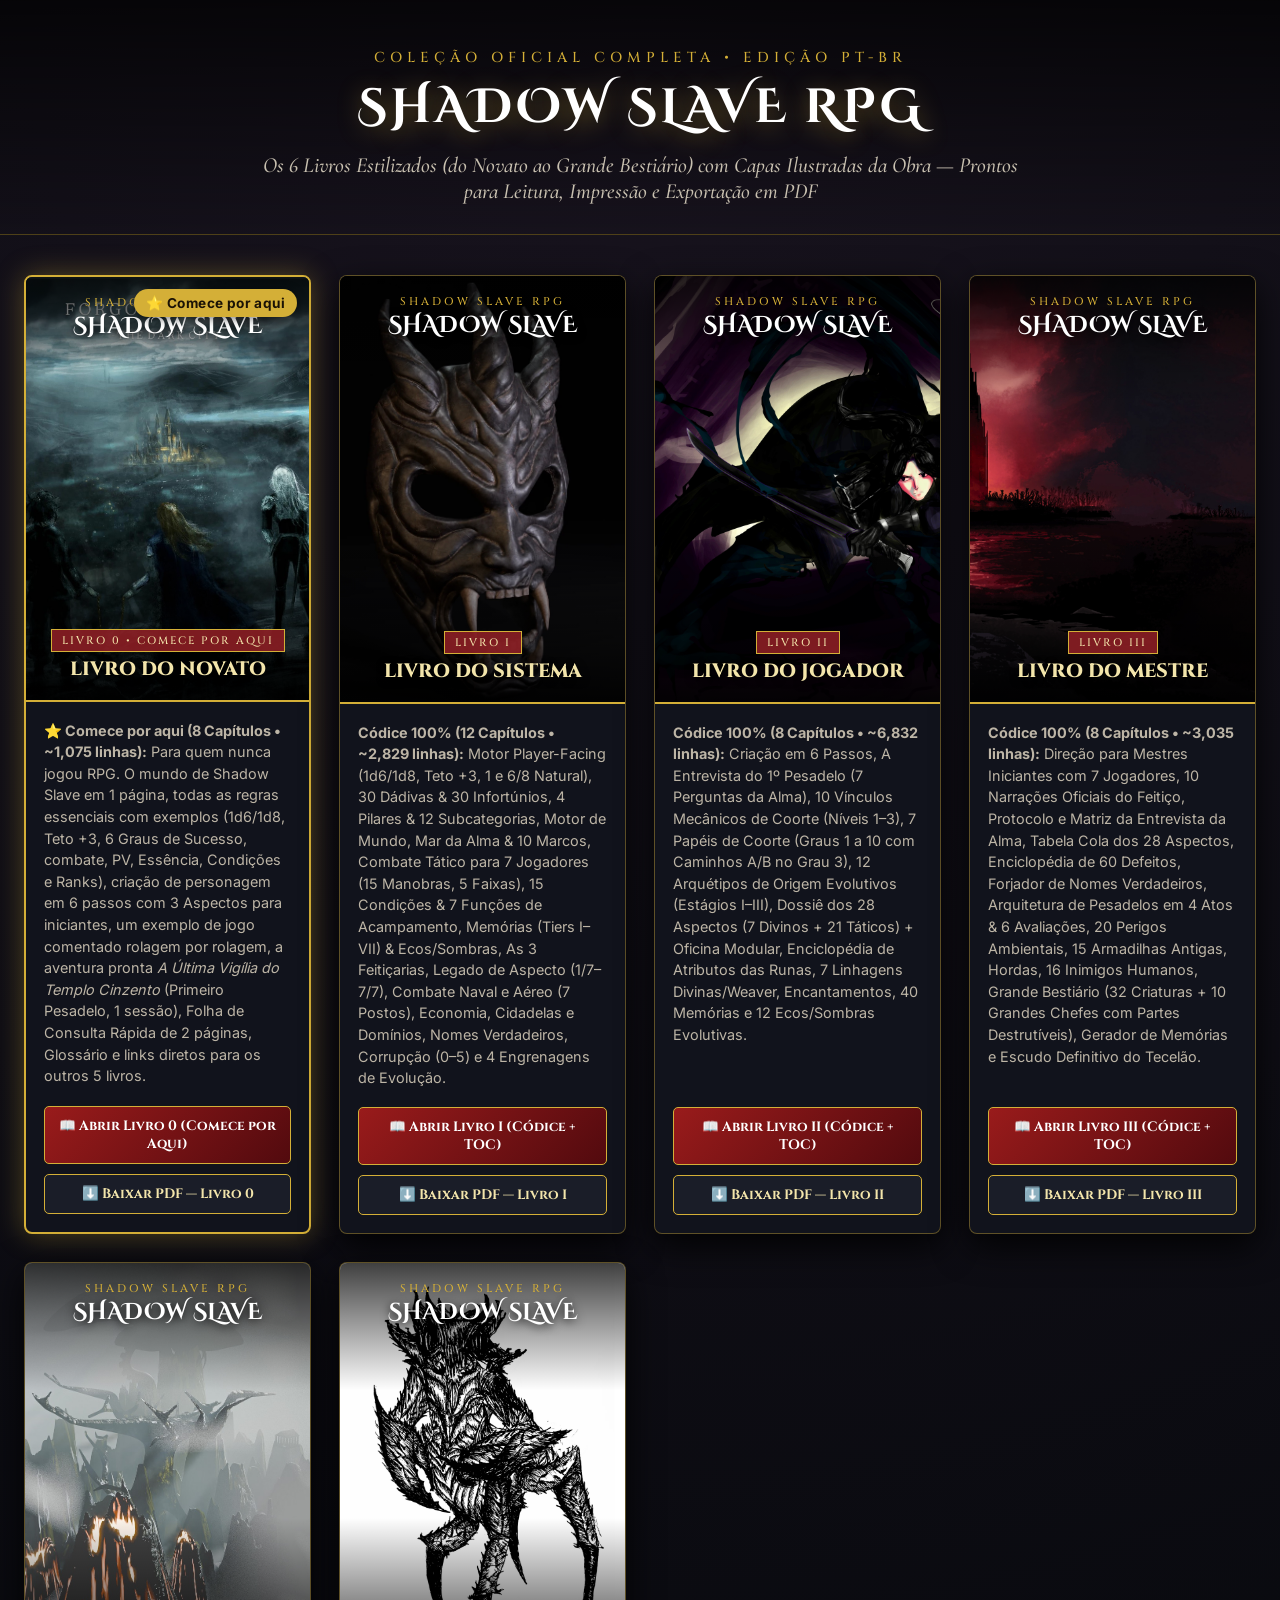
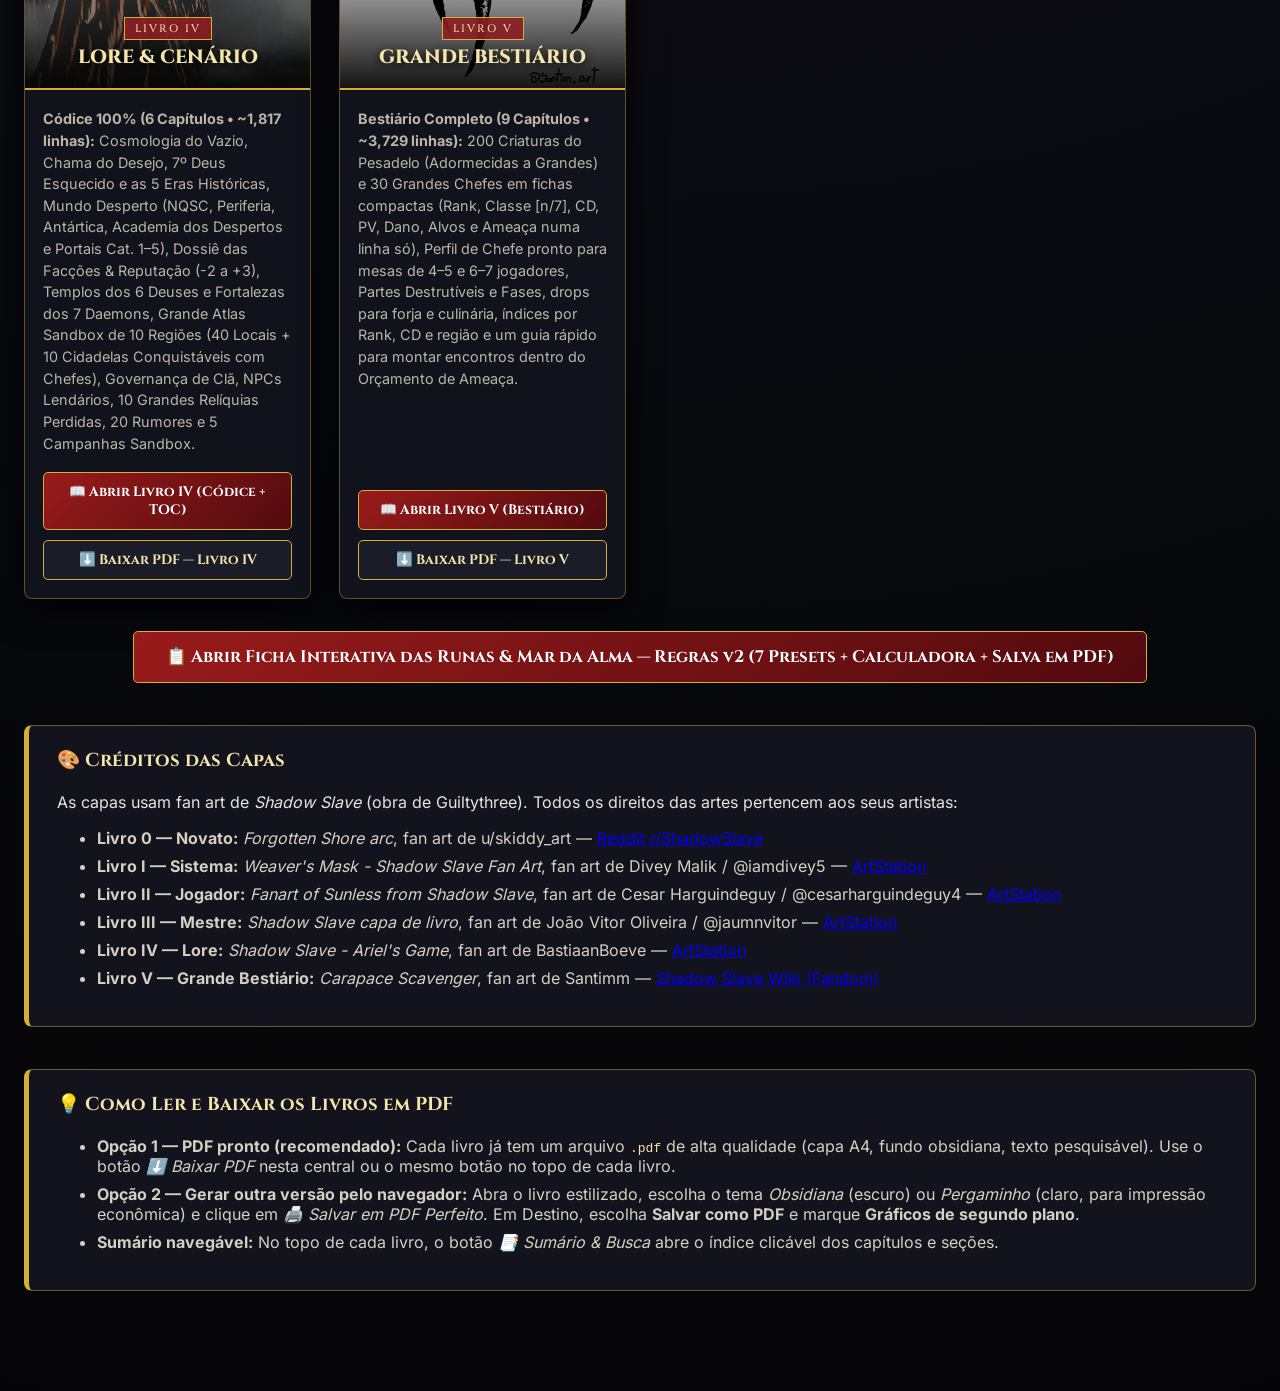
<file: index.html>
<!DOCTYPE html>
<html lang="pt-BR">
<head>
  <meta charset="UTF-8">
  <meta name="viewport" content="width=device-width, initial-scale=1">
  <title>Shadow Slave RPG — Biblioteca Oficial &amp; Exportador de PDFs</title>
  <style>
/* latin-ext */
@font-face {
  font-family: 'Cinzel';
  font-style: normal;
  font-weight: 500;
  font-display: swap;
  src: url(fonts/8vIJ7ww63mVu7gt7-GT7LEc.woff2) format('woff2');
  unicode-range: U+0100-02BA, U+02BD-02C5, U+02C7-02CC, U+02CE-02D7, U+02DD-02FF, U+0304, U+0308, U+0329, U+1D00-1DBF, U+1E00-1E9F, U+1EF2-1EFF, U+2020, U+20A0-20AB, U+20AD-20C4, U+2113, U+2C60-2C7F, U+A720-A7FF;
}
/* latin */
@font-face {
  font-family: 'Cinzel';
  font-style: normal;
  font-weight: 500;
  font-display: swap;
  src: url(fonts/8vIJ7ww63mVu7gt79mT7.woff2) format('woff2');
  unicode-range: U+0000-00FF, U+0131, U+0152-0153, U+02BB-02BC, U+02C6, U+02DA, U+02DC, U+0304, U+0308, U+0329, U+2000-206F, U+20AC, U+2122, U+2191, U+2193, U+2212, U+2215, U+FEFF, U+FFFD;
}
/* latin-ext */
@font-face {
  font-family: 'Cinzel';
  font-style: normal;
  font-weight: 700;
  font-display: swap;
  src: url(fonts/8vIJ7ww63mVu7gt7-GT7LEc.woff2) format('woff2');
  unicode-range: U+0100-02BA, U+02BD-02C5, U+02C7-02CC, U+02CE-02D7, U+02DD-02FF, U+0304, U+0308, U+0329, U+1D00-1DBF, U+1E00-1E9F, U+1EF2-1EFF, U+2020, U+20A0-20AB, U+20AD-20C4, U+2113, U+2C60-2C7F, U+A720-A7FF;
}
/* latin */
@font-face {
  font-family: 'Cinzel';
  font-style: normal;
  font-weight: 700;
  font-display: swap;
  src: url(fonts/8vIJ7ww63mVu7gt79mT7.woff2) format('woff2');
  unicode-range: U+0000-00FF, U+0131, U+0152-0153, U+02BB-02BC, U+02C6, U+02DA, U+02DC, U+0304, U+0308, U+0329, U+2000-206F, U+20AC, U+2122, U+2191, U+2193, U+2212, U+2215, U+FEFF, U+FFFD;
}
/* latin-ext */
@font-face {
  font-family: 'Cinzel';
  font-style: normal;
  font-weight: 800;
  font-display: swap;
  src: url(fonts/8vIJ7ww63mVu7gt7-GT7LEc.woff2) format('woff2');
  unicode-range: U+0100-02BA, U+02BD-02C5, U+02C7-02CC, U+02CE-02D7, U+02DD-02FF, U+0304, U+0308, U+0329, U+1D00-1DBF, U+1E00-1E9F, U+1EF2-1EFF, U+2020, U+20A0-20AB, U+20AD-20C4, U+2113, U+2C60-2C7F, U+A720-A7FF;
}
/* latin */
@font-face {
  font-family: 'Cinzel';
  font-style: normal;
  font-weight: 800;
  font-display: swap;
  src: url(fonts/8vIJ7ww63mVu7gt79mT7.woff2) format('woff2');
  unicode-range: U+0000-00FF, U+0131, U+0152-0153, U+02BB-02BC, U+02C6, U+02DA, U+02DC, U+0304, U+0308, U+0329, U+2000-206F, U+20AC, U+2122, U+2191, U+2193, U+2212, U+2215, U+FEFF, U+FFFD;
}
/* latin-ext */
@font-face {
  font-family: 'Cinzel Decorative';
  font-style: normal;
  font-weight: 700;
  font-display: swap;
  src: url(fonts/daaHSScvJGqLYhG8nNt8KPPswUAPniZoadlKSTG7lQ.woff2) format('woff2');
  unicode-range: U+0100-02BA, U+02BD-02C5, U+02C7-02CC, U+02CE-02D7, U+02DD-02FF, U+0304, U+0308, U+0329, U+1D00-1DBF, U+1E00-1E9F, U+1EF2-1EFF, U+2020, U+20A0-20AB, U+20AD-20C4, U+2113, U+2C60-2C7F, U+A720-A7FF;
}
/* latin */
@font-face {
  font-family: 'Cinzel Decorative';
  font-style: normal;
  font-weight: 700;
  font-display: swap;
  src: url(fonts/daaHSScvJGqLYhG8nNt8KPPswUAPniZoadlESTE.woff2) format('woff2');
  unicode-range: U+0000-00FF, U+0131, U+0152-0153, U+02BB-02BC, U+02C6, U+02DA, U+02DC, U+0304, U+0308, U+0329, U+2000-206F, U+20AC, U+2122, U+2191, U+2193, U+2212, U+2215, U+FEFF, U+FFFD;
}
/* latin-ext */
@font-face {
  font-family: 'Cinzel Decorative';
  font-style: normal;
  font-weight: 900;
  font-display: swap;
  src: url(fonts/daaHSScvJGqLYhG8nNt8KPPswUAPniZQa9lKSTG7lQ.woff2) format('woff2');
  unicode-range: U+0100-02BA, U+02BD-02C5, U+02C7-02CC, U+02CE-02D7, U+02DD-02FF, U+0304, U+0308, U+0329, U+1D00-1DBF, U+1E00-1E9F, U+1EF2-1EFF, U+2020, U+20A0-20AB, U+20AD-20C4, U+2113, U+2C60-2C7F, U+A720-A7FF;
}
/* latin */
@font-face {
  font-family: 'Cinzel Decorative';
  font-style: normal;
  font-weight: 900;
  font-display: swap;
  src: url(fonts/daaHSScvJGqLYhG8nNt8KPPswUAPniZQa9lESTE.woff2) format('woff2');
  unicode-range: U+0000-00FF, U+0131, U+0152-0153, U+02BB-02BC, U+02C6, U+02DA, U+02DC, U+0304, U+0308, U+0329, U+2000-206F, U+20AC, U+2122, U+2191, U+2193, U+2212, U+2215, U+FEFF, U+FFFD;
}
/* cyrillic-ext */
@font-face {
  font-family: 'Cormorant Garamond';
  font-style: italic;
  font-weight: 500;
  font-display: swap;
  src: url(fonts/co3smX5slCNuHLi8bLeY9MK7whWMhyjYrGFEsdtdc62E6zd5wDD-hdM8Efs.woff2) format('woff2');
  unicode-range: U+0460-052F, U+1C80-1C8A, U+20B4, U+2DE0-2DFF, U+A640-A69F, U+FE2E-FE2F;
}
/* cyrillic */
@font-face {
  font-family: 'Cormorant Garamond';
  font-style: italic;
  font-weight: 500;
  font-display: swap;
  src: url(fonts/co3smX5slCNuHLi8bLeY9MK7whWMhyjYrGFEsdtdc62E6zd5wDD-jNM8Efs.woff2) format('woff2');
  unicode-range: U+0301, U+0400-045F, U+0490-0491, U+04B0-04B1, U+2116;
}
/* vietnamese */
@font-face {
  font-family: 'Cormorant Garamond';
  font-style: italic;
  font-weight: 500;
  font-display: swap;
  src: url(fonts/co3smX5slCNuHLi8bLeY9MK7whWMhyjYrGFEsdtdc62E6zd5wDD-h9M8Efs.woff2) format('woff2');
  unicode-range: U+0102-0103, U+0110-0111, U+0128-0129, U+0168-0169, U+01A0-01A1, U+01AF-01B0, U+0300-0301, U+0303-0304, U+0308-0309, U+0323, U+0329, U+1EA0-1EF9, U+20AB;
}
/* latin-ext */
@font-face {
  font-family: 'Cormorant Garamond';
  font-style: italic;
  font-weight: 500;
  font-display: swap;
  src: url(fonts/co3smX5slCNuHLi8bLeY9MK7whWMhyjYrGFEsdtdc62E6zd5wDD-htM8Efs.woff2) format('woff2');
  unicode-range: U+0100-02BA, U+02BD-02C5, U+02C7-02CC, U+02CE-02D7, U+02DD-02FF, U+0304, U+0308, U+0329, U+1D00-1DBF, U+1E00-1E9F, U+1EF2-1EFF, U+2020, U+20A0-20AB, U+20AD-20C4, U+2113, U+2C60-2C7F, U+A720-A7FF;
}
/* latin */
@font-face {
  font-family: 'Cormorant Garamond';
  font-style: italic;
  font-weight: 500;
  font-display: swap;
  src: url(fonts/co3smX5slCNuHLi8bLeY9MK7whWMhyjYrGFEsdtdc62E6zd5wDD-iNM8.woff2) format('woff2');
  unicode-range: U+0000-00FF, U+0131, U+0152-0153, U+02BB-02BC, U+02C6, U+02DA, U+02DC, U+0304, U+0308, U+0329, U+2000-206F, U+20AC, U+2122, U+2191, U+2193, U+2212, U+2215, U+FEFF, U+FFFD;
}
/* cyrillic-ext */
@font-face {
  font-family: 'Cormorant Garamond';
  font-style: normal;
  font-weight: 500;
  font-display: swap;
  src: url(fonts/co3bmX5slCNuHLi8bLeY9MK7whWMhyjYpHtKgS4.woff2) format('woff2');
  unicode-range: U+0460-052F, U+1C80-1C8A, U+20B4, U+2DE0-2DFF, U+A640-A69F, U+FE2E-FE2F;
}
/* cyrillic */
@font-face {
  font-family: 'Cormorant Garamond';
  font-style: normal;
  font-weight: 500;
  font-display: swap;
  src: url(fonts/co3bmX5slCNuHLi8bLeY9MK7whWMhyjYrXtKgS4.woff2) format('woff2');
  unicode-range: U+0301, U+0400-045F, U+0490-0491, U+04B0-04B1, U+2116;
}
/* vietnamese */
@font-face {
  font-family: 'Cormorant Garamond';
  font-style: normal;
  font-weight: 500;
  font-display: swap;
  src: url(fonts/co3bmX5slCNuHLi8bLeY9MK7whWMhyjYpntKgS4.woff2) format('woff2');
  unicode-range: U+0102-0103, U+0110-0111, U+0128-0129, U+0168-0169, U+01A0-01A1, U+01AF-01B0, U+0300-0301, U+0303-0304, U+0308-0309, U+0323, U+0329, U+1EA0-1EF9, U+20AB;
}
/* latin-ext */
@font-face {
  font-family: 'Cormorant Garamond';
  font-style: normal;
  font-weight: 500;
  font-display: swap;
  src: url(fonts/co3bmX5slCNuHLi8bLeY9MK7whWMhyjYp3tKgS4.woff2) format('woff2');
  unicode-range: U+0100-02BA, U+02BD-02C5, U+02C7-02CC, U+02CE-02D7, U+02DD-02FF, U+0304, U+0308, U+0329, U+1D00-1DBF, U+1E00-1E9F, U+1EF2-1EFF, U+2020, U+20A0-20AB, U+20AD-20C4, U+2113, U+2C60-2C7F, U+A720-A7FF;
}
/* latin */
@font-face {
  font-family: 'Cormorant Garamond';
  font-style: normal;
  font-weight: 500;
  font-display: swap;
  src: url(fonts/co3bmX5slCNuHLi8bLeY9MK7whWMhyjYqXtK.woff2) format('woff2');
  unicode-range: U+0000-00FF, U+0131, U+0152-0153, U+02BB-02BC, U+02C6, U+02DA, U+02DC, U+0304, U+0308, U+0329, U+2000-206F, U+20AC, U+2122, U+2191, U+2193, U+2212, U+2215, U+FEFF, U+FFFD;
}
/* cyrillic-ext */
@font-face {
  font-family: 'Cormorant Garamond';
  font-style: normal;
  font-weight: 600;
  font-display: swap;
  src: url(fonts/co3bmX5slCNuHLi8bLeY9MK7whWMhyjYpHtKgS4.woff2) format('woff2');
  unicode-range: U+0460-052F, U+1C80-1C8A, U+20B4, U+2DE0-2DFF, U+A640-A69F, U+FE2E-FE2F;
}
/* cyrillic */
@font-face {
  font-family: 'Cormorant Garamond';
  font-style: normal;
  font-weight: 600;
  font-display: swap;
  src: url(fonts/co3bmX5slCNuHLi8bLeY9MK7whWMhyjYrXtKgS4.woff2) format('woff2');
  unicode-range: U+0301, U+0400-045F, U+0490-0491, U+04B0-04B1, U+2116;
}
/* vietnamese */
@font-face {
  font-family: 'Cormorant Garamond';
  font-style: normal;
  font-weight: 600;
  font-display: swap;
  src: url(fonts/co3bmX5slCNuHLi8bLeY9MK7whWMhyjYpntKgS4.woff2) format('woff2');
  unicode-range: U+0102-0103, U+0110-0111, U+0128-0129, U+0168-0169, U+01A0-01A1, U+01AF-01B0, U+0300-0301, U+0303-0304, U+0308-0309, U+0323, U+0329, U+1EA0-1EF9, U+20AB;
}
/* latin-ext */
@font-face {
  font-family: 'Cormorant Garamond';
  font-style: normal;
  font-weight: 600;
  font-display: swap;
  src: url(fonts/co3bmX5slCNuHLi8bLeY9MK7whWMhyjYp3tKgS4.woff2) format('woff2');
  unicode-range: U+0100-02BA, U+02BD-02C5, U+02C7-02CC, U+02CE-02D7, U+02DD-02FF, U+0304, U+0308, U+0329, U+1D00-1DBF, U+1E00-1E9F, U+1EF2-1EFF, U+2020, U+20A0-20AB, U+20AD-20C4, U+2113, U+2C60-2C7F, U+A720-A7FF;
}
/* latin */
@font-face {
  font-family: 'Cormorant Garamond';
  font-style: normal;
  font-weight: 600;
  font-display: swap;
  src: url(fonts/co3bmX5slCNuHLi8bLeY9MK7whWMhyjYqXtK.woff2) format('woff2');
  unicode-range: U+0000-00FF, U+0131, U+0152-0153, U+02BB-02BC, U+02C6, U+02DA, U+02DC, U+0304, U+0308, U+0329, U+2000-206F, U+20AC, U+2122, U+2191, U+2193, U+2212, U+2215, U+FEFF, U+FFFD;
}
/* cyrillic-ext */
@font-face {
  font-family: 'Cormorant Garamond';
  font-style: normal;
  font-weight: 700;
  font-display: swap;
  src: url(fonts/co3bmX5slCNuHLi8bLeY9MK7whWMhyjYpHtKgS4.woff2) format('woff2');
  unicode-range: U+0460-052F, U+1C80-1C8A, U+20B4, U+2DE0-2DFF, U+A640-A69F, U+FE2E-FE2F;
}
/* cyrillic */
@font-face {
  font-family: 'Cormorant Garamond';
  font-style: normal;
  font-weight: 700;
  font-display: swap;
  src: url(fonts/co3bmX5slCNuHLi8bLeY9MK7whWMhyjYrXtKgS4.woff2) format('woff2');
  unicode-range: U+0301, U+0400-045F, U+0490-0491, U+04B0-04B1, U+2116;
}
/* vietnamese */
@font-face {
  font-family: 'Cormorant Garamond';
  font-style: normal;
  font-weight: 700;
  font-display: swap;
  src: url(fonts/co3bmX5slCNuHLi8bLeY9MK7whWMhyjYpntKgS4.woff2) format('woff2');
  unicode-range: U+0102-0103, U+0110-0111, U+0128-0129, U+0168-0169, U+01A0-01A1, U+01AF-01B0, U+0300-0301, U+0303-0304, U+0308-0309, U+0323, U+0329, U+1EA0-1EF9, U+20AB;
}
/* latin-ext */
@font-face {
  font-family: 'Cormorant Garamond';
  font-style: normal;
  font-weight: 700;
  font-display: swap;
  src: url(fonts/co3bmX5slCNuHLi8bLeY9MK7whWMhyjYp3tKgS4.woff2) format('woff2');
  unicode-range: U+0100-02BA, U+02BD-02C5, U+02C7-02CC, U+02CE-02D7, U+02DD-02FF, U+0304, U+0308, U+0329, U+1D00-1DBF, U+1E00-1E9F, U+1EF2-1EFF, U+2020, U+20A0-20AB, U+20AD-20C4, U+2113, U+2C60-2C7F, U+A720-A7FF;
}
/* latin */
@font-face {
  font-family: 'Cormorant Garamond';
  font-style: normal;
  font-weight: 700;
  font-display: swap;
  src: url(fonts/co3bmX5slCNuHLi8bLeY9MK7whWMhyjYqXtK.woff2) format('woff2');
  unicode-range: U+0000-00FF, U+0131, U+0152-0153, U+02BB-02BC, U+02C6, U+02DA, U+02DC, U+0304, U+0308, U+0329, U+2000-206F, U+20AC, U+2122, U+2191, U+2193, U+2212, U+2215, U+FEFF, U+FFFD;
}
/* cyrillic-ext */
@font-face {
  font-family: 'Inter';
  font-style: normal;
  font-weight: 400;
  font-display: swap;
  src: url(fonts/UcC73FwrK3iLTeHuS_nVMrMxCp50SjIa2JL7SUc.woff2) format('woff2');
  unicode-range: U+0460-052F, U+1C80-1C8A, U+20B4, U+2DE0-2DFF, U+A640-A69F, U+FE2E-FE2F;
}
/* cyrillic */
@font-face {
  font-family: 'Inter';
  font-style: normal;
  font-weight: 400;
  font-display: swap;
  src: url(fonts/UcC73FwrK3iLTeHuS_nVMrMxCp50SjIa0ZL7SUc.woff2) format('woff2');
  unicode-range: U+0301, U+0400-045F, U+0490-0491, U+04B0-04B1, U+2116;
}
/* greek-ext */
@font-face {
  font-family: 'Inter';
  font-style: normal;
  font-weight: 400;
  font-display: swap;
  src: url(fonts/UcC73FwrK3iLTeHuS_nVMrMxCp50SjIa2ZL7SUc.woff2) format('woff2');
  unicode-range: U+1F00-1FFF;
}
/* greek */
@font-face {
  font-family: 'Inter';
  font-style: normal;
  font-weight: 400;
  font-display: swap;
  src: url(fonts/UcC73FwrK3iLTeHuS_nVMrMxCp50SjIa1pL7SUc.woff2) format('woff2');
  unicode-range: U+0370-0377, U+037A-037F, U+0384-038A, U+038C, U+038E-03A1, U+03A3-03FF;
}
/* vietnamese */
@font-face {
  font-family: 'Inter';
  font-style: normal;
  font-weight: 400;
  font-display: swap;
  src: url(fonts/UcC73FwrK3iLTeHuS_nVMrMxCp50SjIa2pL7SUc.woff2) format('woff2');
  unicode-range: U+0102-0103, U+0110-0111, U+0128-0129, U+0168-0169, U+01A0-01A1, U+01AF-01B0, U+0300-0301, U+0303-0304, U+0308-0309, U+0323, U+0329, U+1EA0-1EF9, U+20AB;
}
/* latin-ext */
@font-face {
  font-family: 'Inter';
  font-style: normal;
  font-weight: 400;
  font-display: swap;
  src: url(fonts/UcC73FwrK3iLTeHuS_nVMrMxCp50SjIa25L7SUc.woff2) format('woff2');
  unicode-range: U+0100-02BA, U+02BD-02C5, U+02C7-02CC, U+02CE-02D7, U+02DD-02FF, U+0304, U+0308, U+0329, U+1D00-1DBF, U+1E00-1E9F, U+1EF2-1EFF, U+2020, U+20A0-20AB, U+20AD-20C4, U+2113, U+2C60-2C7F, U+A720-A7FF;
}
/* latin */
@font-face {
  font-family: 'Inter';
  font-style: normal;
  font-weight: 400;
  font-display: swap;
  src: url(fonts/UcC73FwrK3iLTeHuS_nVMrMxCp50SjIa1ZL7.woff2) format('woff2');
  unicode-range: U+0000-00FF, U+0131, U+0152-0153, U+02BB-02BC, U+02C6, U+02DA, U+02DC, U+0304, U+0308, U+0329, U+2000-206F, U+20AC, U+2122, U+2191, U+2193, U+2212, U+2215, U+FEFF, U+FFFD;
}
/* cyrillic-ext */
@font-face {
  font-family: 'Inter';
  font-style: normal;
  font-weight: 500;
  font-display: swap;
  src: url(fonts/UcC73FwrK3iLTeHuS_nVMrMxCp50SjIa2JL7SUc.woff2) format('woff2');
  unicode-range: U+0460-052F, U+1C80-1C8A, U+20B4, U+2DE0-2DFF, U+A640-A69F, U+FE2E-FE2F;
}
/* cyrillic */
@font-face {
  font-family: 'Inter';
  font-style: normal;
  font-weight: 500;
  font-display: swap;
  src: url(fonts/UcC73FwrK3iLTeHuS_nVMrMxCp50SjIa0ZL7SUc.woff2) format('woff2');
  unicode-range: U+0301, U+0400-045F, U+0490-0491, U+04B0-04B1, U+2116;
}
/* greek-ext */
@font-face {
  font-family: 'Inter';
  font-style: normal;
  font-weight: 500;
  font-display: swap;
  src: url(fonts/UcC73FwrK3iLTeHuS_nVMrMxCp50SjIa2ZL7SUc.woff2) format('woff2');
  unicode-range: U+1F00-1FFF;
}
/* greek */
@font-face {
  font-family: 'Inter';
  font-style: normal;
  font-weight: 500;
  font-display: swap;
  src: url(fonts/UcC73FwrK3iLTeHuS_nVMrMxCp50SjIa1pL7SUc.woff2) format('woff2');
  unicode-range: U+0370-0377, U+037A-037F, U+0384-038A, U+038C, U+038E-03A1, U+03A3-03FF;
}
/* vietnamese */
@font-face {
  font-family: 'Inter';
  font-style: normal;
  font-weight: 500;
  font-display: swap;
  src: url(fonts/UcC73FwrK3iLTeHuS_nVMrMxCp50SjIa2pL7SUc.woff2) format('woff2');
  unicode-range: U+0102-0103, U+0110-0111, U+0128-0129, U+0168-0169, U+01A0-01A1, U+01AF-01B0, U+0300-0301, U+0303-0304, U+0308-0309, U+0323, U+0329, U+1EA0-1EF9, U+20AB;
}
/* latin-ext */
@font-face {
  font-family: 'Inter';
  font-style: normal;
  font-weight: 500;
  font-display: swap;
  src: url(fonts/UcC73FwrK3iLTeHuS_nVMrMxCp50SjIa25L7SUc.woff2) format('woff2');
  unicode-range: U+0100-02BA, U+02BD-02C5, U+02C7-02CC, U+02CE-02D7, U+02DD-02FF, U+0304, U+0308, U+0329, U+1D00-1DBF, U+1E00-1E9F, U+1EF2-1EFF, U+2020, U+20A0-20AB, U+20AD-20C4, U+2113, U+2C60-2C7F, U+A720-A7FF;
}
/* latin */
@font-face {
  font-family: 'Inter';
  font-style: normal;
  font-weight: 500;
  font-display: swap;
  src: url(fonts/UcC73FwrK3iLTeHuS_nVMrMxCp50SjIa1ZL7.woff2) format('woff2');
  unicode-range: U+0000-00FF, U+0131, U+0152-0153, U+02BB-02BC, U+02C6, U+02DA, U+02DC, U+0304, U+0308, U+0329, U+2000-206F, U+20AC, U+2122, U+2191, U+2193, U+2212, U+2215, U+FEFF, U+FFFD;
}
/* cyrillic-ext */
@font-face {
  font-family: 'Inter';
  font-style: normal;
  font-weight: 600;
  font-display: swap;
  src: url(fonts/UcC73FwrK3iLTeHuS_nVMrMxCp50SjIa2JL7SUc.woff2) format('woff2');
  unicode-range: U+0460-052F, U+1C80-1C8A, U+20B4, U+2DE0-2DFF, U+A640-A69F, U+FE2E-FE2F;
}
/* cyrillic */
@font-face {
  font-family: 'Inter';
  font-style: normal;
  font-weight: 600;
  font-display: swap;
  src: url(fonts/UcC73FwrK3iLTeHuS_nVMrMxCp50SjIa0ZL7SUc.woff2) format('woff2');
  unicode-range: U+0301, U+0400-045F, U+0490-0491, U+04B0-04B1, U+2116;
}
/* greek-ext */
@font-face {
  font-family: 'Inter';
  font-style: normal;
  font-weight: 600;
  font-display: swap;
  src: url(fonts/UcC73FwrK3iLTeHuS_nVMrMxCp50SjIa2ZL7SUc.woff2) format('woff2');
  unicode-range: U+1F00-1FFF;
}
/* greek */
@font-face {
  font-family: 'Inter';
  font-style: normal;
  font-weight: 600;
  font-display: swap;
  src: url(fonts/UcC73FwrK3iLTeHuS_nVMrMxCp50SjIa1pL7SUc.woff2) format('woff2');
  unicode-range: U+0370-0377, U+037A-037F, U+0384-038A, U+038C, U+038E-03A1, U+03A3-03FF;
}
/* vietnamese */
@font-face {
  font-family: 'Inter';
  font-style: normal;
  font-weight: 600;
  font-display: swap;
  src: url(fonts/UcC73FwrK3iLTeHuS_nVMrMxCp50SjIa2pL7SUc.woff2) format('woff2');
  unicode-range: U+0102-0103, U+0110-0111, U+0128-0129, U+0168-0169, U+01A0-01A1, U+01AF-01B0, U+0300-0301, U+0303-0304, U+0308-0309, U+0323, U+0329, U+1EA0-1EF9, U+20AB;
}
/* latin-ext */
@font-face {
  font-family: 'Inter';
  font-style: normal;
  font-weight: 600;
  font-display: swap;
  src: url(fonts/UcC73FwrK3iLTeHuS_nVMrMxCp50SjIa25L7SUc.woff2) format('woff2');
  unicode-range: U+0100-02BA, U+02BD-02C5, U+02C7-02CC, U+02CE-02D7, U+02DD-02FF, U+0304, U+0308, U+0329, U+1D00-1DBF, U+1E00-1E9F, U+1EF2-1EFF, U+2020, U+20A0-20AB, U+20AD-20C4, U+2113, U+2C60-2C7F, U+A720-A7FF;
}
/* latin */
@font-face {
  font-family: 'Inter';
  font-style: normal;
  font-weight: 600;
  font-display: swap;
  src: url(fonts/UcC73FwrK3iLTeHuS_nVMrMxCp50SjIa1ZL7.woff2) format('woff2');
  unicode-range: U+0000-00FF, U+0131, U+0152-0153, U+02BB-02BC, U+02C6, U+02DA, U+02DC, U+0304, U+0308, U+0329, U+2000-206F, U+20AC, U+2122, U+2191, U+2193, U+2212, U+2215, U+FEFF, U+FFFD;
}
/* cyrillic-ext */
@font-face {
  font-family: 'Inter';
  font-style: normal;
  font-weight: 700;
  font-display: swap;
  src: url(fonts/UcC73FwrK3iLTeHuS_nVMrMxCp50SjIa2JL7SUc.woff2) format('woff2');
  unicode-range: U+0460-052F, U+1C80-1C8A, U+20B4, U+2DE0-2DFF, U+A640-A69F, U+FE2E-FE2F;
}
/* cyrillic */
@font-face {
  font-family: 'Inter';
  font-style: normal;
  font-weight: 700;
  font-display: swap;
  src: url(fonts/UcC73FwrK3iLTeHuS_nVMrMxCp50SjIa0ZL7SUc.woff2) format('woff2');
  unicode-range: U+0301, U+0400-045F, U+0490-0491, U+04B0-04B1, U+2116;
}
/* greek-ext */
@font-face {
  font-family: 'Inter';
  font-style: normal;
  font-weight: 700;
  font-display: swap;
  src: url(fonts/UcC73FwrK3iLTeHuS_nVMrMxCp50SjIa2ZL7SUc.woff2) format('woff2');
  unicode-range: U+1F00-1FFF;
}
/* greek */
@font-face {
  font-family: 'Inter';
  font-style: normal;
  font-weight: 700;
  font-display: swap;
  src: url(fonts/UcC73FwrK3iLTeHuS_nVMrMxCp50SjIa1pL7SUc.woff2) format('woff2');
  unicode-range: U+0370-0377, U+037A-037F, U+0384-038A, U+038C, U+038E-03A1, U+03A3-03FF;
}
/* vietnamese */
@font-face {
  font-family: 'Inter';
  font-style: normal;
  font-weight: 700;
  font-display: swap;
  src: url(fonts/UcC73FwrK3iLTeHuS_nVMrMxCp50SjIa2pL7SUc.woff2) format('woff2');
  unicode-range: U+0102-0103, U+0110-0111, U+0128-0129, U+0168-0169, U+01A0-01A1, U+01AF-01B0, U+0300-0301, U+0303-0304, U+0308-0309, U+0323, U+0329, U+1EA0-1EF9, U+20AB;
}
/* latin-ext */
@font-face {
  font-family: 'Inter';
  font-style: normal;
  font-weight: 700;
  font-display: swap;
  src: url(fonts/UcC73FwrK3iLTeHuS_nVMrMxCp50SjIa25L7SUc.woff2) format('woff2');
  unicode-range: U+0100-02BA, U+02BD-02C5, U+02C7-02CC, U+02CE-02D7, U+02DD-02FF, U+0304, U+0308, U+0329, U+1D00-1DBF, U+1E00-1E9F, U+1EF2-1EFF, U+2020, U+20A0-20AB, U+20AD-20C4, U+2113, U+2C60-2C7F, U+A720-A7FF;
}
/* latin */
@font-face {
  font-family: 'Inter';
  font-style: normal;
  font-weight: 700;
  font-display: swap;
  src: url(fonts/UcC73FwrK3iLTeHuS_nVMrMxCp50SjIa1ZL7.woff2) format('woff2');
  unicode-range: U+0000-00FF, U+0131, U+0152-0153, U+02BB-02BC, U+02C6, U+02DA, U+02DC, U+0304, U+0308, U+0329, U+2000-206F, U+20AC, U+2122, U+2191, U+2193, U+2212, U+2215, U+FEFF, U+FFFD;
}

    * { box-sizing: border-box; }
    body {
      margin: 0;
      padding: 0;
      background: radial-gradient(circle at top, #18131e 0%, #090a0f 60%, #050507 100%);
      color: #e8e4dc;
      font-family: 'Inter', sans-serif;
      min-height: 100vh;
    }
    header {
      text-align: center;
      padding: 48px 20px 30px 20px;
      border-bottom: 1px solid rgba(212, 175, 55, 0.35);
      background: linear-gradient(180deg, rgba(0,0,0,0.7), transparent);
    }
    .subtitle-top {
      font-family: 'Cinzel', serif;
      color: #d4af37;
      letter-spacing: 5px;
      font-size: 0.9rem;
      text-transform: uppercase;
      margin-bottom: 8px;
    }
    h1 {
      font-family: 'Cinzel Decorative', serif;
      font-size: 3rem;
      margin: 0;
      color: #fff;
      text-shadow: 0 4px 24px rgba(212, 175, 55, 0.45);
      letter-spacing: 3px;
    }
    .desc {
      font-family: 'Cormorant Garamond', serif;
      font-style: italic;
      font-size: 1.35rem;
      color: #c8c0b0;
      max-width: 760px;
      margin: 12px auto 0 auto;
    }
    .container {
      max-width: 1320px;
      margin: 40px auto;
      padding: 0 24px 60px 24px;
    }
    .books-grid {
      display: grid;
      grid-template-columns: repeat(auto-fit, minmax(280px, 1fr));
      gap: 28px;
    }
    .book-card {
      background: #11131c;
      border: 1px solid rgba(212, 175, 55, 0.4);
      border-radius: 8px;
      overflow: hidden;
      display: flex;
      flex-direction: column;
      box-shadow: 0 12px 35px rgba(0,0,0,0.85);
      transition: transform 0.25s ease, box-shadow 0.25s ease;
    }
    .book-card-start { border: 2px solid #d4af37 !important; box-shadow: 0 0 28px rgba(212,175,55,0.35); }
    .start-ribbon { position: absolute; top: 12px; right: 12px; z-index: 3; background: #d4af37; color: #1a1205; font-weight: 800; padding: 6px 12px; border-radius: 999px; font-size: 0.85rem; letter-spacing: .03em; box-shadow: 0 2px 10px rgba(0,0,0,.5); }
    .book-card:hover {
      transform: translateY(-6px);
      box-shadow: 0 18px 45px rgba(212, 175, 55, 0.22);
      border-color: #d4af37;
    }
    .cover-thumb-wrap {
      position: relative;
      width: 100%;
      aspect-ratio: 2 / 3;
      overflow: hidden;
      background: #050507;
      border-bottom: 2px solid #d4af37;
    }
    .cover-thumb-wrap img {
      width: 100%;
      height: 100%;
      object-fit: cover;
      transition: transform 0.4s ease;
    }
    .book-card:hover .cover-thumb-wrap img { transform: scale(1.04); }
    .cover-thumb-overlay {
      position: absolute;
      inset: 0;
      background: linear-gradient(180deg, rgba(0,0,0,0.75) 0%, transparent 30%, transparent 60%, rgba(0,0,0,0.92) 100%);
      display: flex;
      flex-direction: column;
      justify-content: space-between;
      padding: 18px;
      text-align: center;
      pointer-events: none;
    }
    .thumb-series {
      font-family: 'Cinzel', serif;
      font-size: 0.7rem;
      letter-spacing: 3px;
      color: #d4af37;
      text-transform: uppercase;
    }
    .thumb-main {
      font-family: 'Cinzel Decorative', serif;
      font-size: 1.45rem;
      color: #fff;
      text-shadow: 0 2px 10px #000;
    }
    .thumb-badge {
      display: inline-block;
      background: rgba(139, 30, 36, 0.9);
      border: 1px solid #d4af37;
      color: #f3e5ab;
      font-family: 'Cinzel', serif;
      font-size: 0.68rem;
      padding: 3px 10px;
      letter-spacing: 2px;
      text-transform: uppercase;
      margin-bottom: 4px;
    }
    .thumb-book-title {
      font-family: 'Cinzel', serif;
      font-size: 1.2rem;
      font-weight: 800;
      color: #f3e5ab;
      text-shadow: 0 2px 8px #000;
    }
    .card-body {
      padding: 18px;
      flex: 1;
      display: flex;
      flex-direction: column;
      justify-content: space-between;
    }
    .card-body p {
      font-size: 0.9rem;
      color: #bdb5a6;
      margin: 0 0 18px 0;
      line-height: 1.5;
    }
    .card-actions {
      display: flex;
      flex-direction: column;
      gap: 10px;
    }
    .btn {
      display: block;
      text-align: center;
      font-family: 'Cinzel', serif;
      font-weight: 700;
      font-size: 0.85rem;
      padding: 10px 14px;
      border-radius: 5px;
      text-decoration: none;
      border: 1px solid #d4af37;
      background: linear-gradient(135deg, #991b1b, #520a0e);
      color: #fff;
      transition: all 0.2s ease;
    }
    .btn:hover {
      background: linear-gradient(135deg, #b91c1c, #7f1d1d);
      box-shadow: 0 0 15px rgba(212, 175, 55, 0.45);
    }
    .btn-secondary {
      background: #1a1d28;
      color: #f3e5ab;
    }
    .instructions-box {
      margin-top: 42px;
      background: rgba(20, 22, 32, 0.9);
      border: 1px solid rgba(212, 175, 55, 0.45);
      border-left: 5px solid #d4af37;
      border-radius: 8px;
      padding: 22px 28px;
    }
    .instructions-box h3 {
      font-family: 'Cinzel', serif;
      color: #f3e5ab;
      margin-top: 0;
    }
    .instructions-box li {
      margin-bottom: 8px;
      color: #d6cfc2;
    }
    code { color: #f3e5ab; }
  </style>
</head>
<body>
  <header>
    <div class="subtitle-top">Coleção Oficial Completa • Edição PT-BR</div>
    <h1>SHADOW SLAVE RPG</h1>
    <div class="desc">Os 6 Livros Estilizados (do Novato ao Grande Bestiário) com Capas Ilustradas da Obra — Prontos para Leitura, Impressão e Exportação em PDF</div>
  </header>

  <div class="container">
    <div class="books-grid">

      <div class="book-card book-card-start">
        <div class="cover-thumb-wrap">
          <img src="capas/capa_novato.jpg" alt="Livro 0 — Livro do Novato">
          <div class="start-ribbon">⭐ Comece por aqui</div>
          <div class="cover-thumb-overlay">
            <div>
              <div class="thumb-series">Shadow Slave RPG</div>
              <div class="thumb-main">SHADOW SLAVE</div>
            </div>
            <div>
              <div class="thumb-badge">Livro 0 • Comece por Aqui</div>
              <div class="thumb-book-title">LIVRO DO NOVATO</div>
            </div>
          </div>
        </div>
        <div class="card-body">
          <p><strong>⭐ Comece por aqui (8 Capítulos • ~1,075 linhas):</strong> Para quem nunca jogou RPG. O mundo de Shadow Slave em 1 página, todas as regras essenciais com exemplos (1d6/1d8, Teto +3, 6 Graus de Sucesso, combate, PV, Essência, Condições e Ranks), criação de personagem em 6 passos com 3 Aspectos para iniciantes, um exemplo de jogo comentado rolagem por rolagem, a aventura pronta <em>A Última Vigília do Templo Cinzento</em> (Primeiro Pesadelo, 1 sessão), Folha de Consulta Rápida de 2 páginas, Glossário e links diretos para os outros 5 livros.</p>
          <div class="card-actions">
            <a class="btn" href="00_Livro_do_Novato_Estilizado.html">📖 Abrir Livro 0 (Comece por Aqui)</a>
            <a class="btn btn-secondary" href="Livro_00_Novato.pdf" download>⬇️ Baixar PDF — Livro 0</a>
          </div>
        </div>
      </div>

      <div class="book-card">
        <div class="cover-thumb-wrap">
          <img src="capas/capa_sistema.jpg" alt="Livro 1 — Livro do Sistema">
          <div class="cover-thumb-overlay">
            <div>
              <div class="thumb-series">Shadow Slave RPG</div>
              <div class="thumb-main">SHADOW SLAVE</div>
            </div>
            <div>
              <div class="thumb-badge">Livro I</div>
              <div class="thumb-book-title">LIVRO DO SISTEMA</div>
            </div>
          </div>
        </div>
        <div class="card-body">
          <p><strong>Códice 100% (12 Capítulos • ~2,829 linhas):</strong> Motor Player-Facing (1d6/1d8, Teto +3, 1 e 6/8 Natural), 30 Dádivas &amp; 30 Infortúnios, 4 Pilares &amp; 12 Subcategorias, Motor de Mundo, Mar da Alma &amp; 10 Marcos, Combate Tático para 7 Jogadores (15 Manobras, 5 Faixas), 15 Condições &amp; 7 Funções de Acampamento, Memórias (Tiers I–VII) &amp; Ecos/Sombras, As 3 Feitiçarias, Legado de Aspecto (1/7–7/7), Combate Naval e Aéreo (7 Postos), Economia, Cidadelas e Domínios, Nomes Verdadeiros, Corrupção (0–5) e 4 Engrenagens de Evolução.</p>
          <div class="card-actions">
            <a class="btn" href="Livro_01_Sistema_Estilizado.html">📖 Abrir Livro I (Códice + TOC)</a>
            <a class="btn btn-secondary" href="Livro_01_Sistema.pdf" download>⬇️ Baixar PDF — Livro I</a>
          </div>
        </div>
      </div>

      <div class="book-card">
        <div class="cover-thumb-wrap">
          <img src="capas/capa_jogador.jpg" alt="Livro 2 — Livro do Jogador">
          <div class="cover-thumb-overlay">
            <div>
              <div class="thumb-series">Shadow Slave RPG</div>
              <div class="thumb-main">SHADOW SLAVE</div>
            </div>
            <div>
              <div class="thumb-badge">Livro II</div>
              <div class="thumb-book-title">LIVRO DO JOGADOR</div>
            </div>
          </div>
        </div>
        <div class="card-body">
          <p><strong>Códice 100% (8 Capítulos • ~6,832 linhas):</strong> Criação em 6 Passos, A Entrevista do 1º Pesadelo (7 Perguntas da Alma), 10 Vínculos Mecânicos de Coorte (Níveis 1–3), 7 Papéis de Coorte (Graus 1 a 10 com Caminhos A/B no Grau 3), 12 Arquétipos de Origem Evolutivos (Estágios I–III), Dossiê dos 28 Aspectos (7 Divinos + 21 Táticos) + Oficina Modular, Enciclopédia de Atributos das Runas, 7 Linhagens Divinas/Weaver, Encantamentos, 40 Memórias e 12 Ecos/Sombras Evolutivas.</p>
          <div class="card-actions">
            <a class="btn" href="Livro_02_Jogador_Estilizado.html">📖 Abrir Livro II (Códice + TOC)</a>
            <a class="btn btn-secondary" href="Livro_02_Jogador.pdf" download>⬇️ Baixar PDF — Livro II</a>
          </div>
        </div>
      </div>

      <div class="book-card">
        <div class="cover-thumb-wrap">
          <img src="capas/capa_mestre.jpg" alt="Livro 3 — Livro do Mestre">
          <div class="cover-thumb-overlay">
            <div>
              <div class="thumb-series">Shadow Slave RPG</div>
              <div class="thumb-main">SHADOW SLAVE</div>
            </div>
            <div>
              <div class="thumb-badge">Livro III</div>
              <div class="thumb-book-title">LIVRO DO MESTRE</div>
            </div>
          </div>
        </div>
        <div class="card-body">
          <p><strong>Códice 100% (8 Capítulos • ~3,035 linhas):</strong> Direção para Mestres Iniciantes com 7 Jogadores, 10 Narrações Oficiais do Feitiço, Protocolo e Matriz da Entrevista da Alma, Tabela Cola dos 28 Aspectos, Enciclopédia de 60 Defeitos, Forjador de Nomes Verdadeiros, Arquitetura de Pesadelos em 4 Atos &amp; 6 Avaliações, 20 Perigos Ambientais, 15 Armadilhas Antigas, Hordas, 16 Inimigos Humanos, Grande Bestiário (32 Criaturas + 10 Grandes Chefes com Partes Destrutíveis), Gerador de Memórias e Escudo Definitivo do Tecelão.</p>
          <div class="card-actions">
            <a class="btn" href="Livro_03_Mestre_Estilizado.html">📖 Abrir Livro III (Códice + TOC)</a>
            <a class="btn btn-secondary" href="Livro_03_Mestre.pdf" download>⬇️ Baixar PDF — Livro III</a>
          </div>
        </div>
      </div>

      <div class="book-card">
        <div class="cover-thumb-wrap">
          <img src="capas/capa_lore.jpg" alt="Livro 4 — Lore e Cenário">
          <div class="cover-thumb-overlay">
            <div>
              <div class="thumb-series">Shadow Slave RPG</div>
              <div class="thumb-main">SHADOW SLAVE</div>
            </div>
            <div>
              <div class="thumb-badge">Livro IV</div>
              <div class="thumb-book-title">LORE &amp; CENÁRIO</div>
            </div>
          </div>
        </div>
        <div class="card-body">
          <p><strong>Códice 100% (6 Capítulos • ~1,817 linhas):</strong> Cosmologia do Vazio, Chama do Desejo, 7º Deus Esquecido e as 5 Eras Históricas, Mundo Desperto (NQSC, Periferia, Antártica, Academia dos Despertos e Portais Cat. 1–5), Dossiê das Facções &amp; Reputação (-2 a +3), Templos dos 6 Deuses e Fortalezas dos 7 Daemons, Grande Atlas Sandbox de 10 Regiões (40 Locais + 10 Cidadelas Conquistáveis com Chefes), Governança de Clã, NPCs Lendários, 10 Grandes Relíquias Perdidas, 20 Rumores e 5 Campanhas Sandbox.</p>
          <div class="card-actions">
            <a class="btn" href="Livro_04_Lore_Cenario_Estilizado.html">📖 Abrir Livro IV (Códice + TOC)</a>
            <a class="btn btn-secondary" href="Livro_04_Lore_Cenario.pdf" download>⬇️ Baixar PDF — Livro IV</a>
          </div>
        </div>
      </div>

      <div class="book-card">
        <div class="cover-thumb-wrap">
          <img src="capas/capa_bestiario.jpg" alt="Livro 5 — Grande Bestiário">
          <div class="cover-thumb-overlay">
            <div>
              <div class="thumb-series">Shadow Slave RPG</div>
              <div class="thumb-main">SHADOW SLAVE</div>
            </div>
            <div>
              <div class="thumb-badge">Livro V</div>
              <div class="thumb-book-title">GRANDE BESTIÁRIO</div>
            </div>
          </div>
        </div>
        <div class="card-body">
          <p><strong>Bestiário Completo (9 Capítulos • ~3,729 linhas):</strong> 200 Criaturas do Pesadelo (Adormecidas a Grandes) e 30 Grandes Chefes em fichas compactas (Rank, Classe [n/7], CD, PV, Dano, Alvos e Ameaça numa linha só), Perfil de Chefe pronto para mesas de 4–5 e 6–7 jogadores, Partes Destrutíveis e Fases, drops para forja e culinária, índices por Rank, CD e região e um guia rápido para montar encontros dentro do Orçamento de Ameaça.</p>
          <div class="card-actions">
            <a class="btn" href="Livro_05_Grande_Bestiario_Estilizado.html">📖 Abrir Livro V (Bestiário)</a>
            <a class="btn btn-secondary" href="Livro_05_Grande_Bestiario.pdf" download>⬇️ Baixar PDF — Livro V</a>
          </div>
        </div>
      </div>

    </div>

    <div style="text-align:center; margin-top:32px;">
      <a class="btn" href="05_Ficha_Interativa_Preenchivel.html" style="display:inline-block; padding:14px 32px; font-size:1.05rem;">📋 Abrir Ficha Interativa das Runas &amp; Mar da Alma — Regras v2 (7 Presets + Calculadora + Salva em PDF)</a>
    </div>

    <div class="instructions-box" id="creditos-das-capas">
      <h3>🎨 Créditos das Capas</h3>
      <p>As capas usam fan art de <em>Shadow Slave</em> (obra de Guiltythree). Todos os direitos das artes pertencem aos seus artistas:</p>
      <ul>
        <li><strong>Livro 0 — Novato:</strong> <em>Forgotten Shore arc</em>, fan art de u/skiddy_art — <a href="https://www.reddit.com/r/ShadowSlave/comments/1pjtmt5/forgotten_shore_arc/" target="_blank" rel="noopener">Reddit r/ShadowSlave</a></li>
        <li><strong>Livro I — Sistema:</strong> <em>Weaver's Mask - Shadow Slave Fan Art</em>, fan art de Divey Malik / @iamdivey5 — <a href="https://www.artstation.com/artwork/O3EP5w" target="_blank" rel="noopener">ArtStation</a></li>
        <li><strong>Livro II — Jogador:</strong> <em>Fanart of Sunless from Shadow Slave</em>, fan art de Cesar Harguindeguy / @cesarharguindeguy4 — <a href="https://www.artstation.com/artwork/1NW5VZ" target="_blank" rel="noopener">ArtStation</a></li>
        <li><strong>Livro III — Mestre:</strong> <em>Shadow Slave capa de livro</em>, fan art de João Vitor Oliveira / @jaumnvitor — <a href="https://www.artstation.com/artwork/XaaP6y" target="_blank" rel="noopener">ArtStation</a></li>
        <li><strong>Livro IV — Lore:</strong> <em>Shadow Slave - Ariel's Game</em>, fan art de BastiaanBoeve — <a href="https://www.artstation.com/artwork/zxdKK6" target="_blank" rel="noopener">ArtStation</a></li>
        <li><strong>Livro V — Grande Bestiário:</strong> <em>Carapace Scavenger</em>, fan art de Santimm — <a href="https://shadowslave.fandom.com/wiki/File:CarapaceScavengerBySantimm.jpg" target="_blank" rel="noopener">Shadow Slave Wiki (Fandom)</a></li>
      </ul>
    </div>

    <div class="instructions-box">
      <h3>💡 Como Ler e Baixar os Livros em PDF</h3>
      <ul>
        <li><strong>Opção 1 — PDF pronto (recomendado):</strong> Cada livro já tem um arquivo <code>.pdf</code> de alta qualidade (capa A4, fundo obsidiana, texto pesquisável). Use o botão <em>⬇️ Baixar PDF</em> nesta central ou o mesmo botão no topo de cada livro.</li>
        <li><strong>Opção 2 — Gerar outra versão pelo navegador:</strong> Abra o livro estilizado, escolha o tema <em>Obsidiana</em> (escuro) ou <em>Pergaminho</em> (claro, para impressão econômica) e clique em <em>🖨️ Salvar em PDF Perfeito</em>. Em Destino, escolha <strong>Salvar como PDF</strong> e marque <strong>Gráficos de segundo plano</strong>.</li>
        <li><strong>Sumário navegável:</strong> No topo de cada livro, o botão <em>📑 Sumário &amp; Busca</em> abre o índice clicável dos capítulos e seções.</li>
      </ul>
    </div>
  </div>
</body>
</html>
</file>
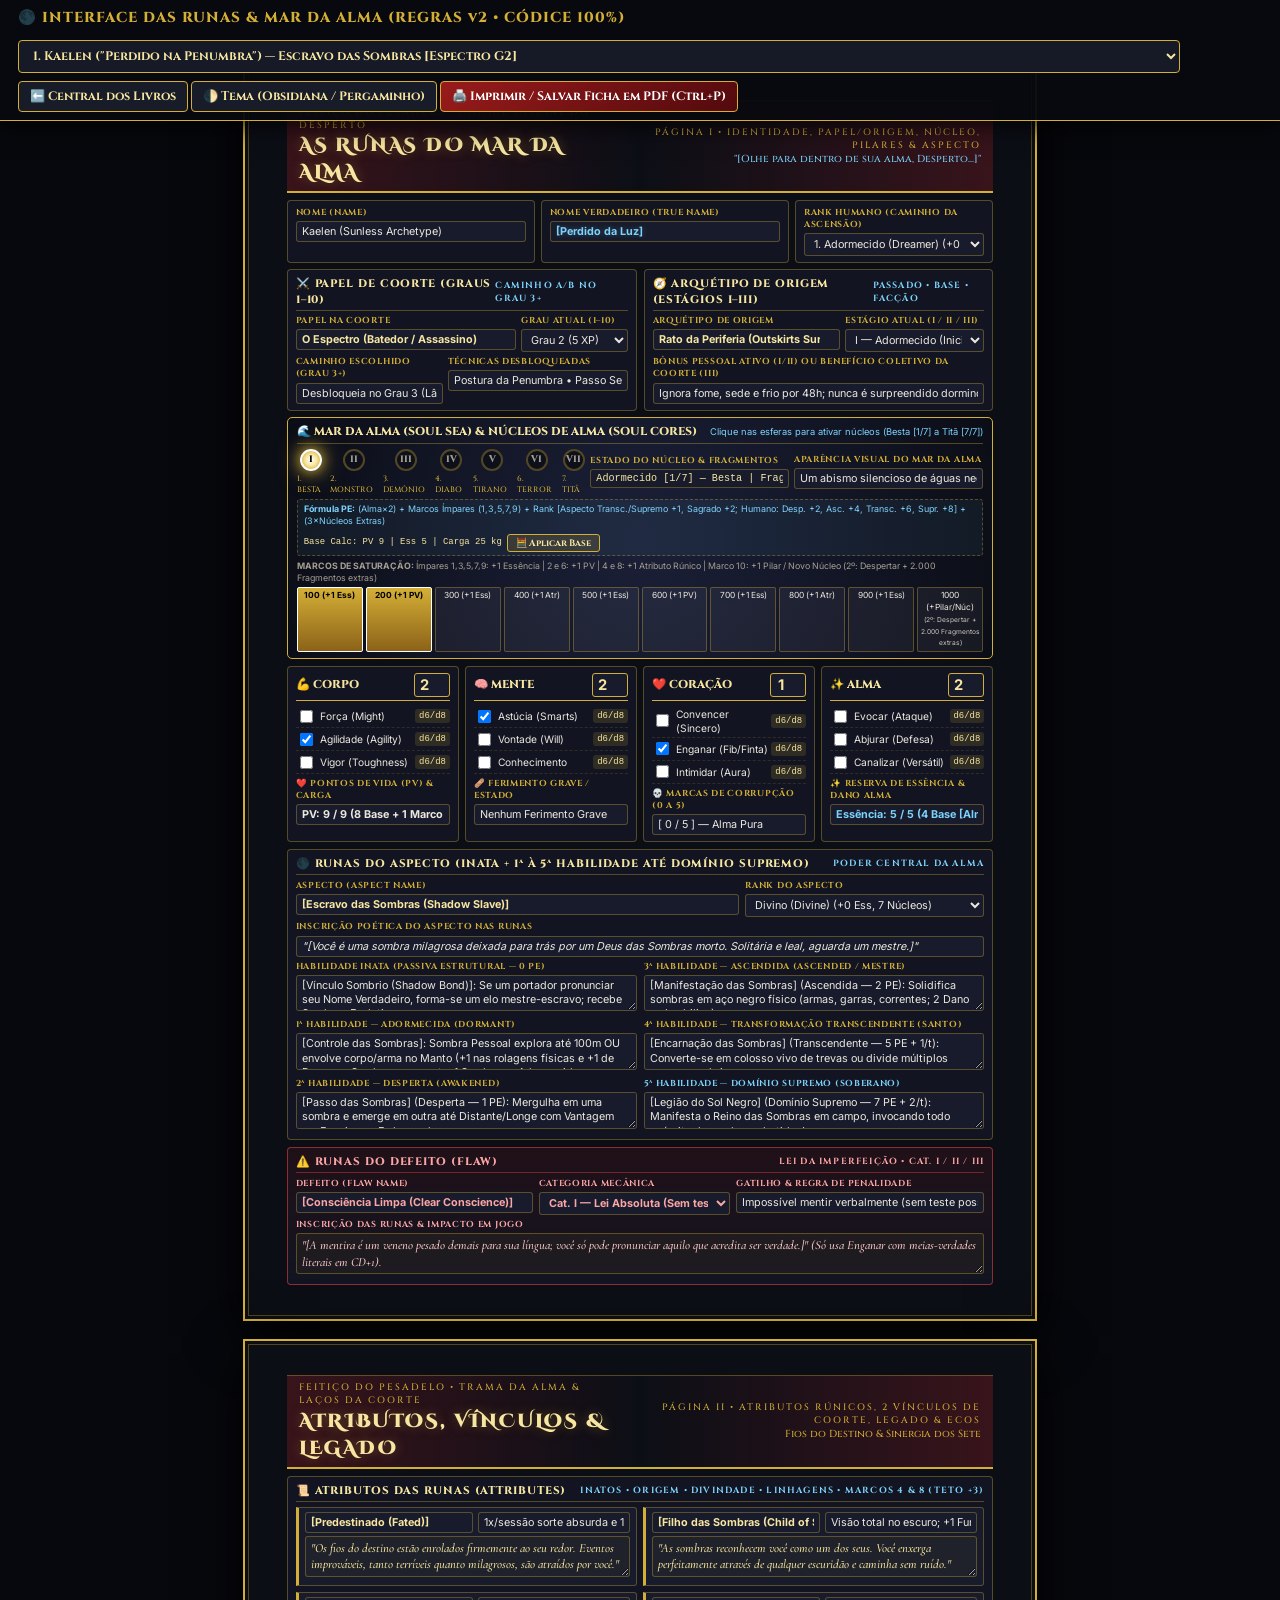
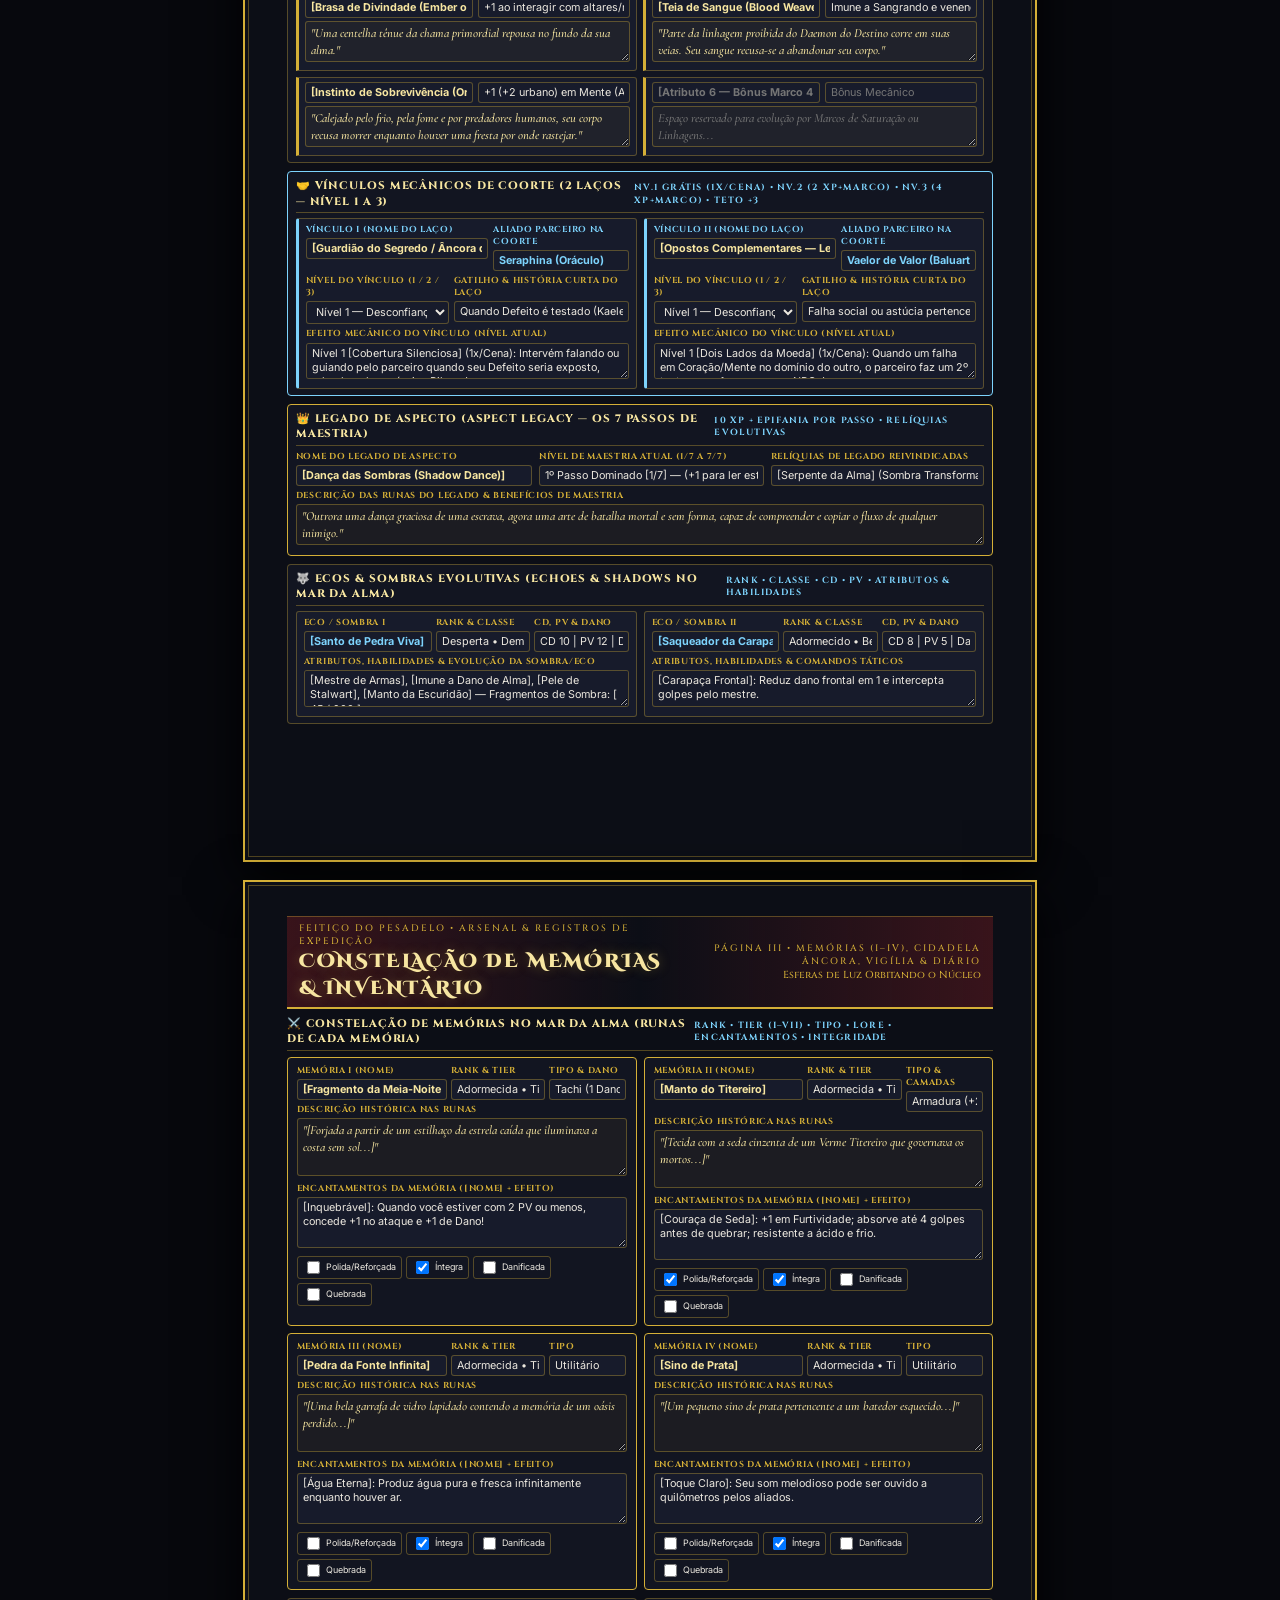
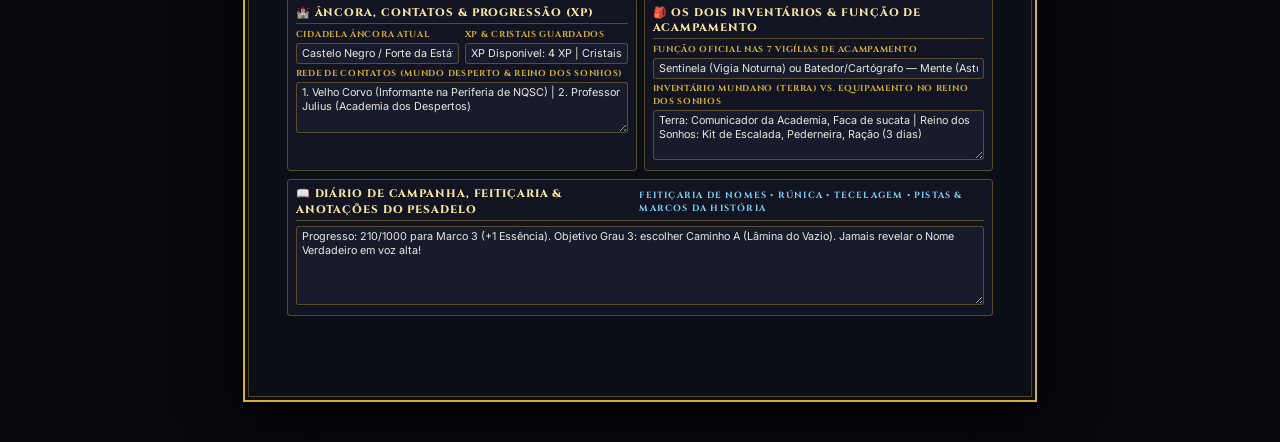
<file: 05_Ficha_Interativa_Preenchivel.html>
<!DOCTYPE html>
<html lang="pt-BR">
<head>
  <meta charset="UTF-8">
  <title>Shadow Slave RPG — Ficha Oficial: Interface das Runas &amp; Mar da Alma (Regras v2 • Códice 100%)</title>
  <style>
/* latin-ext */
@font-face {
  font-family: 'Cinzel';
  font-style: normal;
  font-weight: 500;
  font-display: swap;
  src: url(fonts/8vIJ7ww63mVu7gt7-GT7LEc.woff2) format('woff2');
  unicode-range: U+0100-02BA, U+02BD-02C5, U+02C7-02CC, U+02CE-02D7, U+02DD-02FF, U+0304, U+0308, U+0329, U+1D00-1DBF, U+1E00-1E9F, U+1EF2-1EFF, U+2020, U+20A0-20AB, U+20AD-20C4, U+2113, U+2C60-2C7F, U+A720-A7FF;
}
/* latin */
@font-face {
  font-family: 'Cinzel';
  font-style: normal;
  font-weight: 500;
  font-display: swap;
  src: url(fonts/8vIJ7ww63mVu7gt79mT7.woff2) format('woff2');
  unicode-range: U+0000-00FF, U+0131, U+0152-0153, U+02BB-02BC, U+02C6, U+02DA, U+02DC, U+0304, U+0308, U+0329, U+2000-206F, U+20AC, U+2122, U+2191, U+2193, U+2212, U+2215, U+FEFF, U+FFFD;
}
/* latin-ext */
@font-face {
  font-family: 'Cinzel';
  font-style: normal;
  font-weight: 700;
  font-display: swap;
  src: url(fonts/8vIJ7ww63mVu7gt7-GT7LEc.woff2) format('woff2');
  unicode-range: U+0100-02BA, U+02BD-02C5, U+02C7-02CC, U+02CE-02D7, U+02DD-02FF, U+0304, U+0308, U+0329, U+1D00-1DBF, U+1E00-1E9F, U+1EF2-1EFF, U+2020, U+20A0-20AB, U+20AD-20C4, U+2113, U+2C60-2C7F, U+A720-A7FF;
}
/* latin */
@font-face {
  font-family: 'Cinzel';
  font-style: normal;
  font-weight: 700;
  font-display: swap;
  src: url(fonts/8vIJ7ww63mVu7gt79mT7.woff2) format('woff2');
  unicode-range: U+0000-00FF, U+0131, U+0152-0153, U+02BB-02BC, U+02C6, U+02DA, U+02DC, U+0304, U+0308, U+0329, U+2000-206F, U+20AC, U+2122, U+2191, U+2193, U+2212, U+2215, U+FEFF, U+FFFD;
}
/* latin-ext */
@font-face {
  font-family: 'Cinzel';
  font-style: normal;
  font-weight: 800;
  font-display: swap;
  src: url(fonts/8vIJ7ww63mVu7gt7-GT7LEc.woff2) format('woff2');
  unicode-range: U+0100-02BA, U+02BD-02C5, U+02C7-02CC, U+02CE-02D7, U+02DD-02FF, U+0304, U+0308, U+0329, U+1D00-1DBF, U+1E00-1E9F, U+1EF2-1EFF, U+2020, U+20A0-20AB, U+20AD-20C4, U+2113, U+2C60-2C7F, U+A720-A7FF;
}
/* latin */
@font-face {
  font-family: 'Cinzel';
  font-style: normal;
  font-weight: 800;
  font-display: swap;
  src: url(fonts/8vIJ7ww63mVu7gt79mT7.woff2) format('woff2');
  unicode-range: U+0000-00FF, U+0131, U+0152-0153, U+02BB-02BC, U+02C6, U+02DA, U+02DC, U+0304, U+0308, U+0329, U+2000-206F, U+20AC, U+2122, U+2191, U+2193, U+2212, U+2215, U+FEFF, U+FFFD;
}
/* latin-ext */
@font-face {
  font-family: 'Cinzel Decorative';
  font-style: normal;
  font-weight: 700;
  font-display: swap;
  src: url(fonts/daaHSScvJGqLYhG8nNt8KPPswUAPniZoadlKSTG7lQ.woff2) format('woff2');
  unicode-range: U+0100-02BA, U+02BD-02C5, U+02C7-02CC, U+02CE-02D7, U+02DD-02FF, U+0304, U+0308, U+0329, U+1D00-1DBF, U+1E00-1E9F, U+1EF2-1EFF, U+2020, U+20A0-20AB, U+20AD-20C4, U+2113, U+2C60-2C7F, U+A720-A7FF;
}
/* latin */
@font-face {
  font-family: 'Cinzel Decorative';
  font-style: normal;
  font-weight: 700;
  font-display: swap;
  src: url(fonts/daaHSScvJGqLYhG8nNt8KPPswUAPniZoadlESTE.woff2) format('woff2');
  unicode-range: U+0000-00FF, U+0131, U+0152-0153, U+02BB-02BC, U+02C6, U+02DA, U+02DC, U+0304, U+0308, U+0329, U+2000-206F, U+20AC, U+2122, U+2191, U+2193, U+2212, U+2215, U+FEFF, U+FFFD;
}
/* latin-ext */
@font-face {
  font-family: 'Cinzel Decorative';
  font-style: normal;
  font-weight: 900;
  font-display: swap;
  src: url(fonts/daaHSScvJGqLYhG8nNt8KPPswUAPniZQa9lKSTG7lQ.woff2) format('woff2');
  unicode-range: U+0100-02BA, U+02BD-02C5, U+02C7-02CC, U+02CE-02D7, U+02DD-02FF, U+0304, U+0308, U+0329, U+1D00-1DBF, U+1E00-1E9F, U+1EF2-1EFF, U+2020, U+20A0-20AB, U+20AD-20C4, U+2113, U+2C60-2C7F, U+A720-A7FF;
}
/* latin */
@font-face {
  font-family: 'Cinzel Decorative';
  font-style: normal;
  font-weight: 900;
  font-display: swap;
  src: url(fonts/daaHSScvJGqLYhG8nNt8KPPswUAPniZQa9lESTE.woff2) format('woff2');
  unicode-range: U+0000-00FF, U+0131, U+0152-0153, U+02BB-02BC, U+02C6, U+02DA, U+02DC, U+0304, U+0308, U+0329, U+2000-206F, U+20AC, U+2122, U+2191, U+2193, U+2212, U+2215, U+FEFF, U+FFFD;
}
/* cyrillic-ext */
@font-face {
  font-family: 'Cormorant Garamond';
  font-style: italic;
  font-weight: 500;
  font-display: swap;
  src: url(fonts/co3smX5slCNuHLi8bLeY9MK7whWMhyjYrGFEsdtdc62E6zd5wDD-hdM8Efs.woff2) format('woff2');
  unicode-range: U+0460-052F, U+1C80-1C8A, U+20B4, U+2DE0-2DFF, U+A640-A69F, U+FE2E-FE2F;
}
/* cyrillic */
@font-face {
  font-family: 'Cormorant Garamond';
  font-style: italic;
  font-weight: 500;
  font-display: swap;
  src: url(fonts/co3smX5slCNuHLi8bLeY9MK7whWMhyjYrGFEsdtdc62E6zd5wDD-jNM8Efs.woff2) format('woff2');
  unicode-range: U+0301, U+0400-045F, U+0490-0491, U+04B0-04B1, U+2116;
}
/* vietnamese */
@font-face {
  font-family: 'Cormorant Garamond';
  font-style: italic;
  font-weight: 500;
  font-display: swap;
  src: url(fonts/co3smX5slCNuHLi8bLeY9MK7whWMhyjYrGFEsdtdc62E6zd5wDD-h9M8Efs.woff2) format('woff2');
  unicode-range: U+0102-0103, U+0110-0111, U+0128-0129, U+0168-0169, U+01A0-01A1, U+01AF-01B0, U+0300-0301, U+0303-0304, U+0308-0309, U+0323, U+0329, U+1EA0-1EF9, U+20AB;
}
/* latin-ext */
@font-face {
  font-family: 'Cormorant Garamond';
  font-style: italic;
  font-weight: 500;
  font-display: swap;
  src: url(fonts/co3smX5slCNuHLi8bLeY9MK7whWMhyjYrGFEsdtdc62E6zd5wDD-htM8Efs.woff2) format('woff2');
  unicode-range: U+0100-02BA, U+02BD-02C5, U+02C7-02CC, U+02CE-02D7, U+02DD-02FF, U+0304, U+0308, U+0329, U+1D00-1DBF, U+1E00-1E9F, U+1EF2-1EFF, U+2020, U+20A0-20AB, U+20AD-20C4, U+2113, U+2C60-2C7F, U+A720-A7FF;
}
/* latin */
@font-face {
  font-family: 'Cormorant Garamond';
  font-style: italic;
  font-weight: 500;
  font-display: swap;
  src: url(fonts/co3smX5slCNuHLi8bLeY9MK7whWMhyjYrGFEsdtdc62E6zd5wDD-iNM8.woff2) format('woff2');
  unicode-range: U+0000-00FF, U+0131, U+0152-0153, U+02BB-02BC, U+02C6, U+02DA, U+02DC, U+0304, U+0308, U+0329, U+2000-206F, U+20AC, U+2122, U+2191, U+2193, U+2212, U+2215, U+FEFF, U+FFFD;
}
/* cyrillic-ext */
@font-face {
  font-family: 'Cormorant Garamond';
  font-style: normal;
  font-weight: 500;
  font-display: swap;
  src: url(fonts/co3bmX5slCNuHLi8bLeY9MK7whWMhyjYpHtKgS4.woff2) format('woff2');
  unicode-range: U+0460-052F, U+1C80-1C8A, U+20B4, U+2DE0-2DFF, U+A640-A69F, U+FE2E-FE2F;
}
/* cyrillic */
@font-face {
  font-family: 'Cormorant Garamond';
  font-style: normal;
  font-weight: 500;
  font-display: swap;
  src: url(fonts/co3bmX5slCNuHLi8bLeY9MK7whWMhyjYrXtKgS4.woff2) format('woff2');
  unicode-range: U+0301, U+0400-045F, U+0490-0491, U+04B0-04B1, U+2116;
}
/* vietnamese */
@font-face {
  font-family: 'Cormorant Garamond';
  font-style: normal;
  font-weight: 500;
  font-display: swap;
  src: url(fonts/co3bmX5slCNuHLi8bLeY9MK7whWMhyjYpntKgS4.woff2) format('woff2');
  unicode-range: U+0102-0103, U+0110-0111, U+0128-0129, U+0168-0169, U+01A0-01A1, U+01AF-01B0, U+0300-0301, U+0303-0304, U+0308-0309, U+0323, U+0329, U+1EA0-1EF9, U+20AB;
}
/* latin-ext */
@font-face {
  font-family: 'Cormorant Garamond';
  font-style: normal;
  font-weight: 500;
  font-display: swap;
  src: url(fonts/co3bmX5slCNuHLi8bLeY9MK7whWMhyjYp3tKgS4.woff2) format('woff2');
  unicode-range: U+0100-02BA, U+02BD-02C5, U+02C7-02CC, U+02CE-02D7, U+02DD-02FF, U+0304, U+0308, U+0329, U+1D00-1DBF, U+1E00-1E9F, U+1EF2-1EFF, U+2020, U+20A0-20AB, U+20AD-20C4, U+2113, U+2C60-2C7F, U+A720-A7FF;
}
/* latin */
@font-face {
  font-family: 'Cormorant Garamond';
  font-style: normal;
  font-weight: 500;
  font-display: swap;
  src: url(fonts/co3bmX5slCNuHLi8bLeY9MK7whWMhyjYqXtK.woff2) format('woff2');
  unicode-range: U+0000-00FF, U+0131, U+0152-0153, U+02BB-02BC, U+02C6, U+02DA, U+02DC, U+0304, U+0308, U+0329, U+2000-206F, U+20AC, U+2122, U+2191, U+2193, U+2212, U+2215, U+FEFF, U+FFFD;
}
/* cyrillic-ext */
@font-face {
  font-family: 'Cormorant Garamond';
  font-style: normal;
  font-weight: 600;
  font-display: swap;
  src: url(fonts/co3bmX5slCNuHLi8bLeY9MK7whWMhyjYpHtKgS4.woff2) format('woff2');
  unicode-range: U+0460-052F, U+1C80-1C8A, U+20B4, U+2DE0-2DFF, U+A640-A69F, U+FE2E-FE2F;
}
/* cyrillic */
@font-face {
  font-family: 'Cormorant Garamond';
  font-style: normal;
  font-weight: 600;
  font-display: swap;
  src: url(fonts/co3bmX5slCNuHLi8bLeY9MK7whWMhyjYrXtKgS4.woff2) format('woff2');
  unicode-range: U+0301, U+0400-045F, U+0490-0491, U+04B0-04B1, U+2116;
}
/* vietnamese */
@font-face {
  font-family: 'Cormorant Garamond';
  font-style: normal;
  font-weight: 600;
  font-display: swap;
  src: url(fonts/co3bmX5slCNuHLi8bLeY9MK7whWMhyjYpntKgS4.woff2) format('woff2');
  unicode-range: U+0102-0103, U+0110-0111, U+0128-0129, U+0168-0169, U+01A0-01A1, U+01AF-01B0, U+0300-0301, U+0303-0304, U+0308-0309, U+0323, U+0329, U+1EA0-1EF9, U+20AB;
}
/* latin-ext */
@font-face {
  font-family: 'Cormorant Garamond';
  font-style: normal;
  font-weight: 600;
  font-display: swap;
  src: url(fonts/co3bmX5slCNuHLi8bLeY9MK7whWMhyjYp3tKgS4.woff2) format('woff2');
  unicode-range: U+0100-02BA, U+02BD-02C5, U+02C7-02CC, U+02CE-02D7, U+02DD-02FF, U+0304, U+0308, U+0329, U+1D00-1DBF, U+1E00-1E9F, U+1EF2-1EFF, U+2020, U+20A0-20AB, U+20AD-20C4, U+2113, U+2C60-2C7F, U+A720-A7FF;
}
/* latin */
@font-face {
  font-family: 'Cormorant Garamond';
  font-style: normal;
  font-weight: 600;
  font-display: swap;
  src: url(fonts/co3bmX5slCNuHLi8bLeY9MK7whWMhyjYqXtK.woff2) format('woff2');
  unicode-range: U+0000-00FF, U+0131, U+0152-0153, U+02BB-02BC, U+02C6, U+02DA, U+02DC, U+0304, U+0308, U+0329, U+2000-206F, U+20AC, U+2122, U+2191, U+2193, U+2212, U+2215, U+FEFF, U+FFFD;
}
/* cyrillic-ext */
@font-face {
  font-family: 'Cormorant Garamond';
  font-style: normal;
  font-weight: 700;
  font-display: swap;
  src: url(fonts/co3bmX5slCNuHLi8bLeY9MK7whWMhyjYpHtKgS4.woff2) format('woff2');
  unicode-range: U+0460-052F, U+1C80-1C8A, U+20B4, U+2DE0-2DFF, U+A640-A69F, U+FE2E-FE2F;
}
/* cyrillic */
@font-face {
  font-family: 'Cormorant Garamond';
  font-style: normal;
  font-weight: 700;
  font-display: swap;
  src: url(fonts/co3bmX5slCNuHLi8bLeY9MK7whWMhyjYrXtKgS4.woff2) format('woff2');
  unicode-range: U+0301, U+0400-045F, U+0490-0491, U+04B0-04B1, U+2116;
}
/* vietnamese */
@font-face {
  font-family: 'Cormorant Garamond';
  font-style: normal;
  font-weight: 700;
  font-display: swap;
  src: url(fonts/co3bmX5slCNuHLi8bLeY9MK7whWMhyjYpntKgS4.woff2) format('woff2');
  unicode-range: U+0102-0103, U+0110-0111, U+0128-0129, U+0168-0169, U+01A0-01A1, U+01AF-01B0, U+0300-0301, U+0303-0304, U+0308-0309, U+0323, U+0329, U+1EA0-1EF9, U+20AB;
}
/* latin-ext */
@font-face {
  font-family: 'Cormorant Garamond';
  font-style: normal;
  font-weight: 700;
  font-display: swap;
  src: url(fonts/co3bmX5slCNuHLi8bLeY9MK7whWMhyjYp3tKgS4.woff2) format('woff2');
  unicode-range: U+0100-02BA, U+02BD-02C5, U+02C7-02CC, U+02CE-02D7, U+02DD-02FF, U+0304, U+0308, U+0329, U+1D00-1DBF, U+1E00-1E9F, U+1EF2-1EFF, U+2020, U+20A0-20AB, U+20AD-20C4, U+2113, U+2C60-2C7F, U+A720-A7FF;
}
/* latin */
@font-face {
  font-family: 'Cormorant Garamond';
  font-style: normal;
  font-weight: 700;
  font-display: swap;
  src: url(fonts/co3bmX5slCNuHLi8bLeY9MK7whWMhyjYqXtK.woff2) format('woff2');
  unicode-range: U+0000-00FF, U+0131, U+0152-0153, U+02BB-02BC, U+02C6, U+02DA, U+02DC, U+0304, U+0308, U+0329, U+2000-206F, U+20AC, U+2122, U+2191, U+2193, U+2212, U+2215, U+FEFF, U+FFFD;
}
/* cyrillic-ext */
@font-face {
  font-family: 'Inter';
  font-style: normal;
  font-weight: 400;
  font-display: swap;
  src: url(fonts/UcC73FwrK3iLTeHuS_nVMrMxCp50SjIa2JL7SUc.woff2) format('woff2');
  unicode-range: U+0460-052F, U+1C80-1C8A, U+20B4, U+2DE0-2DFF, U+A640-A69F, U+FE2E-FE2F;
}
/* cyrillic */
@font-face {
  font-family: 'Inter';
  font-style: normal;
  font-weight: 400;
  font-display: swap;
  src: url(fonts/UcC73FwrK3iLTeHuS_nVMrMxCp50SjIa0ZL7SUc.woff2) format('woff2');
  unicode-range: U+0301, U+0400-045F, U+0490-0491, U+04B0-04B1, U+2116;
}
/* greek-ext */
@font-face {
  font-family: 'Inter';
  font-style: normal;
  font-weight: 400;
  font-display: swap;
  src: url(fonts/UcC73FwrK3iLTeHuS_nVMrMxCp50SjIa2ZL7SUc.woff2) format('woff2');
  unicode-range: U+1F00-1FFF;
}
/* greek */
@font-face {
  font-family: 'Inter';
  font-style: normal;
  font-weight: 400;
  font-display: swap;
  src: url(fonts/UcC73FwrK3iLTeHuS_nVMrMxCp50SjIa1pL7SUc.woff2) format('woff2');
  unicode-range: U+0370-0377, U+037A-037F, U+0384-038A, U+038C, U+038E-03A1, U+03A3-03FF;
}
/* vietnamese */
@font-face {
  font-family: 'Inter';
  font-style: normal;
  font-weight: 400;
  font-display: swap;
  src: url(fonts/UcC73FwrK3iLTeHuS_nVMrMxCp50SjIa2pL7SUc.woff2) format('woff2');
  unicode-range: U+0102-0103, U+0110-0111, U+0128-0129, U+0168-0169, U+01A0-01A1, U+01AF-01B0, U+0300-0301, U+0303-0304, U+0308-0309, U+0323, U+0329, U+1EA0-1EF9, U+20AB;
}
/* latin-ext */
@font-face {
  font-family: 'Inter';
  font-style: normal;
  font-weight: 400;
  font-display: swap;
  src: url(fonts/UcC73FwrK3iLTeHuS_nVMrMxCp50SjIa25L7SUc.woff2) format('woff2');
  unicode-range: U+0100-02BA, U+02BD-02C5, U+02C7-02CC, U+02CE-02D7, U+02DD-02FF, U+0304, U+0308, U+0329, U+1D00-1DBF, U+1E00-1E9F, U+1EF2-1EFF, U+2020, U+20A0-20AB, U+20AD-20C4, U+2113, U+2C60-2C7F, U+A720-A7FF;
}
/* latin */
@font-face {
  font-family: 'Inter';
  font-style: normal;
  font-weight: 400;
  font-display: swap;
  src: url(fonts/UcC73FwrK3iLTeHuS_nVMrMxCp50SjIa1ZL7.woff2) format('woff2');
  unicode-range: U+0000-00FF, U+0131, U+0152-0153, U+02BB-02BC, U+02C6, U+02DA, U+02DC, U+0304, U+0308, U+0329, U+2000-206F, U+20AC, U+2122, U+2191, U+2193, U+2212, U+2215, U+FEFF, U+FFFD;
}
/* cyrillic-ext */
@font-face {
  font-family: 'Inter';
  font-style: normal;
  font-weight: 500;
  font-display: swap;
  src: url(fonts/UcC73FwrK3iLTeHuS_nVMrMxCp50SjIa2JL7SUc.woff2) format('woff2');
  unicode-range: U+0460-052F, U+1C80-1C8A, U+20B4, U+2DE0-2DFF, U+A640-A69F, U+FE2E-FE2F;
}
/* cyrillic */
@font-face {
  font-family: 'Inter';
  font-style: normal;
  font-weight: 500;
  font-display: swap;
  src: url(fonts/UcC73FwrK3iLTeHuS_nVMrMxCp50SjIa0ZL7SUc.woff2) format('woff2');
  unicode-range: U+0301, U+0400-045F, U+0490-0491, U+04B0-04B1, U+2116;
}
/* greek-ext */
@font-face {
  font-family: 'Inter';
  font-style: normal;
  font-weight: 500;
  font-display: swap;
  src: url(fonts/UcC73FwrK3iLTeHuS_nVMrMxCp50SjIa2ZL7SUc.woff2) format('woff2');
  unicode-range: U+1F00-1FFF;
}
/* greek */
@font-face {
  font-family: 'Inter';
  font-style: normal;
  font-weight: 500;
  font-display: swap;
  src: url(fonts/UcC73FwrK3iLTeHuS_nVMrMxCp50SjIa1pL7SUc.woff2) format('woff2');
  unicode-range: U+0370-0377, U+037A-037F, U+0384-038A, U+038C, U+038E-03A1, U+03A3-03FF;
}
/* vietnamese */
@font-face {
  font-family: 'Inter';
  font-style: normal;
  font-weight: 500;
  font-display: swap;
  src: url(fonts/UcC73FwrK3iLTeHuS_nVMrMxCp50SjIa2pL7SUc.woff2) format('woff2');
  unicode-range: U+0102-0103, U+0110-0111, U+0128-0129, U+0168-0169, U+01A0-01A1, U+01AF-01B0, U+0300-0301, U+0303-0304, U+0308-0309, U+0323, U+0329, U+1EA0-1EF9, U+20AB;
}
/* latin-ext */
@font-face {
  font-family: 'Inter';
  font-style: normal;
  font-weight: 500;
  font-display: swap;
  src: url(fonts/UcC73FwrK3iLTeHuS_nVMrMxCp50SjIa25L7SUc.woff2) format('woff2');
  unicode-range: U+0100-02BA, U+02BD-02C5, U+02C7-02CC, U+02CE-02D7, U+02DD-02FF, U+0304, U+0308, U+0329, U+1D00-1DBF, U+1E00-1E9F, U+1EF2-1EFF, U+2020, U+20A0-20AB, U+20AD-20C4, U+2113, U+2C60-2C7F, U+A720-A7FF;
}
/* latin */
@font-face {
  font-family: 'Inter';
  font-style: normal;
  font-weight: 500;
  font-display: swap;
  src: url(fonts/UcC73FwrK3iLTeHuS_nVMrMxCp50SjIa1ZL7.woff2) format('woff2');
  unicode-range: U+0000-00FF, U+0131, U+0152-0153, U+02BB-02BC, U+02C6, U+02DA, U+02DC, U+0304, U+0308, U+0329, U+2000-206F, U+20AC, U+2122, U+2191, U+2193, U+2212, U+2215, U+FEFF, U+FFFD;
}
/* cyrillic-ext */
@font-face {
  font-family: 'Inter';
  font-style: normal;
  font-weight: 600;
  font-display: swap;
  src: url(fonts/UcC73FwrK3iLTeHuS_nVMrMxCp50SjIa2JL7SUc.woff2) format('woff2');
  unicode-range: U+0460-052F, U+1C80-1C8A, U+20B4, U+2DE0-2DFF, U+A640-A69F, U+FE2E-FE2F;
}
/* cyrillic */
@font-face {
  font-family: 'Inter';
  font-style: normal;
  font-weight: 600;
  font-display: swap;
  src: url(fonts/UcC73FwrK3iLTeHuS_nVMrMxCp50SjIa0ZL7SUc.woff2) format('woff2');
  unicode-range: U+0301, U+0400-045F, U+0490-0491, U+04B0-04B1, U+2116;
}
/* greek-ext */
@font-face {
  font-family: 'Inter';
  font-style: normal;
  font-weight: 600;
  font-display: swap;
  src: url(fonts/UcC73FwrK3iLTeHuS_nVMrMxCp50SjIa2ZL7SUc.woff2) format('woff2');
  unicode-range: U+1F00-1FFF;
}
/* greek */
@font-face {
  font-family: 'Inter';
  font-style: normal;
  font-weight: 600;
  font-display: swap;
  src: url(fonts/UcC73FwrK3iLTeHuS_nVMrMxCp50SjIa1pL7SUc.woff2) format('woff2');
  unicode-range: U+0370-0377, U+037A-037F, U+0384-038A, U+038C, U+038E-03A1, U+03A3-03FF;
}
/* vietnamese */
@font-face {
  font-family: 'Inter';
  font-style: normal;
  font-weight: 600;
  font-display: swap;
  src: url(fonts/UcC73FwrK3iLTeHuS_nVMrMxCp50SjIa2pL7SUc.woff2) format('woff2');
  unicode-range: U+0102-0103, U+0110-0111, U+0128-0129, U+0168-0169, U+01A0-01A1, U+01AF-01B0, U+0300-0301, U+0303-0304, U+0308-0309, U+0323, U+0329, U+1EA0-1EF9, U+20AB;
}
/* latin-ext */
@font-face {
  font-family: 'Inter';
  font-style: normal;
  font-weight: 600;
  font-display: swap;
  src: url(fonts/UcC73FwrK3iLTeHuS_nVMrMxCp50SjIa25L7SUc.woff2) format('woff2');
  unicode-range: U+0100-02BA, U+02BD-02C5, U+02C7-02CC, U+02CE-02D7, U+02DD-02FF, U+0304, U+0308, U+0329, U+1D00-1DBF, U+1E00-1E9F, U+1EF2-1EFF, U+2020, U+20A0-20AB, U+20AD-20C4, U+2113, U+2C60-2C7F, U+A720-A7FF;
}
/* latin */
@font-face {
  font-family: 'Inter';
  font-style: normal;
  font-weight: 600;
  font-display: swap;
  src: url(fonts/UcC73FwrK3iLTeHuS_nVMrMxCp50SjIa1ZL7.woff2) format('woff2');
  unicode-range: U+0000-00FF, U+0131, U+0152-0153, U+02BB-02BC, U+02C6, U+02DA, U+02DC, U+0304, U+0308, U+0329, U+2000-206F, U+20AC, U+2122, U+2191, U+2193, U+2212, U+2215, U+FEFF, U+FFFD;
}
/* cyrillic-ext */
@font-face {
  font-family: 'Inter';
  font-style: normal;
  font-weight: 700;
  font-display: swap;
  src: url(fonts/UcC73FwrK3iLTeHuS_nVMrMxCp50SjIa2JL7SUc.woff2) format('woff2');
  unicode-range: U+0460-052F, U+1C80-1C8A, U+20B4, U+2DE0-2DFF, U+A640-A69F, U+FE2E-FE2F;
}
/* cyrillic */
@font-face {
  font-family: 'Inter';
  font-style: normal;
  font-weight: 700;
  font-display: swap;
  src: url(fonts/UcC73FwrK3iLTeHuS_nVMrMxCp50SjIa0ZL7SUc.woff2) format('woff2');
  unicode-range: U+0301, U+0400-045F, U+0490-0491, U+04B0-04B1, U+2116;
}
/* greek-ext */
@font-face {
  font-family: 'Inter';
  font-style: normal;
  font-weight: 700;
  font-display: swap;
  src: url(fonts/UcC73FwrK3iLTeHuS_nVMrMxCp50SjIa2ZL7SUc.woff2) format('woff2');
  unicode-range: U+1F00-1FFF;
}
/* greek */
@font-face {
  font-family: 'Inter';
  font-style: normal;
  font-weight: 700;
  font-display: swap;
  src: url(fonts/UcC73FwrK3iLTeHuS_nVMrMxCp50SjIa1pL7SUc.woff2) format('woff2');
  unicode-range: U+0370-0377, U+037A-037F, U+0384-038A, U+038C, U+038E-03A1, U+03A3-03FF;
}
/* vietnamese */
@font-face {
  font-family: 'Inter';
  font-style: normal;
  font-weight: 700;
  font-display: swap;
  src: url(fonts/UcC73FwrK3iLTeHuS_nVMrMxCp50SjIa2pL7SUc.woff2) format('woff2');
  unicode-range: U+0102-0103, U+0110-0111, U+0128-0129, U+0168-0169, U+01A0-01A1, U+01AF-01B0, U+0300-0301, U+0303-0304, U+0308-0309, U+0323, U+0329, U+1EA0-1EF9, U+20AB;
}
/* latin-ext */
@font-face {
  font-family: 'Inter';
  font-style: normal;
  font-weight: 700;
  font-display: swap;
  src: url(fonts/UcC73FwrK3iLTeHuS_nVMrMxCp50SjIa25L7SUc.woff2) format('woff2');
  unicode-range: U+0100-02BA, U+02BD-02C5, U+02C7-02CC, U+02CE-02D7, U+02DD-02FF, U+0304, U+0308, U+0329, U+1D00-1DBF, U+1E00-1E9F, U+1EF2-1EFF, U+2020, U+20A0-20AB, U+20AD-20C4, U+2113, U+2C60-2C7F, U+A720-A7FF;
}
/* latin */
@font-face {
  font-family: 'Inter';
  font-style: normal;
  font-weight: 700;
  font-display: swap;
  src: url(fonts/UcC73FwrK3iLTeHuS_nVMrMxCp50SjIa1ZL7.woff2) format('woff2');
  unicode-range: U+0000-00FF, U+0131, U+0152-0153, U+02BB-02BC, U+02C6, U+02DA, U+02DC, U+0304, U+0308, U+0329, U+2000-206F, U+20AC, U+2122, U+2191, U+2193, U+2212, U+2215, U+FEFF, U+FFFD;
}

    :root {
      --bg-void: #07080d;
      --bg-page: #0c0e16;
      --bg-panel: #121521;
      --bg-panel-inner: #171b2b;
      --bg-rune-box: rgba(212, 175, 55, 0.05);
      --gold: #d4af37;
      --gold-bright: #f7e6a1;
      --gold-dim: rgba(212, 175, 55, 0.35);
      --rune-cyan: #7dd3fc;
      --crimson: #8b1e24;
      --crimson-bright: #ef4444;
      --crimson-text: #fca5a5;
      --crimson-sub: #fecaca;
      --text-main: #ece8df;
      --text-muted: #a69f91;
    }

    body.light-theme {
      --bg-void: #d8cfc0;
      --bg-page: #f6f1e6;
      --bg-panel: #ece3d0;
      --bg-panel-inner: #e2d6be;
      --bg-rune-box: rgba(130, 90, 20, 0.07);
      --gold: #7c5612;
      --gold-bright: #4d3203;
      --gold-dim: rgba(124, 86, 18, 0.4);
      --rune-cyan: #0369a1;
      --crimson: #7f1d1d;
      --crimson-bright: #b91c1c;
      --crimson-text: #7f1d1d;
      --crimson-sub: #991b1b;
      --text-main: #1c1815;
      --text-muted: #574c41;
    }

    * {
      box-sizing: border-box;
      -webkit-print-color-adjust: exact !important;
      print-color-adjust: exact !important;
    }

    body {
      margin: 0;
      padding: 0;
      background: var(--bg-void);
      color: var(--text-main);
      font-family: 'Inter', sans-serif;
      font-size: 8.6pt;
      line-height: 1.4;
    }

    /* TOP TOOLBAR */
    .toolbar {
      position: fixed;
      top: 0; left: 0; right: 0;
      z-index: 9999;
      background: rgba(9, 10, 15, 0.96);
      border-bottom: 1px solid var(--gold);
      padding: 8px 18px;
      display: flex;
      justify-content: space-between;
      align-items: center;
      flex-wrap: wrap;
      gap: 8px;
      box-shadow: 0 4px 24px rgba(0,0,0,0.85);
    }
    .toolbar-left {
      display: flex;
      align-items: center;
      gap: 12px;
      flex-wrap: wrap;
    }
    .toolbar-title {
      font-family: 'Cinzel', serif;
      color: #d4af37;
      font-weight: 800;
      font-size: 0.9rem;
      letter-spacing: 1px;
    }
    .preset-select {
      background: #161926;
      color: #f7e6a1;
      border: 1px solid #d4af37;
      padding: 6px 10px;
      border-radius: 4px;
      font-family: 'Cinzel', serif;
      font-weight: 700;
      font-size: 0.78rem;
      cursor: pointer;
    }
    .btn {
      font-family: 'Cinzel', serif;
      font-weight: 700;
      font-size: 0.76rem;
      padding: 6px 11px;
      border-radius: 4px;
      cursor: pointer;
      border: 1px solid #d4af37;
      background: linear-gradient(135deg, #991b1b, #520a0e);
      color: #fff;
      text-decoration: none;
      transition: all 0.2s;
      display: inline-block;
    }
    .btn:hover { box-shadow: 0 0 12px rgba(212, 175, 55, 0.5); }
    .btn-sec { background: #181b28; color: #f7e6a1; }
    .btn-calc {
      font-family: 'Cinzel', serif;
      font-weight: 700;
      font-size: 6.9pt;
      padding: 2px 8px;
      border-radius: 3px;
      border: 1px solid #d4af37;
      background: rgba(212, 175, 55, 0.16);
      color: #f7e6a1;
      cursor: pointer;
      transition: background 0.15s;
    }
    .btn-calc:hover { background: rgba(212, 175, 55, 0.35); }

    /* SHEET PAGES (A4) */
    .sheet-container {
      width: 210mm;
      margin: 64px auto 40px auto;
    }
    .sheet-page {
      width: 210mm;
      min-height: 297mm;
      background: var(--bg-page);
      border: 2px solid var(--gold);
      outline: 1px solid var(--gold-dim);
      outline-offset: -6px;
      padding: 9mm 11mm;
      margin-bottom: 18px;
      position: relative;
      box-shadow: 0 15px 50px rgba(0,0,0,0.95);
      page-break-after: always;
      break-after: page;
    }
    .sheet-page:last-child {
      page-break-after: auto;
      break-after: auto;
      margin-bottom: 0;
    }

    /* ORNATE HEADER */
    .rune-banner {
      display: flex;
      justify-content: space-between;
      align-items: center;
      border-bottom: 2px solid var(--gold);
      margin-bottom: 7px;
      background: linear-gradient(90deg, rgba(139, 30, 36, 0.35), transparent 50%, rgba(139, 30, 36, 0.35));
      padding: 5px 12px;
      border-top: 1px solid var(--gold-dim);
    }
    .rune-banner-title {
      font-family: 'Cinzel Decorative', serif;
      font-size: 14.5pt;
      font-weight: 900;
      color: var(--gold-bright);
      letter-spacing: 1.8px;
      text-shadow: 0 0 12px rgba(212, 175, 55, 0.35);
    }
    .rune-banner-sub {
      font-family: 'Cinzel', serif;
      font-size: 7pt;
      letter-spacing: 2px;
      color: var(--gold);
      text-transform: uppercase;
    }

    /* LAYOUT GRIDS */
    .grid-top-id {
      display: grid;
      grid-template-columns: 1.25fr 1.25fr 1fr;
      gap: 6px;
      margin-bottom: 6px;
    }
    .grid-2col {
      display: grid;
      grid-template-columns: 1fr 1fr;
      gap: 7px;
      margin-bottom: 7px;
    }
    .grid-4pillars {
      display: grid;
      grid-template-columns: repeat(4, 1fr);
      gap: 6px;
      margin-bottom: 7px;
    }
    .grid-attr-2col {
      display: grid;
      grid-template-columns: 1fr 1fr;
      gap: 6px;
    }

    /* PANELS */
    .panel {
      background: var(--bg-panel);
      border: 1px solid var(--gold-dim);
      border-radius: 4px;
      padding: 6px 8px;
      position: relative;
      break-inside: avoid;
      page-break-inside: avoid;
    }
    .panel-crimson {
      border-color: rgba(239, 68, 68, 0.55);
      background: linear-gradient(180deg, rgba(139, 30, 36, 0.16), var(--bg-panel));
    }
    .panel-header {
      font-family: 'Cinzel', serif;
      font-size: 8.2pt;
      font-weight: 800;
      color: var(--gold-bright);
      letter-spacing: 0.9px;
      text-transform: uppercase;
      border-bottom: 1px solid var(--gold-dim);
      padding-bottom: 3px;
      margin-bottom: 5px;
      display: flex;
      justify-content: space-between;
      align-items: center;
    }
    .panel-header span.rune-tag {
      font-size: 6.7pt;
      color: var(--rune-cyan);
      font-weight: 600;
      letter-spacing: 1.2px;
    }
    .crimson-lbl { color: var(--crimson-text) !important; }
    .crimson-text { color: var(--crimson-sub) !important; }

    /* INPUTS & TEXTAREAS */
    label.field-lbl {
      display: block;
      font-family: 'Cinzel', serif;
      font-size: 6.5pt;
      font-weight: 700;
      color: var(--gold);
      letter-spacing: 0.7px;
      text-transform: uppercase;
      margin-bottom: 2px;
    }
    input[type="text"], input[type="number"], select, textarea {
      width: 100%;
      background: var(--bg-panel-inner);
      border: 1px solid var(--gold-dim);
      color: var(--text-main);
      padding: 3px 5px;
      border-radius: 3px;
      font-family: 'Inter', sans-serif;
      font-size: 8.1pt;
    }
    textarea {
      resize: vertical;
      line-height: 1.32;
    }
    .poetic-input {
      font-family: 'Cormorant Garamond', serif;
      font-style: italic;
      font-size: 9.4pt;
      color: var(--gold-bright);
      background: var(--bg-rune-box);
    }
    .true-name-input {
      font-family: 'Cinzel', serif;
      font-weight: 700;
      color: var(--rune-cyan) !important;
      text-shadow: 0 0 6px rgba(125, 211, 252, 0.3);
    }

    /* SOUL SEA & 7 CORES VISUALIZER */
    .soul-sea-box {
      background: radial-gradient(circle at center, #1b2038 0%, #0b0d16 100%);
      border: 1px solid var(--gold);
      border-radius: 5px;
      padding: 6px 9px;
      margin-bottom: 7px;
      color: #ece8df;
      break-inside: avoid;
      page-break-inside: avoid;
    }
    body.light-theme .soul-sea-box {
      background: radial-gradient(circle at center, #ece3d0 0%, #dfd3bc 100%);
      color: #1c1815;
    }
    body.light-theme .soul-sea-box .btn-calc {
      color: #4d3203;
      background: rgba(124, 86, 18, 0.14);
    }
    .cores-row {
      display: flex;
      justify-content: space-between;
      align-items: center;
      gap: 5px;
      margin: 5px 0 4px 0;
    }
    .core-orb-wrap {
      display: flex;
      flex-direction: column;
      align-items: center;
      cursor: pointer;
      user-select: none;
    }
    .core-orb {
      width: 22px;
      height: 22px;
      border-radius: 50%;
      border: 2px solid var(--gold-dim);
      background: #0d101b;
      display: flex;
      align-items: center;
      justify-content: center;
      font-family: 'Cinzel', serif;
      font-size: 7pt;
      font-weight: 800;
      color: #a69f91;
      transition: all 0.25s ease;
    }
    .core-orb.active {
      background: radial-gradient(circle, #fff 0%, #f7e6a1 45%, #d4af37 85%, #8b1e24 100%);
      border-color: #fff;
      color: #000;
      box-shadow: 0 0 14px #d4af37, 0 0 24px rgba(212, 175, 55, 0.6);
    }
    .core-lbl {
      font-family: 'Cinzel', serif;
      font-size: 5.9pt;
      color: var(--gold);
      margin-top: 2px;
      text-transform: uppercase;
    }
    .essence-formula-bar {
      display: flex;
      justify-content: space-between;
      align-items: center;
      flex-wrap: wrap;
      gap: 6px;
      font-size: 6.7pt;
      color: var(--rune-cyan);
      background: rgba(125, 211, 252, 0.06);
      border: 1px dashed var(--gold-dim);
      border-radius: 3px;
      padding: 3px 6px;
      margin-bottom: 4px;
    }

    /* SATURATION MILESTONES */
    .sat-bar {
      display: grid;
      grid-template-columns: repeat(10, 1fr);
      gap: 3px;
      margin-top: 3px;
    }
    .sat-step {
      background: rgba(255,255,255,0.05);
      border: 1px solid var(--gold-dim);
      border-radius: 2px;
      text-align: center;
      padding: 2px 1px;
      font-size: 6.3pt;
      cursor: pointer;
      user-select: none;
    }
    body.light-theme .sat-step { background: rgba(0,0,0,0.05); }
    .sat-step.filled {
      background: linear-gradient(180deg, #d4af37, #8c6218);
      color: #000;
      font-weight: 800;
      border-color: #fff;
    }

    /* 4 PILLARS (CHARACTERISTICS) */
    .pillar-header {
      display: flex;
      justify-content: space-between;
      align-items: center;
      border-bottom: 1px solid var(--gold);
      padding-bottom: 3px;
      margin-bottom: 4px;
    }
    .pillar-name {
      font-family: 'Cinzel', serif;
      font-weight: 800;
      font-size: 8.6pt;
      color: var(--gold-bright);
    }
    .pillar-score {
      width: 36px !important;
      height: 24px;
      text-align: center;
      font-family: 'Cinzel', serif;
      font-size: 11pt !important;
      font-weight: 900;
      color: var(--gold-bright) !important;
      border: 1px solid var(--gold) !important;
    }
    .subcat-item {
      display: flex;
      align-items: center;
      justify-content: space-between;
      padding: 1.5px 0;
      border-bottom: 1px dashed rgba(212, 175, 55, 0.15);
      font-size: 7.7pt;
    }
    .subcat-left {
      display: flex;
      align-items: center;
      gap: 4px;
    }
    .dice-badge {
      font-family: 'Consolas', monospace;
      font-size: 6.7pt;
      padding: 1px 4px;
      border-radius: 3px;
      background: rgba(212, 175, 55, 0.15);
      color: var(--gold-bright);
    }

    /* RUNE ATTRIBUTE & COHORT BOND CARDS (PAGE 2) */
    .attr-card {
      background: var(--bg-panel-inner);
      border-left: 3px solid var(--gold);
      border-top: 1px solid var(--gold-dim);
      border-right: 1px solid var(--gold-dim);
      border-bottom: 1px solid var(--gold-dim);
      padding: 4px 6px;
      border-radius: 0 3px 3px 0;
      break-inside: avoid;
      page-break-inside: avoid;
    }
    .attr-card-top {
      display: grid;
      grid-template-columns: 1.05fr 0.95fr;
      gap: 5px;
      margin-bottom: 3px;
    }
    .bond-card {
      background: var(--bg-panel-inner);
      border: 1px solid var(--gold-dim);
      border-left: 3px solid var(--rune-cyan);
      border-radius: 3px;
      padding: 5px 7px;
      break-inside: avoid;
      page-break-inside: avoid;
    }

    /* MEMORY RUNE CARDS (PAGE 3) */
    .memory-grid {
      display: grid;
      grid-template-columns: 1fr 1fr;
      gap: 7px;
      margin-bottom: 8px;
    }
    .memory-card {
      background: var(--bg-panel);
      border: 1px solid var(--gold);
      border-radius: 4px;
      padding: 7px 9px;
      break-inside: avoid;
      page-break-inside: avoid;
    }
    .memory-card-header {
      display: grid;
      grid-template-columns: 1.35fr 0.85fr 0.7fr;
      gap: 4px;
      margin-bottom: 4px;
    }
    .integrity-track {
      display: flex;
      gap: 4px;
      margin-top: 4px;
      flex-wrap: wrap;
    }
    .int-pill {
      font-size: 6.7pt;
      padding: 1px 5px;
      border: 1px solid var(--gold-dim);
      border-radius: 3px;
      display: flex;
      align-items: center;
      gap: 3px;
    }

    @page { size: A4 portrait; margin: 0; }
    @media print {
      body { background: var(--bg-page); }
      .no-print { display: none !important; }
      .sheet-container { margin: 0; width: 210mm; }
      .sheet-page {
        margin: 0;
        box-shadow: none;
        width: 210mm;
        min-height: 296mm;
        height: 296mm;
      }
    }
  </style>
</head>
<body>

  <!-- BARRA DE FERRAMENTAS INTERATIVA -->
  <div class="toolbar no-print">
    <div class="toolbar-left">
      <div class="toolbar-title">🌑 INTERFACE DAS RUNAS &amp; MAR DA ALMA (REGRAS v2 • CÓDICE 100%)</div>
      <select class="preset-select" id="charPreset" onchange="loadPreset(this.value)">
        <option value="">✨ Carregar Ficha de Exemplo Completa (Ou Limpar)...</option>
        <option value="kaelen">1. Kaelen ("Perdido na Penumbra") — Escravo das Sombras [Espectro G2]</option>
        <option value="lyra">2. Lyra ("Estrela da Alvorada") — Portadora da Luz [Executor G2]</option>
        <option value="vaelor">3. Vaelor de Valor ("Bastião de Ferro") — Guarda-Sol de Aço [Baluarte G2]</option>
        <option value="soren">4. Soren ("Rouxinol") — Arqueiro dos Ventos [Olho de Falcão G2]</option>
        <option value="thalassa">5. Thalassa da Casa da Noite — Arauto da Tempestade [Canalizador G2]</option>
        <option value="seraphina">6. Seraphina ("Canção dos Caídos") — Oráculo Sagrado [Oráculo G2]</option>
        <option value="dorian">7. Dorian ("Mãos de Prata") — Tecelão de Almas [Domador G2]</option>
        <option value="blank">📄 Limpar Tudo (Ficha em Branco para Novo Jogador)</option>
      </select>
    </div>
    <div>
      <a href="00_CENTRAL_DE_LIVROS_E_PDF.html" class="btn btn-sec">⬅️ Central dos Livros</a>
      <button class="btn btn-sec" onclick="document.body.classList.toggle('light-theme')">🌓 Tema (Obsidiana / Pergaminho)</button>
      <button class="btn" onclick="window.print()">🖨️ Imprimir / Salvar Ficha em PDF (Ctrl+P)</button>
    </div>
  </div>

  <!-- LISTAS DE SUGESTÃO PARA CAMPOS LIVRES -->
  <datalist id="dl_roles">
    <option value="O Baluarte (Tanque / Vanguarda)">
    <option value="O Executor (Duelista / Dano Brutal)">
    <option value="O Espectro (Batedor / Assassino)">
    <option value="O Olho de Falcão (Franco-Atirador / Artilheiro)">
    <option value="O Canalizador (Arcanista de Aspecto / Controle)">
    <option value="O Oráculo (Vidência / Suporte / Liderança)">
    <option value="O Domador de Almas (Invocador de Ecos / Tecelão)">
  </datalist>
  <datalist id="dl_origins">
    <option value="Linhagem Feiticeira (Sorcerous Bloodline)">
    <option value="Praticante Marcial (Weapon Practitioner)">
    <option value="Explorador Acadêmico (Research Explorer)">
    <option value="Empreendedor de Relíquias (Entrepreneur)">
    <option value="Rato da Periferia (Outskirts Survivor)">
    <option value="Herdeiro de Grande Clã (Legacy Scion)">
    <option value="Cadete do Governo (Government Cadet)">
    <option value="Tocado pelo Pesadelo (Portal Survivor)">
    <option value="Artífice de Forja de Clã (Forgesmith Apprentice)">
    <option value="Médico de Fronteira (Field Medic)">
    <option value="Caçador de Portais Independente (Gate Hunter)">
    <option value="Acólito da Casa da Noite (Stormsea Navigator)">
  </datalist>

  <div class="sheet-container" id="sheet-root">

    <!-- ================================================================= -->
    <!-- PÁGINA I: IDENTIDADE, PAPEL & ORIGEM, MAR DA ALMA, PILARES & ASPECTO -->
    <!-- ================================================================= -->
    <section class="sheet-page">
      <div class="rune-banner">
        <div>
          <div class="rune-banner-sub">Feitiço do Pesadelo • Códice Oficial do Desperto</div>
          <div class="rune-banner-title">AS RUNAS DO MAR DA ALMA</div>
        </div>
        <div style="text-align:right;">
          <div class="rune-banner-sub">Página I • Identidade, Papel/Origem, Núcleo, Pilares & Aspecto</div>
          <div style="font-family:'Cinzel',serif; color:var(--rune-cyan); font-size:7.6pt;">"[Olhe para dentro de sua alma, Desperto...]"</div>
        </div>
      </div>

      <!-- IDENTIFICAÇÃO DAS RUNAS -->
      <div class="grid-top-id">
        <div class="panel">
          <label class="field-lbl">Nome (Name)</label>
          <input type="text" id="f_name" placeholder="Ex: Sunless / Kaelen">
        </div>
        <div class="panel">
          <label class="field-lbl">Nome Verdadeiro (True Name)</label>
          <input type="text" id="f_truename" class="true-name-input" placeholder="[Perdido da Luz] ou [ — ]">
        </div>
        <div class="panel">
          <label class="field-lbl">Rank Humano (Caminho da Ascensão)</label>
          <select id="f_rank" onchange="updateCalcPreview()">
            <option value="">— Selecionar Rank —</option>
            <option value="Aspirante (Infectado)">0. Aspirante (Infectado) (+0 Ess)</option>
            <option value="Adormecido (Sonhador / Sleeper)">1. Adormecido (Dreamer) (+0 Ess)</option>
            <option value="Desperto (Awakened)">2. Desperto (Awakened) (+2 Ess)</option>
            <option value="Ascendido (Mestre / Master)">3. Ascendido (Master) (+4 Ess)</option>
            <option value="Transcendente (Santo / Saint)">4. Transcendente (Saint) (+6 Ess)</option>
            <option value="Supremo (Soberano / Sovereign)">5. Supremo (Soberano) (+8 Ess)</option>
          </select>
        </div>
      </div>

      <!-- PAPEL DE COORTE (GRAUS 1-10) & ARQUÉTIPO DE ORIGEM (ESTÁGIOS I-III) -->
      <div class="grid-2col" style="margin-bottom:6px;">
        <div class="panel">
          <div class="panel-header" style="margin-bottom:4px;">
            <span>⚔️ PAPEL DE COORTE (GRAUS 1–10)</span>
            <span class="rune-tag">Caminho A/B no Grau 3+</span>
          </div>
          <div style="display:grid; grid-template-columns: 1.35fr 0.65fr; gap:5px; margin-bottom:4px;">
            <div>
              <label class="field-lbl">Papel na Coorte</label>
              <input type="text" id="role_name" list="dl_roles" placeholder="Ex: O Espectro (Batedor/Assassino)" style="font-weight:700; color:var(--gold-bright);">
            </div>
            <div>
              <label class="field-lbl">Grau Atual (1–10)</label>
              <select id="role_grade">
                <option value="">— Grau —</option>
                <option value="1">Grau 1 (0 XP)</option>
                <option value="2">Grau 2 (5 XP)</option>
                <option value="3">Grau 3 (Caminho A/B)</option>
                <option value="4">Grau 4 (Tronco)</option>
                <option value="5">Grau 5 (Caminho A/B)</option>
                <option value="6">Grau 6 (Tronco)</option>
                <option value="7">Grau 7 (Caminho A/B)</option>
                <option value="8">Grau 8 (Tronco)</option>
                <option value="9">Grau 9 (Caminho A/B)</option>
                <option value="10">Grau 10 (Ápice)</option>
              </select>
            </div>
          </div>
          <div style="display:grid; grid-template-columns: 0.9fr 1.1fr; gap:5px;">
            <div>
              <label class="field-lbl">Caminho Escolhido (Grau 3+)</label>
              <input type="text" id="role_path" placeholder="Ex: Desbloqueia no Grau 3 (A ou B)">
            </div>
            <div>
              <label class="field-lbl">Técnicas Desbloqueadas</label>
              <input type="text" id="role_techs" placeholder="Ex: Postura, Técnica G1, Técnica G2...">
            </div>
          </div>
        </div>

        <div class="panel">
          <div class="panel-header" style="margin-bottom:4px;">
            <span>🧭 ARQUÉTIPO DE ORIGEM (ESTÁGIOS I–III)</span>
            <span class="rune-tag">Passado • Base • Facção</span>
          </div>
          <div style="display:grid; grid-template-columns: 1.15fr 0.85fr; gap:5px; margin-bottom:4px;">
            <div>
              <label class="field-lbl">Arquétipo de Origem</label>
              <input type="text" id="orig_name" list="dl_origins" placeholder="Ex: Rato da Periferia" style="font-weight:700; color:var(--gold-bright);">
            </div>
            <div>
              <label class="field-lbl">Estágio Atual (I / II / III)</label>
              <select id="orig_stage">
                <option value="">— Estágio —</option>
                <option value="Estágio I — Adormecido (Sobrevivência Inicial)">I — Adormecido (Inicial)</option>
                <option value="Estágio II — Desperto (Reconhecimento & Base)">II — Desperto (Base)</option>
                <option value="Estágio III — Mestre Ascendido (Autoridade & Facção)">III — Ascendido (Coletivo)</option>
              </select>
            </div>
          </div>
          <div>
            <label class="field-lbl">Bônus Pessoal Ativo (I/II) ou Benefício Coletivo da Coorte (III)</label>
            <input type="text" id="orig_bonus" placeholder="Ex: Ignora fome/sede/frio por 48h; nunca surpreendido dormindo...">
          </div>
        </div>
      </div>

      <!-- MONITOR DO MAR DA ALMA & 7 NÚCLEOS -->
      <div class="soul-sea-box">
        <div style="display:flex; justify-content:space-between; align-items:center; border-bottom:1px solid var(--gold-dim); padding-bottom:3px; gap:6px; flex-wrap:wrap;">
          <span style="font-family:'Cinzel',serif; font-weight:800; color:var(--gold-bright); font-size:8.6pt;">
            🌊 MAR DA ALMA (SOUL SEA) & NÚCLEOS DE ALMA (SOUL CORES)
          </span>
          <span style="font-size:7pt; color:var(--rune-cyan);">Clique nas esferas para ativar núcleos (Besta [1/7] a Titã [7/7])</span>
        </div>

        <div class="cores-row">
          <div class="core-orb-wrap" onclick="toggleCore(1)"><div class="core-orb active" id="core_1">I</div><div class="core-lbl">1. Besta</div></div>
          <div class="core-orb-wrap" onclick="toggleCore(2)"><div class="core-orb" id="core_2">II</div><div class="core-lbl">2. Monstro</div></div>
          <div class="core-orb-wrap" onclick="toggleCore(3)"><div class="core-orb" id="core_3">III</div><div class="core-lbl">3. Demônio</div></div>
          <div class="core-orb-wrap" onclick="toggleCore(4)"><div class="core-orb" id="core_4">IV</div><div class="core-lbl">4. Diabo</div></div>
          <div class="core-orb-wrap" onclick="toggleCore(5)"><div class="core-orb" id="core_5">V</div><div class="core-lbl">5. Tirano</div></div>
          <div class="core-orb-wrap" onclick="toggleCore(6)"><div class="core-orb" id="core_6">VI</div><div class="core-lbl">6. Terror</div></div>
          <div class="core-orb-wrap" onclick="toggleCore(7)"><div class="core-orb" id="core_7">VII</div><div class="core-lbl">7. Titã</div></div>

          <div style="width:215px;">
            <label class="field-lbl">Estado do Núcleo & Fragmentos</label>
            <input type="text" id="f_core_status" value="Adormecido [1/7] — Fragmentos: [ 200 / 1000 ]" style="font-family:'Consolas',monospace; font-size:7.6pt; color:var(--gold-bright);">
          </div>
          <div style="width:205px;">
            <label class="field-lbl">Aparência Visual do Mar da Alma</label>
            <input type="text" id="f_soulsea_desc" placeholder="Ex: Oceano negro silencioso sob um Sol Negro...">
          </div>
        </div>

        <div class="essence-formula-bar">
          <span><strong>Fórmula PE:</strong> (Alma×2) + Marcos Ímpares (1,3,5,7,9) + Rank [Aspecto Transc./Supremo +1, Sagrado +2; Humano: Desp. +2, Asc. +4, Transc. +6, Supr. +8] + (3×Núcleos Extras)</span>
          <span class="no-print" style="display:flex; align-items:center; gap:5px;">
            <span id="calc_preview" style="font-family:'Consolas',monospace; color:var(--gold-bright);">Base Calc: PV 8 | Ess 4 | Carga 25 kg</span>
            <button type="button" class="btn-calc" onclick="applyBaseStats()" title="Preenche PV, Essência e Carga base a partir dos Pilares, Ranks, Núcleos e Marcos marcados">🧮 Aplicar Base</button>
          </span>
        </div>

        <!-- BARRA DE 10 MARCOS DE SATURAÇÃO -->
        <div style="display:flex; justify-content:space-between; font-size:6.6pt; color:var(--text-muted); flex-wrap:wrap;">
          <span><strong>MARCOS DE SATURAÇÃO:</strong> Ímpares 1,3,5,7,9: +1 Essência | 2 e 6: +1 PV | 4 e 8: +1 Atributo Rúnico | Marco 10: +1 Pilar / Novo Núcleo (2º: Despertar + 2.000 Fragmentos extras)</span>
        </div>
        <div class="sat-bar">
          <div class="sat-step" id="sat_1" onclick="toggleSat(this)">100 (+1 Ess)</div>
          <div class="sat-step" id="sat_2" onclick="toggleSat(this)">200 (+1 PV)</div>
          <div class="sat-step" id="sat_3" onclick="toggleSat(this)">300 (+1 Ess)</div>
          <div class="sat-step" id="sat_4" onclick="toggleSat(this)">400 (+1 Atr)</div>
          <div class="sat-step" id="sat_5" onclick="toggleSat(this)">500 (+1 Ess)</div>
          <div class="sat-step" id="sat_6" onclick="toggleSat(this)">600 (+1 PV)</div>
          <div class="sat-step" id="sat_7" onclick="toggleSat(this)">700 (+1 Ess)</div>
          <div class="sat-step" id="sat_8" onclick="toggleSat(this)">800 (+1 Atr)</div>
          <div class="sat-step" id="sat_9" onclick="toggleSat(this)">900 (+1 Ess)</div>
          <div class="sat-step" id="sat_10" onclick="toggleSat(this)" title="2º Núcleo só no Despertar">1000 (+Pilar/Núc)<br><span style="font-size:5pt; opacity:0.85;">(2º: Despertar + 2.000 Fragmentos extras)</span></div>
        </div>
      </div>

      <!-- OS 4 PILARES DE COMBATE & RECURSOS VITAIS -->
      <div class="grid-4pillars">
        <div class="panel">
          <div class="pillar-header"><span class="pillar-name">💪 CORPO</span><input type="number" id="p_body" class="pillar-score" value="2" min="1" max="7" oninput="updateCalcPreview()"></div>
          <div class="subcat-item"><span class="subcat-left"><input type="checkbox" id="sp_might"> Força (Might)</span><span class="dice-badge">d6/d8</span></div>
          <div class="subcat-item"><span class="subcat-left"><input type="checkbox" id="sp_agi"> Agilidade (Agility)</span><span class="dice-badge">d6/d8</span></div>
          <div class="subcat-item"><span class="subcat-left"><input type="checkbox" id="sp_tough"> Vigor (Toughness)</span><span class="dice-badge">d6/d8</span></div>
          <div style="margin-top:4px;">
            <label class="field-lbl">❤️ Pontos de Vida (PV) & Carga</label>
            <input type="text" id="f_hp" value="PV: 8 / 8  |  Carga: 25 kg" style="font-weight:700;">
          </div>
        </div>

        <div class="panel">
          <div class="pillar-header"><span class="pillar-name">🧠 MENTE</span><input type="number" id="p_mind" class="pillar-score" value="2" min="1" max="7"></div>
          <div class="subcat-item"><span class="subcat-left"><input type="checkbox" id="sp_smarts"> Astúcia (Smarts)</span><span class="dice-badge">d6/d8</span></div>
          <div class="subcat-item"><span class="subcat-left"><input type="checkbox" id="sp_will"> Vontade (Will)</span><span class="dice-badge">d6/d8</span></div>
          <div class="subcat-item"><span class="subcat-left"><input type="checkbox" id="sp_know"> Conhecimento</span><span class="dice-badge">d6/d8</span></div>
          <div style="margin-top:4px;">
            <label class="field-lbl">🩹 Ferimento Grave / Estado</label>
            <input type="text" id="f_wound" value="Nenhum Ferimento Grave">
          </div>
        </div>

        <div class="panel">
          <div class="pillar-header"><span class="pillar-name">❤️ CORAÇÃO</span><input type="number" id="p_heart" class="pillar-score" value="1" min="1" max="7"></div>
          <div class="subcat-item"><span class="subcat-left"><input type="checkbox" id="sp_conv"> Convencer (Sincero)</span><span class="dice-badge">d6/d8</span></div>
          <div class="subcat-item"><span class="subcat-left"><input type="checkbox" id="sp_fib"> Enganar (Fib/Finta)</span><span class="dice-badge">d6/d8</span></div>
          <div class="subcat-item"><span class="subcat-left"><input type="checkbox" id="sp_fright"> Intimidar (Aura)</span><span class="dice-badge">d6/d8</span></div>
          <div style="margin-top:4px;">
            <label class="field-lbl">💀 Marcas de Corrupção (0 a 5)</label>
            <input type="text" id="f_corrupt" value="[ 0 / 5 ] — Alma Pura">
          </div>
        </div>

        <div class="panel">
          <div class="pillar-header"><span class="pillar-name">✨ ALMA</span><input type="number" id="p_soul" class="pillar-score" value="2" min="1" max="7" oninput="updateCalcPreview()"></div>
          <div class="subcat-item"><span class="subcat-left"><input type="checkbox" id="sp_evoke"> Evocar (Ataque)</span><span class="dice-badge">d6/d8</span></div>
          <div class="subcat-item"><span class="subcat-left"><input type="checkbox" id="sp_abjure"> Abjurar (Defesa)</span><span class="dice-badge">d6/d8</span></div>
          <div class="subcat-item"><span class="subcat-left"><input type="checkbox" id="sp_channel"> Canalizar (Versátil)</span><span class="dice-badge">d6/d8</span></div>
          <div style="margin-top:4px;">
            <label class="field-lbl">✨ Reserva de Essência & Dano Alma</label>
            <input type="text" id="f_essence" value="Essência: 4 / 4 (Dano Alma: 0)" style="font-weight:700; color:var(--rune-cyan);">
          </div>
        </div>
      </div>

      <!-- RUNAS DO ASPECTO (INATA + 1ª À 5ª DOMÍNIO SUPREMO) -->
      <div class="panel" style="margin-bottom:7px;">
        <div class="panel-header">
          <span>🌑 RUNAS DO ASPECTO (INATA + 1ª À 5ª HABILIDADE ATÉ DOMÍNIO SUPREMO)</span>
          <span class="rune-tag">Poder Central da Alma</span>
        </div>

        <div style="display:grid; grid-template-columns: 1.3fr 0.7fr; gap:6px; margin-bottom:4px;">
          <div>
            <label class="field-lbl">Aspecto (Aspect Name)</label>
            <input type="text" id="asp_name" placeholder="Ex: [Escravo das Sombras]" style="font-weight:800; color:var(--gold-bright);">
          </div>
          <div>
            <label class="field-lbl">Rank do Aspecto</label>
            <select id="asp_rank" onchange="updateCalcPreview()">
              <option value="">— Selecionar Rank —</option>
              <option value="Divino (Divine)">Divino (Divine) (+0 Ess, 7 Núcleos)</option>
              <option value="Sagrado (Sacred)">Sagrado (Sacred) (+2 Ess Inicial)</option>
              <option value="Supremo (Supreme)">Supremo (Supreme) (+1 Ess Inicial)</option>
              <option value="Transcendente">Transcendente (+1 Ess Inicial)</option>
              <option value="Ascendido">Ascendido (+0 Ess)</option>
              <option value="Desperto">Desperto (+0 Ess)</option>
            </select>
          </div>
        </div>

        <div style="margin-bottom:4px;">
          <label class="field-lbl">Inscrição Poética do Aspecto nas Runas</label>
          <input type="text" id="asp_desc" class="poetic-input" placeholder="[Você é uma sombra milagrosa deixada para trás por um deus morto...]">
        </div>

        <div class="grid-2col" style="margin-bottom:0; gap:7px;">
          <div style="display:flex; flex-direction:column; gap:4px;">
            <div>
              <label class="field-lbl">Habilidade Inata (Passiva Estrutural — 0 PE)</label>
              <textarea rows="2" id="asp_innate" placeholder="[Vínculo Sombrio] — Efeito passivo permanente do Aspecto..."></textarea>
            </div>
            <div>
              <label class="field-lbl">1ª Habilidade — Adormecida (Dormant)</label>
              <textarea rows="2" id="asp_ab1" placeholder="[Controle das Sombras] — Efeito tático inicial..."></textarea>
            </div>
            <div>
              <label class="field-lbl">2ª Habilidade — Desperta (Awakened)</label>
              <textarea rows="2" id="asp_ab2" placeholder="[Passo das Sombras] (1 PE) — Mobilidade / Poder Desperto..."></textarea>
            </div>
          </div>

          <div style="display:flex; flex-direction:column; gap:4px;">
            <div>
              <label class="field-lbl">3ª Habilidade — Ascendida (Ascended / Mestre)</label>
              <textarea rows="2" id="asp_ab3" placeholder="[Manifestação das Sombras] (2 PE) — Poder Ascendido..."></textarea>
            </div>
            <div>
              <label class="field-lbl">4ª Habilidade — Transformação Transcendente (Santo)</label>
              <textarea rows="2" id="asp_ab4" placeholder="[Encarnação das Sombras] (5 PE + 1/t) — Forma Transcendente..."></textarea>
            </div>
            <div>
              <label class="field-lbl" style="color:var(--rune-cyan);">5ª Habilidade — Domínio Supremo (Soberano)</label>
              <textarea rows="2" id="asp_ab5" placeholder="[Legião do Sol Negro] (7 PE + 2/t) — Domínio Territorial Absoluto..."></textarea>
            </div>
          </div>
        </div>
      </div>

      <!-- O DEFEITO (FLAW) COM CATEGORIA MECÂNICA EXPLÍCITA -->
      <div class="panel panel-crimson" style="margin-bottom:0;">
        <div class="panel-header" style="border-color:rgba(239,68,68,0.4);">
          <span class="crimson-lbl">⚠️ RUNAS DO DEFEITO (FLAW)</span>
          <span class="rune-tag crimson-lbl">Lei da Imperfeição • Cat. I / II / III</span>
        </div>
        <div style="display:grid; grid-template-columns: 1.05fr 0.85fr 1.1fr; gap:6px; margin-bottom:4px;">
          <div>
            <label class="field-lbl crimson-lbl">Defeito (Flaw Name)</label>
            <input type="text" id="flaw_name" class="crimson-lbl" placeholder="Ex: [Consciência Limpa]" style="font-weight:800;">
          </div>
          <div>
            <label class="field-lbl crimson-lbl">Categoria Mecânica</label>
            <select id="flaw_cat" class="crimson-lbl" style="font-weight:700;">
              <option value="">— Categoria —</option>
              <option value="Cat. I — Lei Absoluta">Cat. I — Lei Absoluta (Sem teste)</option>
              <option value="Cat. II — Preço & Agonia">Cat. II — Preço & Agonia (3º+ uso CD 7)</option>
              <option value="Cat. III — Compulsão Psicológica">Cat. III — Compulsão (CD 7 + 1 PE)</option>
            </select>
          </div>
          <div>
            <label class="field-lbl crimson-lbl">Gatilho & Regra de Penalidade</label>
            <input type="text" id="flaw_trig" placeholder="Ex: Impossível mentir verbalmente">
          </div>
        </div>
        <label class="field-lbl crimson-lbl">Inscrição das Runas & Impacto em Jogo</label>
        <textarea rows="2" id="flaw_desc" class="poetic-input crimson-text" placeholder="[A mentira é um veneno pesado demais para sua língua...]"></textarea>
      </div>
    </section>

    <!-- ================================================================= -->
    <!-- PÁGINA II: ATRIBUTOS DAS RUNAS, VÍNCULOS DE COORTE, LEGADO & ECOS  -->
    <!-- ================================================================= -->
    <section class="sheet-page">
      <div class="rune-banner">
        <div>
          <div class="rune-banner-sub">Feitiço do Pesadelo • Trama da Alma & Laços da Coorte</div>
          <div class="rune-banner-title">ATRIBUTOS, VÍNCULOS & LEGADO</div>
        </div>
        <div style="text-align:right;">
          <div class="rune-banner-sub">Página II • Atributos Rúnicos, 2 Vínculos de Coorte, Legado & Ecos</div>
          <div style="font-family:'Cinzel',serif; color:var(--gold); font-size:7.6pt;">Fios do Destino & Sinergia dos Sete</div>
        </div>
      </div>

      <!-- ATRIBUTOS DAS RUNAS (6 CARDS EM GRADE 2x3) -->
      <div class="panel" style="margin-bottom:8px;">
        <div class="panel-header">
          <span>📜 ATRIBUTOS DAS RUNAS (ATTRIBUTES)</span>
          <span class="rune-tag">Inatos • Origem • Divindade • Linhagens • Marcos 4 & 8 (Teto +3)</span>
        </div>
        <div class="grid-attr-2col">
          <div class="attr-card">
            <div class="attr-card-top">
              <input type="text" id="at1_name" placeholder="[Atributo 1 — Ex: Predestinado]" style="font-weight:700; color:var(--gold-bright);">
              <input type="text" id="at1_mech" placeholder="Bônus Mecânico (+1 / Efeito)">
            </div>
            <textarea rows="2" id="at1_desc" class="poetic-input" placeholder="Descrição poética das Runas..."></textarea>
          </div>

          <div class="attr-card">
            <div class="attr-card-top">
              <input type="text" id="at2_name" placeholder="[Atributo 2 — Ex: Filho das Sombras]" style="font-weight:700; color:var(--gold-bright);">
              <input type="text" id="at2_mech" placeholder="Bônus Mecânico (+1 / Visão)">
            </div>
            <textarea rows="2" id="at2_desc" class="poetic-input" placeholder="Descrição poética das Runas..."></textarea>
          </div>

          <div class="attr-card">
            <div class="attr-card-top">
              <input type="text" id="at3_name" placeholder="[Atributo 3 — Ex: Brasa de Divindade]" style="font-weight:700; color:var(--gold-bright);">
              <input type="text" id="at3_mech" placeholder="Bônus Mecânico">
            </div>
            <textarea rows="2" id="at3_desc" class="poetic-input" placeholder="Descrição poética das Runas..."></textarea>
          </div>

          <div class="attr-card">
            <div class="attr-card-top">
              <input type="text" id="at4_name" placeholder="[Atributo 4 — Linhagem Divina / Origem]" style="font-weight:700; color:var(--gold-bright);">
              <input type="text" id="at4_mech" placeholder="Bônus Mecânico">
            </div>
            <textarea rows="2" id="at4_desc" class="poetic-input" placeholder="Descrição poética das Runas..."></textarea>
          </div>

          <div class="attr-card">
            <div class="attr-card-top">
              <input type="text" id="at5_name" placeholder="[Atributo 5 — Papel / Feitiçaria]" style="font-weight:700; color:var(--gold-bright);">
              <input type="text" id="at5_mech" placeholder="Bônus Mecânico">
            </div>
            <textarea rows="2" id="at5_desc" class="poetic-input" placeholder="Descrição poética das Runas..."></textarea>
          </div>

          <div class="attr-card">
            <div class="attr-card-top">
              <input type="text" id="at6_name" placeholder="[Atributo 6 — Bônus Marco 4 / Marco 8]" style="font-weight:700; color:var(--gold-bright);">
              <input type="text" id="at6_mech" placeholder="Bônus Mecânico">
            </div>
            <textarea rows="2" id="at6_desc" class="poetic-input" placeholder="Espaço reservado para evolução por Marcos de Saturação ou Linhagens..."></textarea>
          </div>
        </div>
      </div>

      <!-- VÍNCULOS MECÂNICOS DE COORTE (2 LAÇOS — NÍVEL 1 A 3) -->
      <div class="panel" style="margin-bottom:8px; border-color:var(--rune-cyan);">
        <div class="panel-header">
          <span>🤝 VÍNCULOS MECÂNICOS DE COORTE (2 LAÇOS — NÍVEL 1 A 3)</span>
          <span class="rune-tag">Nv.1 Grátis (1x/Cena) • Nv.2 (2 XP+Marco) • Nv.3 (4 XP+Marco) • Teto +3</span>
        </div>
        <div class="grid-2col" style="margin-bottom:0;">
          <!-- VÍNCULO 1 -->
          <div class="bond-card">
            <div style="display:grid; grid-template-columns: 1.15fr 0.85fr; gap:5px; margin-bottom:4px;">
              <div>
                <label class="field-lbl" style="color:var(--rune-cyan);">Vínculo I (Nome do Laço)</label>
                <input type="text" id="bond1_name" placeholder="Ex: [Guardião do Segredo / Âncora]" style="font-weight:700; color:var(--gold-bright);">
              </div>
              <div>
                <label class="field-lbl" style="color:var(--rune-cyan);">Aliado Parceiro na Coorte</label>
                <input type="text" id="bond1_ally" placeholder="Ex: Seraphina (Oráculo)" style="font-weight:700; color:var(--rune-cyan);">
              </div>
            </div>
            <div style="display:grid; grid-template-columns: 0.9fr 1.1fr; gap:5px; margin-bottom:4px;">
              <div>
                <label class="field-lbl">Nível do Vínculo (1 / 2 / 3)</label>
                <select id="bond1_lvl">
                  <option value="">— Nível —</option>
                  <option value="Nível 1 — Desconfiança / Início">Nível 1 — Desconfiança / Início</option>
                  <option value="Nível 2 — Companheiros de Sangue">Nível 2 — Companheiros de Sangue</option>
                  <option value="Nível 3 — Almas Entrelaçadas">Nível 3 — Almas Entrelaçadas</option>
                </select>
              </div>
              <div>
                <label class="field-lbl">Gatilho & História Curta do Laço</label>
                <input type="text" id="bond1_trig" placeholder="Ex: Quando Defeito é testado (1x/Cena)...">
              </div>
            </div>
            <label class="field-lbl">Efeito Mecânico do Vínculo (Nível Atual)</label>
            <textarea rows="2" id="bond1_eff" placeholder="[Cobertura Silenciosa]: Intervém no teste social/sensorial do parceiro rolando pelos seus Pilares..."></textarea>
          </div>

          <!-- VÍNCULO 2 -->
          <div class="bond-card">
            <div style="display:grid; grid-template-columns: 1.15fr 0.85fr; gap:5px; margin-bottom:4px;">
              <div>
                <label class="field-lbl" style="color:var(--rune-cyan);">Vínculo II (Nome do Laço)</label>
                <input type="text" id="bond2_name" placeholder="Ex: [Opostos Complementares]" style="font-weight:700; color:var(--gold-bright);">
              </div>
              <div>
                <label class="field-lbl" style="color:var(--rune-cyan);">Aliado Parceiro na Coorte</label>
                <input type="text" id="bond2_ally" placeholder="Ex: Vaelor (Baluarte)" style="font-weight:700; color:var(--rune-cyan);">
              </div>
            </div>
            <div style="display:grid; grid-template-columns: 0.9fr 1.1fr; gap:5px; margin-bottom:4px;">
              <div>
                <label class="field-lbl">Nível do Vínculo (1 / 2 / 3)</label>
                <select id="bond2_lvl">
                  <option value="">— Nível —</option>
                  <option value="Nível 1 — Desconfiança / Início">Nível 1 — Desconfiança / Início</option>
                  <option value="Nível 2 — Companheiros de Sangue">Nível 2 — Companheiros de Sangue</option>
                  <option value="Nível 3 — Almas Entrelaçadas">Nível 3 — Almas Entrelaçadas</option>
                </select>
              </div>
              <div>
                <label class="field-lbl">Gatilho & História Curta do Laço</label>
                <input type="text" id="bond2_trig" placeholder="Ex: Falha social/astúcia no mundo do outro...">
              </div>
            </div>
            <label class="field-lbl">Efeito Mecânico do Vínculo (Nível Atual)</label>
            <textarea rows="2" id="bond2_eff" placeholder="[Dois Lados da Moeda]: Intervém com +1 num segundo teste de Coração/Mente sem agravar NPCs..."></textarea>
          </div>
        </div>
      </div>

      <!-- LEGADO DE ASPECTO (ASPECT LEGACY) -->
      <div class="panel" style="margin-bottom:8px; border-color:var(--gold);">
        <div class="panel-header">
          <span>👑 LEGADO DE ASPECTO (ASPECT LEGACY — OS 7 PASSOS DE MAESTRIA)</span>
          <span class="rune-tag">10 XP + Epifania por Passo • Relíquias Evolutivas</span>
        </div>
        <div style="display:grid; grid-template-columns: 1.05fr 1fr 0.95fr; gap:7px; margin-bottom:4px;">
          <div>
            <label class="field-lbl">Nome do Legado de Aspecto</label>
            <input type="text" id="leg_name" placeholder="Ex: [Dança das Sombras] / [Doutrina da Muralha Eterna]" style="font-weight:800; color:var(--gold-bright);">
          </div>
          <div>
            <label class="field-lbl">Nível de Maestria Atual (1/7 a 7/7)</label>
            <input type="text" id="leg_step" placeholder="Ex: 1º Passo Dominado [1/7] — (+1 Esquiva/Leitura)">
          </div>
          <div>
            <label class="field-lbl">Relíquias de Legado Reivindicadas</label>
            <input type="text" id="leg_relic" placeholder="Ex: [Serpente da Alma] (1º Passo)">
          </div>
        </div>
        <label class="field-lbl">Descrição das Runas do Legado & Benefícios de Maestria</label>
        <textarea rows="2" id="leg_desc" class="poetic-input" placeholder="Descrição da arte suprema ligada ao seu Aspecto e como você avança para o próximo Passo..."></textarea>
      </div>

      <!-- ECOS & SOMBRAS EVOLUTIVAS (ECHOES & SHADOWS) -->
      <div class="panel" style="margin-bottom:0;">
        <div class="panel-header">
          <span>🐺 ECOS & SOMBRAS EVOLUTIVAS (ECHOES & SHADOWS NO MAR DA ALMA)</span>
          <span class="rune-tag">Rank • Classe • CD • PV • Atributos & Habilidades</span>
        </div>
        <div class="grid-2col" style="margin-bottom:0;">
          <div style="background:var(--bg-panel-inner); padding:5px 7px; border:1px solid var(--gold-dim); border-radius:3px;">
            <div style="display:grid; grid-template-columns:1.15fr 0.85fr 0.85fr; gap:4px; margin-bottom:4px;">
              <div><label class="field-lbl">Eco / Sombra I</label><input type="text" id="ec1_name" placeholder="Ex: [Santo de Pedra Viva]" style="font-weight:700; color:var(--rune-cyan);"></div>
              <div><label class="field-lbl">Rank & Classe</label><input type="text" id="ec1_rc" placeholder="Desperta • Demônio [3/7]"></div>
              <div><label class="field-lbl">CD, PV & Dano</label><input type="text" id="ec1_stats" placeholder="CD 10 | PV 12 | Dano 2"></div>
            </div>
            <label class="field-lbl">Atributos, Habilidades & Evolução da Sombra/Eco</label>
            <textarea rows="2" id="ec1_hab" placeholder="[Mestre de Armas], [Imune a Dano de Alma], [Manto da Escuridão] — Fragmentos: [45/200]"></textarea>
          </div>

          <div style="background:var(--bg-panel-inner); padding:5px 7px; border:1px solid var(--gold-dim); border-radius:3px;">
            <div style="display:grid; grid-template-columns:1.15fr 0.85fr 0.85fr; gap:4px; margin-bottom:4px;">
              <div><label class="field-lbl">Eco / Sombra II</label><input type="text" id="ec2_name" placeholder="Ex: [Saqueador da Carapaça]" style="font-weight:700; color:var(--rune-cyan);"></div>
              <div><label class="field-lbl">Rank & Classe</label><input type="text" id="ec2_rc" placeholder="Adormecido • Besta"></div>
              <div><label class="field-lbl">CD, PV & Dano</label><input type="text" id="ec2_stats" placeholder="CD 8 | PV 5 | Dano 1"></div>
            </div>
            <label class="field-lbl">Atributos, Habilidades & Comandos Táticos</label>
            <textarea rows="2" id="ec2_hab" placeholder="[Carapaça Frontal]: Pode interceptar ataques direcionados ao dono."></textarea>
          </div>
        </div>
      </div>
    </section>

    <!-- ================================================================= -->
    <!-- PÁGINA III: CONSTELAÇÃO DE MEMÓRIAS, ÂNCORA, VIGÍLIA & DIÁRIO     -->
    <!-- ================================================================= -->
    <section class="sheet-page">
      <div class="rune-banner">
        <div>
          <div class="rune-banner-sub">Feitiço do Pesadelo • Arsenal & Registros de Expedição</div>
          <div class="rune-banner-title">CONSTELAÇÃO DE MEMÓRIAS & INVENTÁRIO</div>
        </div>
        <div style="text-align:right;">
          <div class="rune-banner-sub">Página III • Memórias (I–IV), Cidadela Âncora, Vigília & Diário</div>
          <div style="font-family:'Cinzel',serif; color:var(--gold); font-size:7.6pt;">Esferas de Luz Orbitando o Núcleo</div>
        </div>
      </div>

      <!-- CARTÕES DETALHADOS DE MEMÓRIAS (MEMORIES I–IV) -->
      <div class="panel-header" style="margin-bottom:6px;">
        <span>⚔️ CONSTELAÇÃO DE MEMÓRIAS NO MAR DA ALMA (RUNAS DE CADA MEMÓRIA)</span>
        <span class="rune-tag">Rank • Tier (I–VII) • Tipo • Lore • Encantamentos • Integridade</span>
      </div>

      <div class="memory-grid">
        <!-- MEMÓRIA 1 -->
        <div class="memory-card">
          <div class="memory-card-header">
            <div><label class="field-lbl">Memória I (Nome)</label><input type="text" id="m1_name" placeholder="Ex: [Fragmento da Meia-Noite]" style="font-weight:700; color:var(--gold-bright);"></div>
            <div><label class="field-lbl">Rank & Tier</label><input type="text" id="m1_rt" placeholder="Adormecida • Tier III"></div>
            <div><label class="field-lbl">Tipo & Dano</label><input type="text" id="m1_type" placeholder="Arma (1-2 Dano)"></div>
          </div>
          <label class="field-lbl">Descrição Histórica nas Runas</label>
          <textarea rows="3" id="m1_lore" class="poetic-input" placeholder="Texto poético do Feitiço sobre a origem da Memória..."></textarea>
          <label class="field-lbl" style="margin-top:3px;">Encantamentos da Memória ([Nome] + Efeito)</label>
          <textarea rows="3" id="m1_ench" placeholder="[Inquebrável]: Com 2 PV ou menos, concede +1 no Ataque e +1 de Dano!"></textarea>
          <div class="integrity-track">
            <span class="int-pill"><input type="checkbox" id="m1_i1"> Polida/Reforçada</span>
            <span class="int-pill"><input type="checkbox" id="m1_i2"> Íntegra</span>
            <span class="int-pill"><input type="checkbox" id="m1_i3"> Danificada</span>
            <span class="int-pill"><input type="checkbox" id="m1_i4"> Quebrada</span>
          </div>
        </div>

        <!-- MEMÓRIA 2 -->
        <div class="memory-card">
          <div class="memory-card-header">
            <div><label class="field-lbl">Memória II (Nome)</label><input type="text" id="m2_name" placeholder="Ex: [Manto do Titereiro]" style="font-weight:700; color:var(--gold-bright);"></div>
            <div><label class="field-lbl">Rank & Tier</label><input type="text" id="m2_rt" placeholder="Adormecida • Tier V"></div>
            <div><label class="field-lbl">Tipo & Camadas</label><input type="text" id="m2_type" placeholder="Armadura (+2 Cam.)"></div>
          </div>
          <label class="field-lbl">Descrição Histórica nas Runas</label>
          <textarea rows="3" id="m2_lore" class="poetic-input" placeholder="Texto poético do Feitiço sobre a origem da Memória..."></textarea>
          <label class="field-lbl" style="margin-top:3px;">Encantamentos da Memória ([Nome] + Efeito)</label>
          <textarea rows="3" id="m2_ench" placeholder="[Seda Cinzenta]: +1 em Furtividade; proteção contra frio e ácido."></textarea>
          <div class="integrity-track">
            <span class="int-pill"><input type="checkbox" id="m2_i1"> Polida/Reforçada</span>
            <span class="int-pill"><input type="checkbox" id="m2_i2"> Íntegra</span>
            <span class="int-pill"><input type="checkbox" id="m2_i3"> Danificada</span>
            <span class="int-pill"><input type="checkbox" id="m2_i4"> Quebrada</span>
          </div>
        </div>

        <!-- MEMÓRIA 3 -->
        <div class="memory-card">
          <div class="memory-card-header">
            <div><label class="field-lbl">Memória III (Nome)</label><input type="text" id="m3_name" placeholder="Ex: [Pedra da Fonte Infinita]" style="font-weight:700; color:var(--gold-bright);"></div>
            <div><label class="field-lbl">Rank & Tier</label><input type="text" id="m3_rt" placeholder="Adormecida • Tier IV"></div>
            <div><label class="field-lbl">Tipo</label><input type="text" id="m3_type" placeholder="Utilitário / Amuleto"></div>
          </div>
          <label class="field-lbl">Descrição Histórica nas Runas</label>
          <textarea rows="3" id="m3_lore" class="poetic-input" placeholder="Texto poético do Feitiço sobre a origem da Memória..."></textarea>
          <label class="field-lbl" style="margin-top:3px;">Encantamentos da Memória ([Nome] + Efeito)</label>
          <textarea rows="3" id="m3_ench" placeholder="Encantamentos passivos ou ativáveis com Essência..."></textarea>
          <div class="integrity-track">
            <span class="int-pill"><input type="checkbox" id="m3_i1"> Polida/Reforçada</span>
            <span class="int-pill"><input type="checkbox" id="m3_i2"> Íntegra</span>
            <span class="int-pill"><input type="checkbox" id="m3_i3"> Danificada</span>
            <span class="int-pill"><input type="checkbox" id="m3_i4"> Quebrada</span>
          </div>
        </div>

        <!-- MEMÓRIA 4 -->
        <div class="memory-card">
          <div class="memory-card-header">
            <div><label class="field-lbl">Memória IV (Nome)</label><input type="text" id="m4_name" placeholder="Ex: [Sino de Prata]" style="font-weight:700; color:var(--gold-bright);"></div>
            <div><label class="field-lbl">Rank & Tier</label><input type="text" id="m4_rt" placeholder="Adormecida • Tier I"></div>
            <div><label class="field-lbl">Tipo</label><input type="text" id="m4_type" placeholder="Utilitário / Arco / Escudo"></div>
          </div>
          <label class="field-lbl">Descrição Histórica nas Runas</label>
          <textarea rows="3" id="m4_lore" class="poetic-input" placeholder="Texto poético do Feitiço sobre a origem da Memória..."></textarea>
          <label class="field-lbl" style="margin-top:3px;">Encantamentos da Memória ([Nome] + Efeito)</label>
          <textarea rows="3" id="m4_ench" placeholder="Encantamentos passivos ou ativáveis com Essência..."></textarea>
          <div class="integrity-track">
            <span class="int-pill"><input type="checkbox" id="m4_i1"> Polida/Reforçada</span>
            <span class="int-pill"><input type="checkbox" id="m4_i2"> Íntegra</span>
            <span class="int-pill"><input type="checkbox" id="m4_i3"> Danificada</span>
            <span class="int-pill"><input type="checkbox" id="m4_i4"> Quebrada</span>
          </div>
        </div>
      </div>

      <!-- CONTATOS, CIDADELA ÂNCORA, DOIS INVENTÁRIOS E EXPERIÊNCIA -->
      <div class="grid-2col" style="margin-bottom:8px;">
        <div class="panel">
          <div class="panel-header"><span>🏰 ÂNCORA, CONTATOS & PROGRESSÃO (XP)</span></div>
          <div style="display:grid; grid-template-columns:1fr 1fr; gap:6px; margin-bottom:4px;">
            <div><label class="field-lbl">Cidadela Âncora Atual</label><input type="text" id="f_citadel" placeholder="Ex: Castelo Negro / Forte da Estátua"></div>
            <div><label class="field-lbl">XP & Cristais Guardados</label><input type="text" id="f_xp" placeholder="XP: 0  |  Cristais na Bolsa: 2"></div>
          </div>
          <label class="field-lbl">Rede de Contatos (Mundo Desperto & Reino dos Sonhos)</label>
          <textarea rows="3" id="f_contacts" placeholder="1. Velho Corvo (Mercador da Periferia) | 2. Instrutor da Academia"></textarea>
        </div>

        <div class="panel">
          <div class="panel-header"><span>🎒 OS DOIS INVENTÁRIOS & FUNÇÃO DE ACAMPAMENTO</span></div>
          <div style="margin-bottom:4px;">
            <label class="field-lbl">Função Oficial nas 7 Vigílias de Acampamento</label>
            <input type="text" id="f_camp" placeholder="Ex: Sentinela / Cartógrafo (Mente - Astúcia)">
          </div>
          <label class="field-lbl">Inventário Mundano (Terra) vs. Equipamento no Reino dos Sonhos</label>
          <textarea rows="3" id="f_inv" placeholder="Terra: Comunicador, Credencial | Reino dos Sonhos: Cantil de couro, Corda, Ração de Monstro (2 dias)"></textarea>
        </div>
      </div>

      <!-- DIÁRIO DE CAMPANHA, ESCOLAS DE FEITIÇARIA & SEMENTES -->
      <div class="panel" style="margin-bottom:0;">
        <div class="panel-header">
          <span>📖 DIÁRIO DE CAMPANHA, FEITIÇARIA & ANOTAÇÕES DO PESADELO</span>
          <span class="rune-tag">Feitiçaria de Nomes • Rúnica • Tecelagem • Pistas & Marcos da História</span>
        </div>
        <textarea rows="5" id="f_notes" placeholder="Registre aqui palavras conhecidas de Feitiçaria de Nomes / Runas, progresso rumo ao próximo Marco de Saturação, Memórias extras guardadas na bolsa e ganchos pessoais da campanha..."></textarea>
      </div>

    </section>

  </div>

  <script>
    function toggleCore(num) {
      for (let i = 1; i <= 7; i++) {
        const el = document.getElementById('core_' + i);
        if (el) {
          if (i <= num) el.classList.add('active');
          else el.classList.remove('active');
        }
      }
      updateCalcPreview();
    }

    function toggleSat(el) {
      el.classList.toggle('filled');
      updateCalcPreview();
    }

    function computeBaseStats() {
      const body = parseInt(document.getElementById('p_body').value, 10) || 1;
      const soul = parseInt(document.getElementById('p_soul').value, 10) || 1;
      const fRank = document.getElementById('f_rank').value || '';
      const aspRank = document.getElementById('asp_rank').value || '';

      let cores = 0;
      for (let i = 1; i <= 7; i++) {
        const c = document.getElementById('core_' + i);
        if (c && c.classList.contains('active')) cores = i;
      }
      if (cores < 1) cores = 1;
      const extraCores = Math.max(0, cores - 1);
      const corePvBonus = extraCores + (cores === 7 ? 1 : 0);
      const corePeBonus = extraCores * 3;

      const isSat = n => {
        const s = document.getElementById('sat_' + n);
        return s && s.classList.contains('filled');
      };
      const satPvBonus = (isSat(2) ? 1 : 0) + (isSat(6) ? 1 : 0);
      const satPeBonus = [1, 3, 5, 7, 9].reduce((acc, n) => acc + (isSat(n) ? 1 : 0), 0);

      let aspRankBonus = 0;
      if (aspRank.includes('Sagrado')) aspRankBonus = 2;
      else if (aspRank.includes('Transcendente') || aspRank.includes('Supremo')) aspRankBonus = 1;

      let humanRankBonus = 0;
      if (fRank.includes('Desperto')) humanRankBonus = 2;
      else if (fRank.includes('Ascendido')) humanRankBonus = 4;
      else if (fRank.includes('Transcendente')) humanRankBonus = 6;
      else if (fRank.includes('Supremo')) humanRankBonus = 8;

      const basePv = (body * 2) + 4 + satPvBonus + corePvBonus;
      const basePe = (soul * 2) + satPeBonus + aspRankBonus + humanRankBonus + corePeBonus;
      const cargaBase = {1: 15, 2: 25, 3: 40, 4: 70, 5: 150}[body];
      let multiplicadorCarga = 1;
      if (fRank.includes('Desperto')) multiplicadorCarga = 1.5;
      else if (fRank.includes('Ascendido')) multiplicadorCarga = 2;
      else if (fRank.includes('Transcendente')) multiplicadorCarga = 5;
      // O Livro 1 não tabela Corpo >5 nem multiplicadores de Supremo+.
      const carga = cargaBase && !/Supremo|Sagrado|Divino/.test(fRank)
        ? cargaBase * multiplicadorCarga : null;

      return { basePv, basePe, carga, body, soul, satPvBonus, corePvBonus, satPeBonus, aspRankBonus, humanRankBonus, corePeBonus };
    }

    function updateCalcPreview() {
      const preview = document.getElementById('calc_preview');
      if (!preview) return;
      const s = computeBaseStats();
      preview.textContent = `Base Calc: PV ${s.basePv} | Ess ${s.basePe} | Carga ${s.carga === null ? 'a definir com o Mestre' : s.carga + ' kg'}`;
    }

    function applyBaseStats() {
      const s = computeBaseStats();
      const pvParts = [`${s.body * 2 + 4} Base`];
      if (s.satPvBonus) pvParts.push(`+${s.satPvBonus} Marco(s)`);
      if (s.corePvBonus) pvParts.push(`+${s.corePvBonus} Núcleo(s)`);

      const peParts = [`${s.soul * 2} Base`];
      if (s.aspRankBonus) peParts.push(`+${s.aspRankBonus} Rank Asp.`);
      if (s.humanRankBonus) peParts.push(`+${s.humanRankBonus} Rank Hum.`);
      if (s.satPeBonus) peParts.push(`+${s.satPeBonus} Marco(s)`);
      if (s.corePeBonus) peParts.push(`+${s.corePeBonus} Núcleo(s)`);

      document.getElementById('f_hp').value = `PV: ${s.basePv} / ${s.basePv} (${pvParts.join(' ')}) | Carga: ${s.carga === null ? 'a definir com o Mestre' : s.carga + ' kg'}`;
      document.getElementById('f_essence').value = `Essência: ${s.basePe} / ${s.basePe} (${peParts.join(' ')})`;
    }

    const PRESETS = {
      kaelen: {
        f_name: "Kaelen (Sunless Archetype)",
        f_truename: "[Perdido da Luz]",
        f_rank: "Adormecido (Sonhador / Sleeper)",
        role_name: "O Espectro (Batedor / Assassino)",
        role_grade: "2",
        role_path: "Desbloqueia no Grau 3 (Lâmina do Vazio vs. Fantasma do Labirinto)",
        role_techs: "Postura da Penumbra • Passo Sem Rastro (G1) • Anatomia Letal (G2)",
        orig_name: "Rato da Periferia (Outskirts Survivor)",
        orig_stage: "Estágio I — Adormecido (Sobrevivência Inicial)",
        orig_bonus: "Ignora fome, sede e frio por 48h; nunca é surpreendido dormindo (+Atributo [Instinto de Sobrevivência]).",
        cores: 1,
        f_core_status: "Adormecido [1/7] — Besta | Fragmentos de Sombra: [ 210 / 1000 ]",
        f_soulsea_desc: "Um abismo silencioso de águas negras imóveis sob um Sol Negro, cercado pelas sombras silenciosas dos monstros que ele já abateu.",
        sats: [1, 2],
        p_body: 2, p_mind: 2, p_heart: 1, p_soul: 2,
        checks: ["sp_agi", "sp_smarts", "sp_fib", "m1_i2", "m2_i1", "m2_i2", "m3_i2", "m4_i2"],
        f_hp: "PV: 9 / 9 (8 Base + 1 Marco 2) | Carga: 25 kg",
        f_wound: "Nenhum Ferimento Grave",
        f_corrupt: "[ 0 / 5 ] — Alma Pura",
        f_essence: "Essência: 5 / 5 (4 Base [Alma 2×2] + 1 Marco 1)",
        asp_name: "[Escravo das Sombras (Shadow Slave)]",
        asp_rank: "Divino (Divine)",
        asp_desc: "\"[Você é uma sombra milagrosa deixada para trás por um Deus das Sombras morto. Solitária e leal, aguarda um mestre.]\"",
        asp_innate: "[Vínculo Sombrio (Shadow Bond)]: Se um portador pronunciar seu Nome Verdadeiro, forma-se um elo mestre-escravo; recebe Sombras Evolutivas.",
        asp_ab1: "[Controle das Sombras]: Sombra Pessoal explora até 100m OU envolve corpo/arma no Manto (+1 nas rolagens físicas e +1 de Dano por Sombra, sem custo; 1 Sombra no Adormecido, soma após Despertar; Manto em aliados só no Despertar).",
        asp_ab2: "[Passo das Sombras] (Desperta — 1 PE): Mergulha em uma sombra e emerge em outra até Distante/Longe com Vantagem em Esquiva ou Emboscada.",
        asp_ab3: "[Manifestação das Sombras] (Ascendida — 2 PE): Solidifica sombras em aço negro físico (armas, garras, correntes; 2 Dano ou Imobiliza).",
        asp_ab4: "[Encarnação das Sombras] (Transcendente — 5 PE + 1/t): Converte-se em colosso vivo de trevas ou divide múltiplos corpos sombrios.",
        asp_ab5: "[Legião do Sol Negro] (Domínio Supremo — 7 PE + 2/t): Manifesta o Reino das Sombras em campo, invocando todo exército de sombras abatidas!",
        flaw_name: "[Consciência Limpa (Clear Conscience)]",
        flaw_cat: "Cat. I — Lei Absoluta",
        flaw_trig: "Impossível mentir verbalmente (sem teste possível; dor na garganta)",
        flaw_desc: "\"[A mentira é um veneno pesado demais para sua língua; você só pode pronunciar aquilo que acredita ser verdade.]\" (Só usa Enganar com meias-verdades literais em CD+1).",
        at1_name: "[Predestinado (Fated)]",
        at1_mech: "1x/sessão sorte absurda e 1x/sessão complicação do destino",
        at1_desc: "\"Os fios do destino estão enrolados firmemente ao seu redor. Eventos improváveis, tanto terríveis quanto milagrosos, são atraídos por você.\"",
        at2_name: "[Filho das Sombras (Child of Shadows)]",
        at2_mech: "Visão total no escuro; +1 Furtividade; Drop de Sombra no 19–20 do d20",
        at2_desc: "\"As sombras reconhecem você como um dos seus. Você enxerga perfeitamente através de qualquer escuridão e caminha sem ruído.\"",
        at3_name: "[Brasa de Divindade (Ember of Divinity)]",
        at3_mech: "+1 ao interagir com altares/relíquias antigas e resistir ao Vazio",
        at3_desc: "\"Uma centelha tênue da chama primordial repousa no fundo da sua alma.\"",
        at4_name: "[Teia de Sangue (Blood Weave — 1º Estágio)]",
        at4_mech: "Imune a Sangrando e venenos comuns; enxerga a malha das Memórias",
        at4_desc: "\"Parte da linhagem proibida do Daemon do Destino corre em suas veias. Seu sangue recusa-se a abandonar seu corpo.\"",
        at5_name: "[Instinto de Sobrevivência (Origem)]",
        at5_mech: "+1 (+2 urbano) em Mente (Astúcia) vs emboscadas e Corpo (Vigor)",
        at5_desc: "\"Calejado pelo frio, pela fome e por predadores humanos, seu corpo recusa morrer enquanto houver uma fresta por onde rastejar.\"",
        at6_name: "", at6_mech: "", at6_desc: "",
        bond1_name: "[Guardião do Segredo / Âncora do Defeito]",
        bond1_ally: "Seraphina (Oráculo)",
        bond1_lvl: "Nível 1 — Desconfiança / Início",
        bond1_trig: "Quando Defeito é testado (Kaelen guia cega / ela cobre verdade dele)",
        bond1_eff: "Nível 1 [Cobertura Silenciosa] (1x/Cena): Intervém falando ou guiando pelo parceiro quando seu Defeito seria exposto, rolando pelos próprios Pilares!",
        bond2_name: "[Opostos Complementares — Legado & Periferia]",
        bond2_ally: "Vaelor de Valor (Baluarte)",
        bond2_lvl: "Nível 1 — Desconfiança / Início",
        bond2_trig: "Falha social ou astúcia pertencente ao mundo oposto (Clã vs. Rua)",
        bond2_eff: "Nível 1 [Dois Lados da Moeda] (1x/Cena): Quando um falha em Coração/Mente no domínio do outro, o parceiro faz um 2º teste com +1 sem agravar NPCs!",
        leg_name: "[Dança das Sombras (Shadow Dance)]",
        leg_step: "1º Passo Dominado [1/7] — (+1 para ler estilos inimigos e esquivar)",
        leg_relic: "[Serpente da Alma] (Sombra Transformativa — Arma/Tatuagem)",
        leg_desc: "\"Outrora uma dança graciosa de uma escrava, agora uma arte de batalha mortal e sem forma, capaz de compreender e copiar o fluxo de qualquer inimigo.\"",
        ec1_name: "[Santo de Pedra Viva]", ec1_rc: "Desperta • Demônio [3/7] (Sombra)", ec1_stats: "CD 10 | PV 12 | Dano 2",
        ec1_hab: "[Mestre de Armas], [Imune a Dano de Alma], [Pele de Stalwart], [Manto da Escuridão] — Fragmentos de Sombra: [ 45 / 200 ].",
        ec2_name: "[Saqueador da Carapaça]", ec2_rc: "Adormecido • Besta (Eco)", ec2_stats: "CD 8 | PV 5 | Dano 1",
        ec2_hab: "[Carapaça Frontal]: Reduz dano frontal em 1 e intercepta golpes pelo mestre.",
        m1_name: "[Fragmento da Meia-Noite]", m1_rt: "Adormecida • Tier III", m1_type: "Tachi (1 Dano, 2 em CD+3)",
        m1_lore: "\"[Forjada a partir de um estilhaço da estrela caída que iluminava a costa sem sol...]\"",
        m1_ench: "[Inquebrável]: Quando você estiver com 2 PV ou menos, concede +1 no ataque e +1 de Dano!",
        m2_name: "[Manto do Titereiro]", m2_rt: "Adormecida • Tier V", m2_type: "Armadura (+2 Camadas)",
        m2_lore: "\"[Tecida com a seda cinzenta de um Verme Titereiro que governava os mortos...]\"",
        m2_ench: "[Couraça de Seda]: +1 em Furtividade; absorve até 4 golpes antes de quebrar; resistente a ácido e frio.",
        m3_name: "[Pedra da Fonte Infinita]", m3_rt: "Adormecida • Tier IV", m3_type: "Utilitário",
        m3_lore: "\"[Uma bela garrafa de vidro lapidado contendo a memória de um oásis perdido...]\"",
        m3_ench: "[Água Eterna]: Produz água pura e fresca infinitamente enquanto houver ar.",
        m4_name: "[Sino de Prata]", m4_rt: "Adormecida • Tier I", m4_type: "Utilitário",
        m4_lore: "\"[Um pequeno sino de prata pertencente a um batedor esquecido...]\"",
        m4_ench: "[Toque Claro]: Seu som melodioso pode ser ouvido a quilômetros pelos aliados.",
        f_citadel: "Castelo Negro / Forte da Estátua Partida",
        f_xp: "XP Disponível: 4 XP | Cristais: 3 Adormecidos",
        f_contacts: "1. Velho Corvo (Informante na Periferia de NQSC) | 2. Professor Julius (Academia dos Despertos)",
        f_camp: "Sentinela (Vigia Noturna) ou Batedor/Cartógrafo — Mente (Astúcia) 1d8",
        f_inv: "Terra: Comunicador da Academia, Faca de sucata | Reino dos Sonhos: Kit de Escalada, Pederneira, Ração (3 dias)",
        f_notes: "Progresso: 210/1000 para Marco 3 (+1 Essência). Objetivo Grau 3: escolher Caminho A (Lâmina do Vazio). Jamais revelar o Nome Verdadeiro em voz alta!"
      },

      lyra: {
        f_name: "Lyra de Chama Imortal (Nephis Archetype)",
        f_truename: "[Estrela da Mudança]",
        f_rank: "Adormecido (Sonhador / Sleeper)",
        role_name: "O Executor (Duelista / Dano Brutal)",
        role_grade: "2",
        role_path: "Desbloqueia no Grau 3 (Destruidor de Carapaças vs. Dançarino da Carnificina)",
        role_techs: "Postura do Fio Inexorável • Destruidor de Partes (G1) • Golpe Pesado Implacável (G2)",
        orig_name: "Herdeira de Grande Clã Caído (Legacy Scion)",
        orig_stage: "Estágio I — Adormecido (Sobrevivência Inicial)",
        orig_bonus: "Conhece geografia/rotas das grandes regiões e Cidadelas; facilita 1º Estágio de Linhagem Divina (+[Educação de Legado]).",
        cores: 1,
        f_core_status: "Adormecida [1/7] — Besta | Fragmentos de Alma: [ 340 / 1000 ]",
        f_soulsea_desc: "Um deserto infinito de cinzas prateadas e chamas brancas tranquilas sob um céu dourado, onde um sol radiante de luz pura arde no centro.",
        sats: [1, 2, 3],
        p_body: 3, p_mind: 1, p_heart: 1, p_soul: 2,
        checks: ["sp_might", "sp_know", "m1_i2", "m2_i2", "m3_i2", "m4_i2"],
        f_hp: "PV: 11 / 11 (10 Base + 1 Marco 2) | Carga: 40 kg",
        f_wound: "Nenhum Ferimento Grave",
        f_corrupt: "[ IMUNE ] — Chama Incorruptível",
        f_essence: "Essência: 6 / 6 (4 Base [Alma 2×2] + 2 Marcos 1 e 3)",
        asp_name: "[Portadora da Luz (Lightbringer)]",
        asp_rank: "Divino (Divine)",
        asp_desc: "\"[Você é uma criatura de luz e chama branca, nascida da união proibida entre o divino e o profano.]\"",
        asp_innate: "[Chama Incorruptível]: Imune a Corrupção e Profanação; absorve parte da essência de qualquer ser purificado por sua chama.",
        asp_ab1: "[Chama da Alma]: Ação Menor, 0 PE, dura a cena: +2 Dano e +2 rolagens físicas Adormecida (+3/+3 Desperta; +8 a +12 Dano de 3/7 a 7/7), autocura 1 PV/rodada, chama visível (sem furtividade; atrai foco); cura ativa 2 PE.",
        asp_ab2: "[Manipulação Solar] (Desperta — 2 PE): Disparo solar (2 Dano) ou barreira (3 PV); disparo pode somar o bônus da chama, mas a consome; apagada, a Reação só reacende.",
        asp_ab3: "[Chama do Desejo] (Ascendida — 3 PE): Canaliza o anseio da Coorte em aura dourada, somando +1 em Vontade/Coração e plantando centelhas para curar ou queimar à distância.",
        asp_ab4: "[Avatar da Estrela Branca] (Transcendente — 5 PE + 1/t): Forma angelical incandescente com Voo livre, +4 PV temp. e Aura Solar (1 Dano/turno em Corpo a Corpo).",
        asp_ab5: "[Reino da Alvorada Eterna] (Domínio Supremo — 7 PE + 2/t): Horizonte solar incorruptível que cura aliados em Longe e purifica Corrupção!",
        flaw_name: "[Agonia do Poder (Agony of the Flame)]",
        flaw_cat: "Cat. II — Preço & Agonia",
        flaw_trig: "Após 3 turnos seguidos com a chama acesa, rola Mente [Vontade] CD 7 por turno; em falha, -1 em TODAS as rolagens naquele turno, inclusive Defesa",
        flaw_desc: "\"[O fogo da criação não distingue inimigo e portador; cada milagre exige que sua carne queime primeiro.]\"",
        at1_name: "[Alma dos Sonhos (Dreamspawn)]",
        at1_mech: "Entre vigília e sonho; +1 Vontade e Intimidar; alma não morre com corpo",
        at1_desc: "\"Nascida na fronteira entre a vigília e o sonho, sua existência pertence a ambos os reinos.\"",
        at2_name: "[Chama de Divindade (Flame of Divinity)]",
        at2_mech: "Afinidade máxima com relíquias divinas e templos dos 6 Deuses",
        at2_desc: "\"Uma fogueira ardente de sangue divino que queima intensamente dentro da sua alma.\"",
        at3_name: "[O Fogo (Linhagem do Deus do Sol — 1º Estágio)]",
        at3_mech: "+1 de Dano com fogo/luz contra Corrompidos; imune ao frio e fogo comum",
        at3_desc: "\"Você herdou a paixão criadora e destruidora do Senhor dos Céus Incandescentes.\"",
        at4_name: "[Sangue de Nefilim (Nephilim)]",
        at4_mech: "Híbrida divina/profana; +1 PV Máx. opcional e poder amplificado sob dor",
        at4_desc: "\"A linhagem impossível de um ser nascido fora das leis mortais do Feitiço.\"",
        at5_name: "[Feitiçaria de Nomes (Shaping)]",
        at5_mech: "Conjura Nomes Verdadeiros Primordiais (Fogo, Luz, Destruição)",
        at5_desc: "\"Você conhece as palavras primordiais com as quais o universo foi esculpido.\"",
        at6_name: "[Educação de Legado (Origem)]",
        at6_mech: "+1 (+2 c/ nobres/Clãs) em Conhecimento/Convencer; rotas das Cidadelas",
        at6_desc: "\"Desde a infância, o peso da nobreza despertada ensinou você a erguer o queixo diante de reis.\"",
        bond1_name: "[Espada e Escudo — Vanguarda Sincronizada]",
        bond1_ally: "Vaelor de Valor (Baluarte)",
        bond1_lvl: "Nível 1 — Desconfiança / Início",
        bond1_trig: "Ambos em Corpo a Corpo após Vaelor bloquear ou proteger aliado",
        bond1_eff: "Nível 1 [Brecha na Muralha] (1x/Cena): Quando o Escudo bloqueia com CD+1+ ou usa Proteger Aliado, seu próximo ataque contra esse alvo ganha +1!",
        bond2_name: "[Rivais de Treino]",
        bond2_ally: "Soren \"Rouxinol\" (Olho de Falcão)",
        bond2_lvl: "Nível 1 — Desconfiança / Início",
        bond2_trig: "Quando o parceiro obtiver Sucesso Pleno (CD+2+) ou abater um monstro",
        bond2_eff: "Nível 1 [Não Fique Para Trás!] (1x/Cena): Logo após a proeza do rival, sua competitividade ferve garantindo +1 na sua próxima rolagem nesta rodada!",
        leg_name: "[Arte da Estrela Ruinosa / Conhecimento do Fogo]",
        leg_step: "1º Passo Dominado [1/7] — Esgrima sem Temor (+1 espada com ≤50% PV)",
        leg_relic: "[Estrela de Obsidiana] (Espada Longa Evolutiva — 1ª Relíquia)",
        leg_desc: "\"O legado dos Nomes Verdadeiros e da esgrima estelar que comanda criação e destruição através da chama.\"",
        ec1_name: "[Nenhum Eco Ativo]", ec1_rc: "—", ec1_stats: "—",
        ec1_hab: "Prefere confiar na própria espada e nas chamas da alma.",
        ec2_name: "[Nenhum Eco Ativo]", ec2_rc: "—", ec2_stats: "—", ec2_hab: "—",
        m1_name: "[Estrela de Obsidiana / Lâmina Solar]", m1_rt: "Adormecida • Tier III", m1_type: "Espada Longa (1-2 Dano)",
        m1_lore: "\"[Negra como a noite antes da primeira manhã, mas destinada a arder mais branco que mil sóis...]\"",
        m1_ench: "[Canalizador Solar]: Conduz Chama Branca sem desgaste (+1 Dano); [Gume da Ruína]: fagulhas em Crítico.",
        m2_name: "[Armadura da Estrela Prateada]", m2_rt: "Adormecida • Tier III", m2_type: "Armadura (+1 Camada)",
        m2_lore: "\"[Armadura de placas brancas pertencente a uma ordem de cavaleiros juramentados...]\"",
        m2_ench: "[Postura Real]: +1 em testes de Vigor contra empurrões e impactos pesados.",
        m3_name: "[Manto de Penas Brancas]", m3_rt: "Adormecida • Tier II", m3_type: "Manto Utilitário",
        m3_lore: "\"[Um manto que nunca se suja de sangue ou cinza...]\"",
        m3_ench: "[Pureza]: Repele lama, ácido fraco e fumaça tóxica.",
        m4_name: "[Anel da Casa Imortal]", m4_rt: "Desperta • Tier II", m4_type: "Amuleto",
        m4_lore: "\"[O último brasão de uma família destruída pela ambição dos Soberanos...]\"",
        m4_ench: "[Determinação]: +1 em Mente (Vontade) ao suportar a dor do Defeito [Agonia do Poder].",
        f_citadel: "Castelo Negro / Forte da Estátua Partida",
        f_xp: "XP Disponível: 3 XP | Cristais: 5 Adormecidos",
        f_contacts: "1. Antigo Mordomo da Família (NQSC) | 2. Mestre de Esgrima da Academia",
        f_camp: "Guardiã da Fogueira (Moral e Purificação) ou Médica Espiritual",
        f_inv: "Terra: Espada de Treino de Madeira, Selo Imortal | Reino dos Sonhos: Bandagens, Cantil, Tochas",
        f_notes: "Adormecida [1/7] (2º Núcleo: só a partir do Despertar e após mais 2.000 Fragmentos): próximo Marco em 400 Fragmentos (Marco 4: +1 Atributo). Palavras de Shaping dominadas: [Fogo], [Luz]."
      },

      vaelor: {
        f_name: "Vaelor de Valor",
        f_truename: "[Bastião de Ferro]",
        f_rank: "Adormecido (Sonhador / Sleeper)",
        role_name: "O Baluarte (Tanque / Vanguarda)",
        role_grade: "2",
        role_path: "Desbloqueia no Grau 3 (Égide Imóvel vs. Colosso Quebra-Linhas)",
        role_techs: "Postura da Muralha Férrea • Muralha Inabalável (G1) • Impacto de Escudo (G2)",
        orig_name: "Herdeiro de Grande Clã (Valor — Legacy Scion)",
        orig_stage: "Estágio I — Adormecido (Sobrevivência Inicial)",
        orig_bonus: "Domina geografia/perigos de Bastion e grandes Cidadelas; facilita 1º Estágio de Linhagem [Sangue de Ferro].",
        cores: 1,
        f_core_status: "Adormecido [1/7] — Humano | Fragmentos de Alma: [ 300 / 1000 ]",
        f_soulsea_desc: "Um salão de pedra vermelha e colunas de ferro onde espadas e escudos dourados orbitam um núcleo cor de brasa.",
        sats: [1, 2, 3],
        p_body: 3, p_mind: 1, p_heart: 2, p_soul: 1,
        checks: ["sp_tough", "sp_might", "m1_i2", "m2_i2", "m3_i2", "m4_i2"],
        f_hp: "PV: 11 / 11 (10 Base + 1 Marco 2) | Carga: 40 kg",
        f_wound: "Nenhum Ferimento Grave",
        f_corrupt: "[ 0 / 5 ] — Alma Pura",
        f_essence: "Essência: 5 / 5 (2 Base [Alma 1×2] + 1 Aspecto Transcendente + 2 Marcos 1 e 3)",
        asp_name: "[Guarda-Sol de Aço (Sunshield Bastion)]",
        asp_rank: "Transcendente",
        asp_desc: "\"[Você é a muralha erguida na última fronteira. Enquanto seu escudo não quebrar, aqueles atrás de você viverão.]\"",
        asp_innate: "[Raízes de Montanha]: Com os pés no chão firme, imune a ser empurrado, derrubado ou erguido involuntariamente (Vantagem vs. Rank superior); +1 permanente em Corpo (Vigor) ao bloquear com escudos/braçadeiras.",
        asp_ab1: "[Intercepção Heroica] (Adormecida — 0 PE, Reação): Quando aliado até Perto for atacado, salta na frente e rola a Defesa no lugar dele com +1 (CD+4 gera Carga Cinética / contra-ataque).",
        asp_ab2: "[Escudo Indestrutível] (Desperta — 1 PE, Reação/Menor): 1x/Cena, Armadura ou Escudo absorve golpe brutal sem perder integridade; como Ação Menor concede +1 em todas as Defesas até seu próximo turno.",
        asp_ab3: "[Retaliação Cinética] (Ascendida — 2 PE): Onda de choque em todos os inimigos em Perto (2 Dano, ou 3 em CD+4 / 2+ bloqueios), empurra 1 Faixa e derruba (Caídos).",
        asp_ab4: "[Bastião Colossal] (Transcendente — 3 PE, Cena): Golem de Metal Divino (4,5m); +5 PV temp., +1 Dano base, imune a Sangrando/empurrão, Cobertura Total e +2 Defesa em área para aliados atrás.",
        asp_ab5: "[Cidadela Inexpugnável] (Domínio Supremo): Recupera 2 PE/rodada, +1 nas rolagens da Coorte; enquanto você estiver de pé, Armaduras e Escudos aliados nunca perdem integridade!",
        flaw_name: "[Protetor Compulsivo (Compulsive Shield)]",
        flaw_cat: "Cat. III — Compulsão Psicológica",
        flaw_trig: "Recuar/abandonar aliado a ≤50% PV ou 0 PV exige Vontade CD 7 E 1 PE",
        flaw_desc: "\"[Os seus pés recusam-se a correr para a segurança enquanto um irmão sangra atrás das suas costas.]\" (Agir contra queima 1 PE de Dano de Alma).",
        at1_name: "[Sangue de Ferro (Linhagem do Deus da Guerra — 1º)]",
        at1_mech: "+1 em Corpo (Força/Vigor) em combate direto; imune a pânico",
        at1_desc: "\"O sangue do Deus da Guerra corre quente em suas veias, transformando seu corpo em uma bigorna viva.\"",
        at2_name: "[Raízes de Montanha (Inato)]",
        at2_mech: "Pés no chão/convés: imune a empurrão e queda de Rank igual/inferior; Vantagem contra Rank superior; +1 em Vigor ao bloquear com escudo/braçadeiras",
        at2_desc: "\"Enquanto seus pés tocarem a terra firme, nenhuma força mortal pode movê-lo contra sua vontade.\"",
        at3_name: "[Marca de Divindade (Mark of Divinity)]",
        at3_mech: "Forte presença divina; reconhecido por mecanismos antigos de Guerra",
        at3_desc: "\"Sua alma carrega a marca nítida dos tempos em que os deuses caminhavam sobre o mundo.\"",
        at4_name: "[Educação de Legado (Origem Valor)]",
        at4_mech: "+1 (+2 c/ nobres/guardas) em Coração e Conhecimento de Clãs",
        at4_desc: "\"Criado entre as forjas reais e salas de estratégia do Grande Clã Valor.\"",
        at5_name: "[Olho de Ferreiro de Valor]",
        at5_mech: "+1 para avaliar Memórias e encontrar rachaduras em carapaças",
        at5_desc: "\"O aço cantado nas bigornas de Bastion não guarda segredos para você.\"",
        at6_name: "", at6_mech: "", at6_desc: "",
        bond1_name: "[Opostos Complementares — Legado & Periferia]",
        bond1_ally: "Kaelen (Espectro)",
        bond1_lvl: "Nível 1 — Desconfiança / Início",
        bond1_trig: "Falha social ou astúcia pertencente ao mundo oposto (Clã vs. Rua)",
        bond1_eff: "Nível 1 [Dois Lados da Moeda] (1x/Cena): Quando um falha em Coração/Mente no domínio do outro, o parceiro faz um 2º teste com +1 sem agravar NPCs!",
        bond2_name: "[Espada e Escudo — Vanguarda Sincronizada]",
        bond2_ally: "Lyra de Chama Imortal (Executor)",
        bond2_lvl: "Nível 1 — Desconfiança / Início",
        bond2_trig: "Ambos em Corpo a Corpo quando você bloqueia com sucesso (CD+1+)",
        bond2_eff: "Nível 1 [Brecha na Muralha] (1x/Cena): Ao bloquear com CD+1+ ou usar Proteger Aliado, trava o inimigo e dá +1 no próximo ataque de Lyra contra ele!",
        leg_name: "[Doutrina da Muralha Eterna]",
        leg_step: "1º Passo Dominado [1/7] — Bloqueios perfeitos (CD+4) danificam as garras do atacante",
        leg_relic: "[Égide do Sol Poente] (1ª Relíquia — Escudo Evolutivo)",
        leg_desc: "\"A doutrina defensiva suprema das falanges de Valor: nenhuma lâmina rompe a linha enquanto o escudo sustentar a luz do poente.\"",
        ec1_name: "[Nenhum Eco Ativo]", ec1_rc: "—", ec1_stats: "—", ec1_hab: "—",
        ec2_name: "[Nenhum Eco Ativo]", ec2_rc: "—", ec2_stats: "—", ec2_hab: "—",
        m1_name: "[Égide do Sol Poente / Carapaça Rubra]", m1_rt: "Adormecida • Tier III", m1_type: "Escudo (+1 Camada)",
        m1_lore: "\"[Talhado para sustentar a última linha quando os sóis caem sobre Bastion...]\"",
        m1_ench: "[Muralha Inquebrável]: Concede +1 em todas as rolagens de Defesa para Bloquear.",
        m2_name: "[Couraça da Estrela de Ferro]", m2_rt: "Adormecida • Tier III", m2_type: "Armadura (+1 Camada)",
        m2_lore: "\"[Forjada pelos mestres ferreiros de Valor para os filhos da nobreza...]\"",
        m2_ench: "[Peitoral Sólido]: Absorve até 3 golpes antes de quebrar.",
        m3_name: "[Maça Quebra-Carapaça]", m3_rt: "Adormecida • Tier II", m3_type: "Arma Média (1 Dano)",
        m3_lore: "\"[Uma maça pesada desenhada para esmagar quitina e osso...]\"",
        m3_ench: "[Impacto Contundente]: Ignora 1 ponto de redução de dano de carapaças.",
        m4_name: "[Cálice de Aquecimento]", m4_rt: "Adormecida • Tier I", m4_type: "Utilitário",
        m4_lore: "\"[Uma caneca de ferro que esquenta qualquer líquido colocado nela...]\"",
        m4_ench: "[Calor da Forja]: Aquece água e sopa sem precisar de fogueira.",
        f_citadel: "Bastion / Forte da Estátua Partida",
        f_xp: "XP: 2 | Cristais: 4 Adormecidos",
        f_contacts: "1. Tio Gareth (Mestre Ferreiro em Bastion) | 2. Capitão da Guarda de NQSC",
        f_camp: "Sentinela ou Armeiro/Artífice Auxiliar",
        f_inv: "Terra: Selo de Valor, Manto do Clã | Reino dos Sonhos: Rações militares, corda de aço, pedra de amolar",
        f_notes: "Gancho de Clã: conselheiro de Valor pediu vigilância secreta sobre os colegas talentosos da Coorte — lealdade dividida entre o Clã e a Coorte."
      },

      soren: {
        f_name: "Soren \"Rouxinol\" (Kai Archetype)",
        f_truename: "[Caminhante do Céu Noturno]",
        f_rank: "Adormecido (Sonhador / Sleeper)",
        role_name: "O Olho de Falcão (Franco-Atirador Aéreo)",
        role_grade: "2",
        role_path: "Desbloqueia no Grau 3 (Caçador de Olhos vs. Artilheiro de Supressão)",
        role_techs: "Postura do Poleiro Firme • Tiro Cirúrgico nos Olhos (G1) • Vigia Sobrenatural (G2)",
        orig_name: "Caçador de Portais Independente (Gate Hunter)",
        orig_stage: "Estágio I — Adormecido (Sobrevivência Inicial)",
        orig_bonus: "1x/Sessão extrai +1 Fragmento extra e +1 ingrediente/material intacto de Monstro ou superior (+[Anatomista]).",
        cores: 1,
        f_core_status: "Adormecido [1/7] — Humano | Fragmentos de Alma: [ 200 / 1000 ]",
        f_soulsea_desc: "Um céu límpido de crepúsculo onde nuvens douradas flutuam ao redor de um núcleo brilhante como a estrela d'alva.",
        sats: [1, 2],
        p_body: 2, p_mind: 3, p_heart: 1, p_soul: 1,
        checks: ["sp_agi", "sp_smarts", "sp_know", "sp_conv", "m1_i2", "m2_i2", "m3_i2", "m4_i2"],
        f_hp: "PV: 9 / 9 (8 Base + 1 Marco 2) | Carga: 25 kg",
        f_wound: "Nenhum Ferimento Grave",
        f_corrupt: "[ 0 / 5 ] — Alma Pura",
        f_essence: "Essência: 4 / 4 (2 Base [Alma 1×2] + 1 Aspecto Transcendente + 1 Marco 1)",
        asp_name: "[Arqueiro dos Ventos (Gale Archer)]",
        asp_rank: "Transcendente",
        asp_desc: "\"[Livre como o vento que sopra sobre as montanhas, você pertence aos céus.]\"",
        asp_innate: "[Olhos do Céu & Ouvido da Verdade]: Visão telescópica por quilômetros (dispara até Longe sem -1), detecta instantaneamente mentiras conscientes perto de você e +1 em Mente (Astúcia) em vigília.",
        asp_ab1: "[Ascensão Celeste] (Adormecida — 0 PE, Movimento): Levita e voa livremente (Perto/Distante vertical), garantindo +1 de Terreno Elevado contra alvos terrestres e fora do alcance Corpo a Corpo!",
        asp_ab2: "[Flecha do Vendaval] (Desperta — 1 PE): Sua flecha curva no ar guiada pelo vento até Longe, ignorando cobertura e acertando com Vantagem (+1 Dano com Arco Longo; CD+4 Atordoa/cega Parte).",
        asp_ab3: "[Voz do Monarca] (Ascendida — 2 PE): Ordem curta imperativa até Distante (Coração/Alma vs. CD do alvo) compele o inimigo a parar, cair, largar arma ou falar a verdade (CD+4 afeta até 3).",
        asp_ab4: "[Dragão Soberano] (Transcendente — 3 PE, Cena): Dragão Alado de Tempestade (+5 PV temp., +1 Dano base, Voo extremo); Sopro de Vendaval Cortante (3 Dano, empurra 2 Faixas) e Voz de Dragão em área!",
        asp_ab5: "[Céu do Soberano Alado] (Domínio Supremo): Recupera 2 PE/rodada, +1 nas rolagens da Coorte, todos os 7 membros voam livremente e projéteis aliados ficam teleguiados (+1, ignoram cobertura)!",
        flaw_name: "[Detector de Mentiras Doloroso (Painful Truth-Sense)]",
        flaw_cat: "Cat. II — Preço & Agonia",
        flaw_trig: "2 primeiras mentiras: desconforto; 3ª+ na cena: Vontade CD 7 ou 1 Dano / -1",
        flaw_desc: "\"[A falsidade humana soa aos seus ouvidos como metal raspando em vidro e ferro em brasa dentro do crânio.]\"",
        at1_name: "[Visão de Águia Celestial]",
        at1_mech: "Enxerga a quilômetros; dispara na faixa Longe sem penalidade",
        at1_desc: "\"Seus olhos enxergam através de nuvens, folhas e distância como um falcão real.\"",
        at2_name: "[Anatomista de Monstros (Origem)]",
        at2_mech: "+1 (+2 extração/rastreio/fraquezas) em Conhecimento/Astúcia vs. Bestas",
        at2_desc: "\"Cada Criatura do Pesadelo carrega um núcleo valioso e uma dúzia de hábitos previsíveis.\"",
        at3_name: "[Acrobacia Aérea]",
        at3_mech: "+1 na Defesa de Esquiva enquanto estiver voando",
        at3_desc: "\"O céu aberto é o seu verdadeiro lar.\"",
        at4_name: "[Voz Encantadora]",
        at4_mech: "+1 em Coração (Convencer) ao acalmar aliados ou multidões",
        at4_desc: "\"Sua voz carrega uma melodia natural difícil de ignorar.\"",
        at5_name: "[Ouvido da Verdade]",
        at5_mech: "Sabe sempre quando alguém mente (gatilho ligado ao Defeito)",
        at5_desc: "\"Nenhuma máscara social sobrevive à clareza dos ventos.\"",
        at6_name: "", at6_mech: "", at6_desc: "",
        bond1_name: "[Rivais de Treino]",
        bond1_ally: "Lyra de Chama Imortal (Executor)",
        bond1_lvl: "Nível 1 — Desconfiança / Início",
        bond1_trig: "Quando o parceiro obtiver Sucesso Pleno (CD+2+) ou abater um monstro",
        bond1_eff: "Nível 1 [Não Fique Para Trás!] (1x/Cena): Logo após a proeza de Lyra, você ganha +1 na sua próxima rolagem de ataque/manobra nesta rodada!",
        bond2_name: "[Sobreviventes do Mesmo Portal]",
        bond2_ally: "Thalassa da Noite (Canalizador)",
        bond2_lvl: "Nível 1 — Desconfiança / Início",
        bond2_trig: "Início de cena / emboscada ou perigo climático extremo (até Distante)",
        bond2_eff: "Nível 1 [Sinal Silencioso] (1x/Cena): Nunca ficam surpreendidos se o outro não estiver, e somam +1 no Teste de Reação (Iniciativa) juntos!",
        leg_name: "[Arquearia do Horizonte Sem Fim]",
        leg_step: "1º Passo [1/7] — Pode disparar 2 flechas no mesmo turno contra alvos próximos",
        leg_relic: "[Aljava das Sete Penas do Vento] (1ª Relíquia)",
        leg_desc: "\"A arte dos antigos arqueiros celestes que abatiam leviatãs acima das nuvens.\"",
        ec1_name: "[Falcão de Cristal]", ec1_rc: "Adormecido • Besta [1/7] (Eco; base Desperta CD 9)", ec1_stats: "CD 8 (Sombra 7) | PV 4 | Dano 1",
        ec1_hab: "[Mergulho Cegante] & [Vínculo Visual]: Voa com Soren, distrai os olhos do inimigo (+1 no próximo ataque da Coorte; Cego em CD+3) e mapeia até 5 km.",
        ec2_name: "[Nenhum Eco]", ec2_rc: "—", ec2_stats: "—", ec2_hab: "—",
        m1_name: "[Arco de Chifre Negro]", m1_rt: "Adormecida • Tier II", m1_type: "Arco Longo (1-2 Dano)",
        m1_lore: "\"[Curvado a partir dos chifres de um demônio das colinas...]\"",
        m1_ench: "[Perfura-Carapaça]: +1 no ataque contra insetos, crustáceos e criaturas voadoras.",
        m2_name: "[Túnica de Couro Alado]", m2_rt: "Adormecida • Tier II", m2_type: "Armadura Leve",
        m2_lore: "\"[Leve como pluma para não atrapalhar o voo...]\"",
        m2_ench: "[Aerodinâmica]: +1 em testes de velocidade de voo.",
        m3_name: "[Flecha do Matador de Sóis]", m3_rt: "Ascendida • Tier III", m3_type: "Consumível (Uso Único)",
        m3_lore: "\"[Uma única flecha dourada guardada para o momento de maior desespero...]\"",
        m3_ench: "[Detonação Solar]: Causa 3 de Dano perfurante/solar automático na Parte de um Chefe!",
        m4_name: "[Apito dos Ventos]", m4_rt: "Adormecida • Tier I", m4_type: "Utilitário",
        m4_lore: "\"[Um pequeno apito de osso de ave...]\"",
        m4_ench: "[Sinal Aéreo]: Envia mensagens curtas carregadas pelo vento para a Coorte lá embaixo.",
        f_citadel: "Castelo Negro / Santuário de Noctis",
        f_xp: "XP: 3 | Cristais: 2 Adormecidos",
        f_contacts: "1. Coruja (Caçadores Independentes) | 2. Produtor de Mídia em NQSC",
        f_camp: "Caçador / Batedor Aéreo — Mente (Astúcia) 1d8",
        f_inv: "Terra: Faca de esfolar, óculos de vento | Reino dos Sonhos: 20 flechas reserva, binóculos, ração seca",
        f_notes: "Rank Transcendente no Aspecto garante 4 PE totais desde Marco 1 (2 Base + 1 Transcendente + 1 Marco 1). Evitar reuniões longas de mentirosos!"
      },

      thalassa: {
        f_name: "Thalassa da Casa da Noite",
        f_truename: "[Filha do Mar Sem Estrelas]",
        f_rank: "Adormecido (Sonhador / Sleeper)",
        role_name: "O Canalizador (Arcanista / Controle)",
        role_grade: "2",
        role_path: "Desbloqueia no Grau 3 (Devastador Elemental vs. Arquiteto de Campo)",
        role_techs: "Postura do Conduto Vivo • Onda Expansiva (G1) • Fluxo Eficiente (G2)",
        orig_name: "Acólita da Casa da Noite (Stormsea Navigator)",
        orig_stage: "Estágio I — Adormecido (Sobrevivência Inicial)",
        orig_bonus: "Nunca se perde no mar/névoa/tempestade; luta sem penalidade em conveses balançando ou submersa (dobro fôlego).",
        cores: 1,
        f_core_status: "Adormecido [1/7] — Besta (Máx. 2 Cargas Estáticas) | Frag.: [ 200 / 1000 ]",
        f_soulsea_desc: "Um oceano negro sem fim sob furacão perpétuo e relâmpagos azul-turquesa, com um olho de ciclone submerso girando.",
        sats: [1, 2],
        p_body: 1, p_mind: 2, p_heart: 1, p_soul: 3,
        checks: ["sp_evoke", "sp_channel", "sp_smarts", "m1_i2", "m2_i2", "m3_i2", "m4_i2"],
        f_hp: "PV: 7 / 7 (6 Base + 1 Marco 2) | Carga: 15 kg",
        f_wound: "Nenhum Ferimento Grave",
        f_corrupt: "[ 0 / 5 ] — Alma Pura",
        f_essence: "Essência: 7 / 7 (6 Base [Alma 3×2] + 1 Marco 1)",
        asp_name: "[Arauto da Tempestade Abissal]",
        asp_rank: "Divino (Divine)",
        asp_desc: "\"[A tempestade mais antiga nasceu no fundo do oceano. Comande a maré, invoque o trovão e seja o farol que nenhum abismo apaga.]\"",
        asp_innate: "[Sangue das Profundezas]: Respira água, reduz 1 Dano elétrico/frio e armazena até 2×Núcleos Cargas Estáticas (+1 Dano / +1 Faixa).",
        asp_ab1: "[Centelha do Maelstrom] (Adormecida — 1–2 PE): Disparo de raio/jato (2 Dano) OU Nuvem de Chuva *Perto* ativando Condução em Cadeia!",
        asp_ab2: "[Vórtice da Maré Negra] (Desperta — 2 PE): Desliza/voa 2 Faixas em rajada, empurra inimigos ou ergue Escudo de Vento Giratório.",
        asp_ab3: "[Peso da Fossa Abissal] (Ascendida — 3 PE): Pressão oceânica esmaga área *Perto* (2 Dano, derruba voadores) e gera Bolha do Abismo.",
        asp_ab4: "[Leviatã da Tempestade] (Transcendente — 5 PE + 1/t): Forma colossal de serpente marinha elétrica (+6 PV temp., chuva *Distante*, -1 Dano físico).",
        asp_ab5: "[Olho do Furacão Eterno] (Domínio Supremo — 7 PE + 2/t): Furacão regional encharca 100% do campo, gera +2 Cargas/t e dispara Raios em Longe!",
        flaw_name: "[Para-Raios de Predadores (Beacon of the Storm)]",
        flaw_cat: "Cat. I — Lei Absoluta",
        flaw_trig: "Detectada a 3× distância; predadores priorizam você; -1 furtividade c/ Essência",
        flaw_desc: "\"[Sua alma canta alto demais nas correntes do mundo; monstros à caça ouvem sua melodia muito antes das pegadas alheias.]\"",
        at1_name: "[Sangue Abissal (Tempestade — 1º Estágio)]",
        at1_mech: "Respira debaixo d'água, vê no escuro abissal e +1 em natação/marés",
        at1_desc: "\"As profundezas escuras e as tempestades furiosas reconhecem o sangue do Deus da Tempestade em você.\"",
        at2_name: "[Filho do Mar Tempestuoso (Origem)]",
        at2_mech: "+1 (+2 naval/tempestade/água) em Corpo (Agilidade) e Mente (Astúcia)",
        at2_desc: "\"As correntes negras não engolem quem cresceu ouvindo o rugido das marés.\"",
        at3_name: "[Coração Elétrico (Stormheart)]",
        at3_mech: "+1 em Alma (Evocar) com raios; +1 Carga Estática na 1ª rodada",
        at3_desc: "\"Quando seu pulso acelera, o próprio ar ao redor cheira a ozônio e aço partido.\"",
        at4_name: "[Centelha de Divindade]",
        at4_mech: "Afinidade com faróis, tempestades e relíquias do Mar Negro",
        at4_desc: "\"Um brilho azul-turquesa corre sob sua pele quando nuvens fecham o céu.\"",
        at5_name: "[Feitiçaria Rúnica Naval]",
        at5_mech: "Grava runas de alerta, propulsão e reparo de casco em embarcações",
        at5_desc: "\"Educada pelos mestres navegadores dos Navios-Cidadela da Casa da Noite.\"",
        at6_name: "", at6_mech: "", at6_desc: "",
        bond1_name: "[Sobreviventes do Mesmo Portal]",
        bond1_ally: "Soren \"Rouxinol\" (Olho de Falcão)",
        bond1_lvl: "Nível 1 — Desconfiança / Início",
        bond1_trig: "Início de cena / emboscada ou perigo climático extremo (até Distante)",
        bond1_eff: "Nível 1 [Sinal Silencioso] (1x/Cena): Nunca ficam surpreendidos se o outro não estiver, e somam +1 no Teste de Reação (Iniciativa) juntos!",
        bond2_name: "[Pacto de Ambição]",
        bond2_ally: "Dorian \"Mãos de Prata\" (Domador de Almas)",
        bond2_lvl: "Nível 1 — Desconfiança / Início",
        bond2_trig: "Quando falta Essência ou em jogada crítica de Feitiçaria/Alma/Coração",
        bond2_eff: "Nível 1 [Investimento Mútuo] (1x/Cena): Empresta 1 PE próprio (até Distante) ao parceiro ou dá +1 em jogada crítica (favor cobrado depois)!",
        leg_name: "[Canção do Maelstrom]",
        leg_step: "1º Passo Dominado [1/7] — Pulso da Maré (+1 Esquiva em movimento/água)",
        leg_relic: "[Tridente da Fossa Silenciosa] (1ª Relíquia — Haste Condutora)",
        leg_desc: "\"O legado marítimo ancestral da Casa da Noite que transforma o oceano e o relâmpago em uma única sinfonia.\"",
        ec1_name: "[Nenhum Eco]", ec1_rc: "—", ec1_stats: "—", ec1_hab: "—",
        ec2_name: "[Nenhum Eco]", ec2_rc: "—", ec2_stats: "—", ec2_hab: "—",
        m1_name: "[Lança Condutora das Marés]", m1_rt: "Adormecida • Tier III", m1_type: "Lança (1-2 Dano, Perto)",
        m1_lore: "\"[Forjada em bronze marinho que atrai raios do céu...]\"",
        m1_ench: "[Arco Voltaico]: Canaliza ataques de Alma (Evocar) através da ponta da lança com +1.",
        m2_name: "[Manto de Escamas Abissais]", m2_rt: "Adormecida • Tier II", m2_type: "Armadura Leve",
        m2_lore: "\"[Costurado com o couro liso de uma enguia das profundezas...]\"",
        m2_ench: "[Escorregadio]: +1 para escapar de agarrões e tentáculos.",
        m3_name: "[Bússola das Estrelas Mortas]", m3_rt: "Adormecida • Tier II", m3_type: "Utilitário",
        m3_lore: "\"[Aponta sempre para o norte magnético do Reino dos Sonhos...]\"",
        m3_ench: "[Rumo Certo]: +1 nos testes de Cartógrafo / Navegação Astral.",
        m4_name: "[Pérola de Essência]", m4_rt: "Desperta • Tier II", m4_type: "Consumível",
        m4_lore: "\"[Cristalizada no coração de uma ostra gigante...]\"",
        m4_ench: "[Recarga]: Esmagar a pérola restaura 4 Pontos de Essência na hora!",
        f_citadel: "Navio-Cidadela Templo da Noite",
        f_xp: "XP: 2 | Cristais: 3 Adormecidos",
        f_contacts: "1. Capitã Naia / Capitão Vane (Casa da Noite) | 2. Cartógrafo da Academia",
        f_camp: "Cartógrafa / Timoneira ou Cozinheira do Pesadelo",
        f_inv: "Terra: Capa oleada, bússola marinha, óculos de maresia | Reino dos Sonhos: Kit rúnico, mapas costeiros, cantil",
        f_notes: "Cargas Estáticas máx. atuais = 2 (gera +1 ao mover 1 Faixa ou usar poder de tempestade). Sempre usar [Para-Raios] como isca atrás do Baluarte!"
      },

      seraphina: {
        f_name: "Seraphina (Cassie Archetype)",
        f_truename: "[Canção dos Caídos]",
        f_rank: "Adormecido (Sonhador / Sleeper)",
        role_name: "O Oráculo (Vidência, Suporte & Liderança)",
        role_grade: "2",
        role_path: "Desbloqueia no Grau 3 (Vidente do Destino vs. Comandante de Coorte)",
        role_techs: "Postura da Visão Panorâmica • Dádiva Amplificada (G1) • Leitura de Ponto Fraco (G2)",
        orig_name: "Médica de Fronteira (Outskirts Field Medic)",
        orig_stage: "Estágio I — Adormecido (Sobrevivência Inicial)",
        orig_bonus: "Ao estabilizar aliado a 0 PV em combate, ele acorda com 2 PV sem rolar na Tabela de Ferimentos Graves (+[Médico de Campo]).",
        cores: 1,
        f_core_status: "Adormecido [1/7] — Humano | Fragmentos de Alma: [ 200 / 1000 ]",
        f_soulsea_desc: "Um espelho d'água prateado onde constelações refletem cenas do passado e do futuro ao redor de um núcleo suave.",
        sats: [1, 2],
        p_body: 1, p_mind: 2, p_heart: 2, p_soul: 2,
        checks: ["sp_know", "sp_conv", "sp_will", "m1_i2", "m2_i2", "m3_i2", "m4_i2"],
        f_hp: "PV: 7 / 7 (6 Base + 1 Marco 2) | Carga: 15 kg",
        f_wound: "Nenhum Ferimento Grave",
        f_corrupt: "[ 0 / 5 ] — Alma Pura",
        f_essence: "Essência: 7 / 7 (4 Base [Alma 2×2] + 2 Aspecto Sagrado + 1 Marco 1)",
        asp_name: "[Oráculo Sagrado (Sacred Seer)]",
        asp_rank: "Sagrado (Sacred)",
        asp_desc: "\"[Afastada do presente, você enxerga as cordas ocultas do passado, do futuro e dos segredos alheios.]\"",
        asp_innate: "[Percepção Espiritual]: Sente presenças, auras e intenções em Perto sem visão física; ignora escuridão, névoa e invisibilidade mundana nesse raio.",
        asp_ab1: "[Vislumbre de 3 Segundos] (Adormecida): 2x/Cena, quando aliado for atacado, seu aviso concede Vantagem na Defesa dele!",
        asp_ab2: "[Rede Sensorial da Coorte] (Desperta — 1 PE, Ação Menor): Conecta até 7 aliados por uma cena; telepatia e visão/audição compartilhadas. Sob interferência: Canalizar CD 7.",
        asp_ab3: "[Olhar que Desnuda a Alma] (Ascendida — 2 PE): Revela CD, fraquezas e Defeito do alvo, dando +1 para toda a Coorte!",
        asp_ab4: "[Profetisa do Destino] (Transcendente — 3 PE, Ação Maior, cena): +5 PV temporários, +1 Dano base; Vantagem em Astúcia, Conhecimento e Canalizar. Reescreve 10 segundos de memória (1x/cena) ou dispara Fio do Destino Partido (2 Dano de Alma e -1 CD).",
        asp_ab5: "[Teia da Onisciência] (Domínio Supremo): Recupera 2 PE/rodada, +1 nas rolagens da Coorte; impede emboscadas e críticos contra aliados. 1x/rodada cancela uma habilidade anunciada ou guia a Coorte para evitar um ataque.",
        flaw_name: "[Olhos Cegos para o Presente (Blind to the Now)]",
        flaw_cat: "Cat. I — Lei Absoluta",
        flaw_trig: "Cega ao mundo físico além de Perto sem auxílio (falha tiro/Desvantagem)",
        flaw_desc: "\"[Quem ousa ler o horizonte dos séculos perde a luz comum diante do próprio rosto.]\" (Depende de Rede Sensorial da Coorte, Eco ou Vínculo).",
        at1_name: "[Médica de Campo (Origem)]",
        at1_mech: "+1 (+2 em Primeiros Socorros/toxinas/cirurgias) em Mente (Conhecimento)",
        at1_desc: "\"Onde o pânico paralisa guerreiros diante do sangue, seus dedos encontram o pulso e ordenam ao coração que continue batendo.\"",
        at2_name: "[Sentidos Espirituais Aguçados]",
        at2_mech: "Percebe presenças, batimentos e intenções a até Perto sem usar os olhos",
        at2_desc: "\"Mesmo sem enxergar a luz do mundo, você vê a alma das coisas.\"",
        at3_name: "[Sangue Empático (Linhagem do Coração — 1º)]",
        at3_mech: "+1 em todas as rolagens de Coração; sente emoções e memórias",
        at3_desc: "\"Abençoada pela memória viva do Deus do Coração.\"",
        at4_name: "[Telepatia da Coorte]",
        at4_mech: "Envia avisos mentais curtos silenciosos para os 6 companheiros",
        at4_desc: "\"Um fio invisível une sua mente à daqueles que você ama.\"",
        at5_name: "[Vidente do Destino]",
        at5_mech: "+1 em testes de Astúcia contra emboscadas e leitura de presságios",
        at5_desc: "\"Os sussurros de amanhã ecoam antes da aurora.\"",
        at6_name: "", at6_mech: "", at6_desc: "",
        bond1_name: "[Guardião do Segredo / Âncora do Defeito]",
        bond1_ally: "Kaelen (Espectro)",
        bond1_lvl: "Nível 1 — Desconfiança / Início",
        bond1_trig: "Quando o Defeito de um dos dois ameaça expor ou limitar a cena",
        bond1_eff: "Nível 1 [Cobertura Silenciosa] (1x/Cena): Intervém cobrindo a fala de Kaelen ou recebendo orientação física dele, rolando pelos próprios Pilares!",
        bond2_name: "[Âncora de Sanidade contra o Vazio]",
        bond2_ally: "Dorian \"Mãos de Prata\" (Domador de Almas)",
        bond2_lvl: "Nível 1 — Desconfiança / Início",
        bond2_trig: "Falha em Mente (Vontade) ou Alma (Abjurar) contra medo/loucura/ilusão",
        bond2_eff: "Nível 1 [Lembre-se de Quem Você É] (1x/Cena): Grita o nome do parceiro ou toca-o como Reação permitindo rerrolar o dado imediatamente!",
        leg_name: "[Crônica das Mil Vozes]",
        leg_step: "1º Passo Dominado [1/7] — Lê as memórias residuais deixadas em objetos antigos ao tocá-los",
        leg_relic: "[Adaga Dançarina Silenciosa] (1ª Relíquia)",
        leg_desc: "\"O legado daqueles que testemunham, guiam pelas sombras e registram a história secreta dos deuses.\"",
        ec1_name: "[Nenhum Eco]", ec1_rc: "—", ec1_stats: "—", ec1_hab: "—",
        ec2_name: "[Nenhum Eco]", ec2_rc: "—", ec2_stats: "—", ec2_hab: "—",
        m1_name: "[Adaga Dançarina Silenciosa]", m1_rt: "Desperta • Tier IV", m1_type: "Adaga/Florete Voador (1 Dano)",
        m1_lore: "\"[Uma lâmina esguia e elegante que dança no ar obedecendo aos pensamentos silenciosos de sua dona...]\"",
        m1_ench: "[Voo Independente]: Ataca inimigos na faixa Perto voando sozinha ou defende e guia Seraphina!",
        m2_name: "[Vestes da Sacerdotisa Branca]", m2_rt: "Adormecida • Tier III", m2_type: "Armadura (+1 Camada)",
        m2_lore: "\"[Tecido macio imbuído de orações antigas...]\"",
        m2_ench: "[Proteção de Alma]: Reduz o primeiro Dano de Alma sofrido na cena em 1.",
        m3_name: "[Corda de Ouro Vivo]", m3_rt: "Adormecida • Tier III", m3_type: "Utilitário",
        m3_lore: "\"[Uma corda dourada que se move como uma serpente dócil...]\"",
        m3_ench: "[Elo Guia]: Amarra-se sozinha e guia Seraphina com segurança por terrenos perigosos.",
        m4_name: "[Frasco de Seiva Sagrada]", m4_rt: "Desperta • Tier III", m4_type: "Consumível",
        m4_lore: "\"[Lágrima dourada colhida de uma árvore do Deus do Coração...]\"",
        m4_ench: "[Elixir Vital]: Cura 4 PV e remove qualquer veneno imediatamente.",
        f_citadel: "Castelo Negro / Forte da Estátua Partida",
        f_xp: "XP: 4 | Cristais: 3 Adormecidos",
        f_contacts: "1. Dra. Elena Vance (Médica-Chefe / Fronteira) | 2. Pais em NQSC",
        f_camp: "Médica de Campo (Cura Ferimentos Graves) ou Estrategista/Cronista",
        f_inv: "Terra: Bolsa cirúrgica completa, sutura, antissépticos | Reino dos Sonhos: Ervas medicinais, diário em relevo",
        f_notes: "Essência Sagrada inicial: 4 Base + 2 Sagrado + 1 Marco 1 = 7 PE! Lembrar de aplicar +2 nas Dádivas/Ajudas via [Dádiva Amplificada]."
      },

      dorian: {
        f_name: "Dorian \"Mãos de Prata\"",
        f_truename: "[Tecelão de Fios Partidos]",
        f_rank: "Adormecido (Sonhador / Sleeper)",
        role_name: "O Domador de Almas (Invocador de Ecos / Tecelão)",
        role_grade: "2",
        role_path: "Desbloqueia no Grau 3 (Senhor da Legião vs. Mestre Artífice)",
        role_techs: "Postura do Tecelão de Fios • Comando Sincronizado (G1) • Vínculo de Alma Protetor (G2)",
        orig_name: "Linhagem Feiticeira (Sorcerous Bloodline)",
        orig_stage: "Estágio I — Adormecido (Sobrevivência Inicial)",
        orig_bonus: "Domina 1 Escola de Feitiçaria gratuita no Nv.1 (Tecelagem Básica); 2ª Escola cai de 8 XP para 5 XP (+[Erudito Arcano]).",
        cores: 1,
        f_core_status: "Adormecido [1/7] — Besta | Fragmentos de Alma: [ 200 / 1000 ]",
        f_soulsea_desc: "Um vácuo estrelado cruzado por milhares de fios dourados e prateados que formam constelações geométricas perfeitas.",
        sats: [1, 2],
        p_body: 1, p_mind: 2, p_heart: 1, p_soul: 3,
        checks: ["sp_channel", "sp_abjure", "sp_know", "m1_i2", "m2_i2", "m3_i2", "m4_i2"],
        f_hp: "PV: 7 / 7 (6 Base + 1 Marco 2 | 9 c/ Teia de Osso) | Carga: 15 kg",
        f_wound: "Nenhum Ferimento Grave",
        f_corrupt: "[ 0 / 5 ] — Alma Pura",
        f_essence: "Essência: 7 / 7 (6 Base [Alma 3×2] + 1 Marco 1)",
        asp_name: "[Tecelão de Almas (Soul Weaver)]",
        asp_rank: "Divino (Divine)",
        asp_desc: "\"[Arquiteto do invisível, suas mãos nasceram para consertar o que foi quebrado e desfiar o que é imortal.]\"",
        asp_innate: "[Olhos da Tapeçaria]: Percebe Essência em Perto/Distante; +1 em Conhecimento/Astúcia para análise técnica. Não é surpreendido por criaturas com Essência em Perto.",
        asp_ab1: "[Fios de Essência] (Adormecida — 1 PE): Ação Maior para ataque/prisão ou Menor para alarme. Corta (1 Dano), enreda e puxa (2 Dano) ou reduz movimento em 1 Faixa; teste contra CD do alvo.",
        asp_ab2: "[Agulha do Destino] (Desperta — 2 PE): Ação Maior para disparar/descosturar ou Reação para desviar. Ataque causa 2 Dano ou aumenta o custo de poderes do alvo em 1 PE por 2 turnos. Sucesso Pleno pode desativar 1 encantamento/poder sustentado.",
        asp_ab3: "[Costura da Alma] (Ascendida — 2 PE em combate / 3 PE cirurgia): Cura 2 PV e estanca sangramento/veneno com Canalizar CD 7; remenda Rachaduras Espirituais. Crítico cura 3 PV e concede +1 no próximo teste e 1 PE.",
        asp_ab4: "[Aracnídeo do Tear Astral] (Transcendente — 5 PE + 1 PE/turno): +4 PV temporários, Voo tático e 1 Reação extra só para desviar projéteis/puxar aliados; Vantagem em Canalizar. Vontade CD 7 para filtrar os sentidos da teia.",
        asp_ab5: "[Grande Tapeçaria do Destino] (Domínio Supremo — 7 PE + 2 PE/turno): Ação Maior, Conhecimento/Canalizar CD 9; rede de Essência em Longe. Como Reação (1 PE, 1x/turno), permite rerrolar Falha com Infortúnio ou transforma Falha Simples aliada em Sucesso Pleno.",
        flaw_name: "[Ganância de Colecionador (Collector's Greed)]",
        flaw_cat: "Cat. III — Compulsão Psicológica",
        flaw_trig: "Passar reto por relíquia/Memória rara sem examinar: Vontade CD 7 E 1 PE",
        flaw_desc: "\"[Relíquias perdidas, gemas raras e runas esquecidas chamam seu nome com uma fome impossível de ignorar.]\" (Agir contra queima 1 PE de Dano de Alma).",
        at1_name: "[Erudito Arcano (Origem)]",
        at1_mech: "+1 (+2 fora de combate) em Conhecimento/Canalizar para runas e Feitiçarias",
        at1_desc: "\"Sua mente foi treinada para ler sílabas, eixos e costuras sob a superfície do mundo.\"",
        at2_name: "[Tecelagem de Feitiço (Spellweaving)]",
        at2_mech: "Repara Memórias Quebradas, modifica Tags e forja novas Memórias",
        at2_desc: "\"Onde outros veem magia incompreensível, você enxerga o padrão lógico dos fios de Essência.\"",
        at3_name: "[Teia de Osso (Bone Weave — Linhagem Weaver)]",
        at3_mech: "+2 PV máximos e seus dedos tocam fios espirituais diretamente",
        at3_desc: "\"Seus ossos das mãos foram fortalecidos por uma relíquia esquecida do Daemon do Destino.\"",
        at4_name: "[Marionetista de Ecos]",
        at4_mech: "Seus Ecos recebem +1 na CD e regeneram 2 PV entre cenas",
        at4_desc: "\"Você costura e reforça os núcleos artificiais dos seus Ecos.\"",
        at5_name: "[Mente Analítica do Tear]",
        at5_mech: "+1 em testes de Astúcia para desvendar armadilhas rúnicas e construtos",
        at5_desc: "\"Todo mecanismo antigo possui um fio mestre esperando para ser puxado.\"",
        at6_name: "", at6_mech: "", at6_desc: "",
        bond1_name: "[Pacto de Ambição]",
        bond1_ally: "Thalassa da Noite (Canalizador)",
        bond1_lvl: "Nível 1 — Desconfiança / Início",
        bond1_trig: "Quando falta Essência ou em jogada crítica de Feitiçaria/Alma/Coração",
        bond1_eff: "Nível 1 [Investimento Mútuo] (1x/Cena): Empresta 1 PE próprio (até Distante) ao parceiro ou dá +1 em jogada crítica (favor cobrado depois)!",
        bond2_name: "[Âncora de Sanidade contra o Vazio]",
        bond2_ally: "Seraphina (Oráculo)",
        bond2_lvl: "Nível 1 — Desconfiança / Início",
        bond2_trig: "Falha em Mente (Vontade) ou Alma (Abjurar) contra medo/loucura/ilusão",
        bond2_eff: "Nível 1 [Lembre-se de Quem Você É] (1x/Cena): Grita o nome da parceira ou toca-a como Reação permitindo rerrolar o dado imediatamente!",
        leg_name: "[Tear da Eternidade]",
        leg_step: "1º Passo Dominado [1/7] — Primeiro Fio: +1 em Abjurar contra encantamentos inimigos",
        leg_relic: "[Agulha de Osso de Demônio] (1ª Relíquia)",
        leg_desc: "\"A arte proibida de tecer a própria realidade com fios de Essência de Alma.\"",
        ec1_name: "[Saqueador da Carapaça Blindado]", ec1_rc: "Adormecido • Besta (Eco)", ec1_stats: "CD 9 | PV 7 | Dano 1",
        ec1_hab: "[Carapaça Reforçada por Dorian]: Protege Dorian na linha de frente e ataca gratuitamente (Ação Livre).",
        ec2_name: "[Aranha de Ferro Rúnica]", ec2_rc: "Adormecido • Monstro (Eco)", ec2_stats: "CD 9 | PV 6 | Dano 1",
        ec2_hab: "[Teia de Aço]: Dispara teias à distância para prender inimigos para a Coorte atacar!",
        m1_name: "[Chicote de Fios de Prata]", m1_rt: "Adormecida • Tier III", m1_type: "Arma Alcance (1 Dano, Perto)",
        m1_lore: "\"[Um feixe de fios metálicos que se movem como dedos ágeis...]\"",
        m1_ench: "[Enlaçar]: +1 nas manobras Agarrar e Desarmar até a faixa Perto.",
        m2_name: "[Casaco do Artífice de Bastion]", m2_rt: "Adormecida • Tier III", m2_type: "Armadura (+1 Camada)",
        m2_lore: "\"[Cheio de bolsos dimensionais menores para ferramentas e cristais...]\"",
        m2_ench: "[Oficina Portátil]: Guarda ferramentas rúnicas e até 10 Fragmentos de Alma com segurança.",
        m3_name: "[Monóculo de Cristal de Alma]", m3_rt: "Adormecida • Tier II", m3_type: "Amuleto",
        m3_lore: "\"[Lente polida por um antigo joalheiro de espelhos...]\"",
        m3_ench: "[Lente Analítica]: +1 em testes de Tecelagem e leitura de runas.",
        m4_name: "[Anel da Fortaleza Mental]", m4_rt: "Desperta • Tier III", m4_type: "Amuleto",
        m4_lore: "\"[Um anel de ferro frio que protege a mente contra sussurros...]\"",
        m4_ench: "[Proteção de Alma]: Absorve até 2 pontos de Dano de Alma na cena!",
        f_citadel: "Bastion / Forte da Estátua Partida",
        f_xp: "XP: 3 | Cristais: 6 Adormecidos",
        f_contacts: "1. Arquivista Soren Vane (Academia) | 2. Leiloeiro de Memórias (NQSC)",
        f_camp: "Artífice / Tecelão de Vigília (Restaura Memórias e Equipamento da Coorte)",
        f_inv: "Terra: Estojo de estiletes aço-prata, caderno cifrado | Reino dos Sonhos: Cinzel rúnico, pó de cristal, quitina",
        f_notes: "Escolas de Feitiçaria: Tecelagem Básica (grátis pela Origem). Próxima Escola (Feitiçaria Rúnica) custa apenas 5 XP! Manter [Mãos] longe de baús com armadilha!"
      }
    };

    function clearAllFields() {
      const root = document.getElementById('sheet-root');
      root.querySelectorAll('input[type="text"], textarea').forEach(el => el.value = '');
      root.querySelectorAll('input[type="number"]').forEach(el => el.value = '1');
      root.querySelectorAll('select').forEach(el => el.value = '');
      root.querySelectorAll('input[type="checkbox"]').forEach(el => el.checked = false);
      toggleCore(1);
      root.querySelectorAll('.sat-step').forEach(el => el.classList.remove('filled'));
      updateCalcPreview();
    }

    function loadPreset(key) {
      if (!key) return;
      clearAllFields();
      if (key === 'blank') return;

      const p = PRESETS[key];
      if (!p) return;

      Object.keys(p).forEach(k => {
        if (k === 'cores' || k === 'checks' || k === 'sats') return;
        const el = document.getElementById(k);
        if (el) el.value = p[k];
      });

      toggleCore(p.cores || 1);
      (p.checks || []).forEach(id => {
        const el = document.getElementById(id);
        if (el) el.checked = true;
      });
      (p.sats || []).forEach(n => {
        const el = document.getElementById('sat_' + n);
        if (el) el.classList.add('filled');
      });
      updateCalcPreview();
    }

    // Carrega Kaelen por padrão para demonstrar a ficha 100% Códice completa!
    window.addEventListener('DOMContentLoaded', () => {
      document.getElementById('charPreset').value = 'kaelen';
      loadPreset('kaelen');
    });
  </script>
</body>
</html>
</file>
